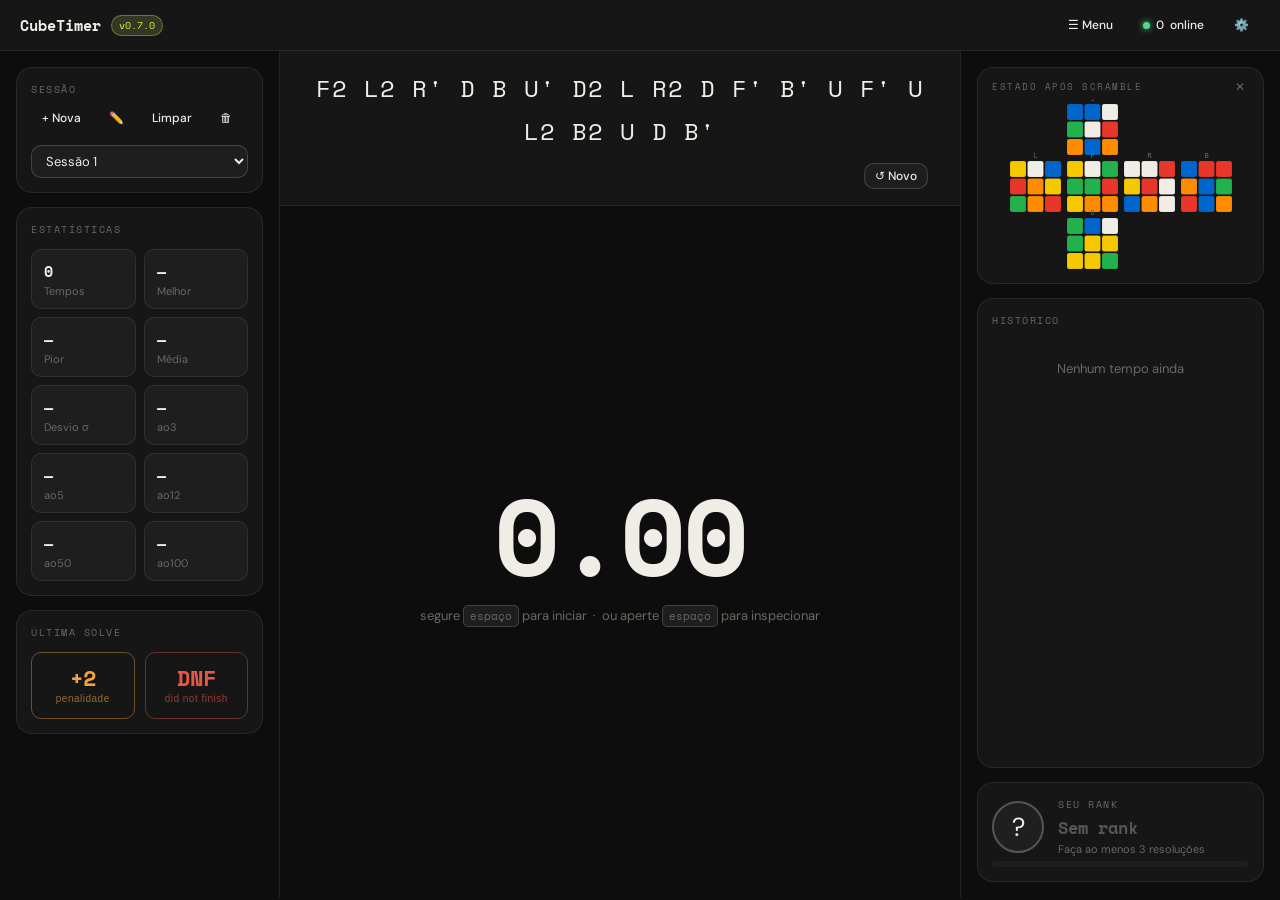
<file: index.html>
<!DOCTYPE html>
<html lang="pt-BR">
<head>
  <meta charset="UTF-8" />
  <meta name="viewport" content="width=device-width, initial-scale=1.0" />
  <title>CubeTimer</title>
  <script>
    (function() {
      const params = new URLSearchParams(window.location.search);
      if (params.get('view') === 'mobile') {
        document.documentElement.classList.add('mobile-mode');
      }
    })();
  </script>
  <link rel="preconnect" href="https://fonts.googleapis.com" />
  <link href="https://fonts.googleapis.com/css2?family=Space+Mono:wght@400;700&family=DM+Sans:wght@300;400;500&display=swap" rel="stylesheet" />
  <link rel="stylesheet" href="css/styles.css" />
  <style>
    /* ═══════════════════════════════
       BATALHA v3 — Layout 3 colunas
    ═══════════════════════════════ */
    .bv3-layout {
      display: grid;
      grid-template-columns: 260px 1fr 260px;
      height: calc(100vh - 53px);
      background: var(--bg);
    }

    /* ── Colunas laterais ── */
    .bv3-side {
      display: flex; flex-direction: column;
      border: 2px solid var(--border2);
      border-radius: var(--rl);
      margin: 12px 8px 12px 12px;
      background: var(--surface);
      overflow: hidden;
      transition: border-color .3s, box-shadow .3s;
    }
    .bv3-opp { margin: 12px 12px 12px 8px; }

    .bv3-side.bv3-win  { border-color: #4adb8a; box-shadow: 0 0 20px rgba(74,219,138,.2); }
    .bv3-side.bv3-loss { border-color: #f87171; box-shadow: 0 0 20px rgba(248,113,113,.15); }

    /* Header do jogador */
    .bv3-player-header {
      display: flex; align-items: center; gap: 12px;
      padding: 16px 14px 12px;
      border-bottom: 1px solid var(--border);
      flex-shrink: 0;
    }
    .bv3-opp-header { flex-direction: row-reverse; }

    .bv3-avatar { font-size: 32px; line-height: 1; flex-shrink: 0; }
    .bv3-player-info { display: flex; flex-direction: column; gap: 2px; flex: 1; }
    .bv3-opp-info { align-items: flex-end; text-align: right; }
    .bv3-player-name { font-size: 13px; font-weight: 600; color: var(--text); white-space: nowrap; overflow: hidden; text-overflow: ellipsis; }
    .bv3-player-time {
      font-family: var(--mono); font-size: 26px; font-weight: 700;
      color: var(--accent); line-height: 1;
    }
    .bv3-player-time.bv3-time-done { color: var(--success); }
    .bv3-player-wins { font-family: var(--mono); font-size: 12px; color: var(--muted); }

    /* Histórico de rounds */
    .bv3-history-list {
      flex: 1; overflow-y: auto; padding: 8px 0;
      scrollbar-width: thin; scrollbar-color: var(--border2) transparent;
    }
    .bv3-history-empty { font-size: 12px; color: var(--muted); text-align: center; padding: 16px; }

    .bv3-hist-row {
      display: grid; grid-template-columns: 28px 1fr auto;
      align-items: center; gap: 8px;
      padding: 6px 14px; font-family: var(--mono); font-size: 12px;
      border-left: 2px solid transparent;
      transition: background .1s;
    }
    .bv3-hist-row:hover { background: var(--surface2); }
    .bv3-hist-row.won  { border-left-color: #4adb8a; }
    .bv3-hist-row.lost { border-left-color: #f87171; }
    .bv3-hist-round  { color: var(--muted); font-size: 11px; }
    .bv3-hist-time   { font-weight: 700; color: var(--text); }
    .bv3-hist-result { font-size: 11px; }
    .bv3-hist-row.won  .bv3-hist-result { color: #4adb8a; }
    .bv3-hist-row.lost .bv3-hist-result { color: #f87171; }

    /* Prévia do scramble (lado direito) */
    .bv3-preview-card {
      border-top: 1px solid var(--border);
      padding: 10px 12px;
      display: flex; flex-direction: column; align-items: center; gap: 6px;
      flex-shrink: 0;
    }
    .bv3-preview-label {
      font-family: var(--mono); font-size: 9px; letter-spacing: 1.5px;
      color: var(--muted); align-self: flex-start;
    }

    /* ── Centro ── */
    .bv3-center {
      display: flex; flex-direction: column;
      align-items: center; justify-content: center;
      gap: 16px; padding: 16px 20px;
      position: relative;
    }

    .bv3-scramble-card {
      width: 100%; background: var(--surface);
      border: 1px solid var(--border2); border-radius: var(--rl);
      padding: 14px 18px;
    }
    .bv3-scramble-label {
      font-family: var(--mono); font-size: 9px; letter-spacing: 1.5px;
      color: var(--muted); margin-bottom: 8px;
    }

    /* Mensagem de aguardo */
    .bv3-waiting-msg {
      width: 100%; display: flex; flex-direction: column;
      align-items: center; justify-content: center; gap: 8px;
      background: var(--surface); border: 1px solid var(--border2);
      border-radius: var(--rl); padding: 20px;
    }
    .bv3-waiting-icon { font-size: 28px; }
    .bv3-waiting-text { font-family: var(--mono); font-size: 13px; color: var(--muted); text-align: center; }

    .bv3-vs {
      font-family: var(--mono); font-size: 22px; font-weight: 700;
      color: var(--muted); letter-spacing: 2px;
    }

    .bv3-timer-area {
      display: flex; flex-direction: column; align-items: center; gap: 10px;
      width: 100%; background: var(--surface);
      border: 1px solid var(--border2); border-radius: var(--rl);
      padding: 28px 20px; user-select: none; cursor: default;
    }

    /* Modo foco na batalha */
    .bv3-side { transition: opacity .25s, border-color .3s, box-shadow .3s; }

    /* Mobile */
    @media (max-width: 900px) {
      .bv3-layout {
        grid-template-columns: 1fr;
        grid-template-rows: auto;
        height: auto; overflow-y: auto;
      }
      .bv3-side { margin: 8px 12px 0; }
      .bv3-opp  { margin: 0 12px 8px; }
      .bv3-history-list { max-height: 180px; }
    }
  </style>
</head>
<body>

<header class="header">
  <div class="header-left">
    <span class="logo">CubeTimer</span>
    <span class="vbadge">v0.7.0</span>
  </div>
  <div class="header-right">
    <button class="btn btn-ghost btn-sm" id="btn-show-preview" onclick="toggleScramblePreview()" title="Mostrar prévia do scramble" style="display:none">⬛ Prévia</button>
    <button class="btn btn-ghost btn-sm" id="btn-menu" onclick="showPage('login')">☰ Menu</button>
    <button class="btn btn-ghost btn-sm btn-online" id="btn-online" onclick="toggleOnlinePanel()">
      <span class="online-dot"></span>
      <span id="online-count">0</span> online
    </button>
    <button class="btn btn-ghost btn-sm" id="settings-btn" onclick="toggleSettings()" title="Configurações">⚙️</button>
  </div>
</header>

<main class="layout">
  <!-- Esquerda -->
  <section class="panel panel-left">

    <!-- Card de Sessão -->
    <div class="card session-card">
      <div class="card-header">
        <span class="plabel">SESSÃO</span>
        <div class="session-actions">
          <button class="btn btn-sm btn-ghost" id="btn-new-session" title="Nova sessão">+ Nova</button>
          <button class="btn btn-sm btn-ghost" id="btn-rename-session" title="Renomear sessão">✏️</button>
          <button class="btn btn-sm btn-ghost btn-danger" id="btn-clear" title="Limpar sessão">Limpar</button>
          <button class="btn btn-sm btn-ghost btn-danger" id="btn-delete-session" title="Excluir sessão">🗑</button>
        </div>
      </div>
      <select id="sel-session" style="width:100%;margin-top:2px"></select>
    </div>
    <div class="card" id="stats-card">
      <div class="card-header"><span class="plabel">ESTATÍSTICAS</span></div>
      <div class="stats-grid">
        <div class="stat-item"><span class="stat-val" id="s-count">0</span><span class="stat-lbl">Tempos</span></div>
        <div class="stat-item"><span class="stat-val" id="s-best">—</span><span class="stat-lbl">Melhor</span></div>
        <div class="stat-item"><span class="stat-val" id="s-worst">—</span><span class="stat-lbl">Pior</span></div>
        <div class="stat-item"><span class="stat-val" id="s-mean">—</span><span class="stat-lbl">Média</span></div>
        <div class="stat-item"><span class="stat-val" id="s-sigma">—</span><span class="stat-lbl">Desvio σ</span></div>
        <div class="stat-item"><span class="stat-val" id="s-ao3">—</span><span class="stat-lbl">ao3</span></div>
        <div class="stat-item"><span class="stat-val" id="s-ao5">—</span><span class="stat-lbl">ao5</span></div>
        <div class="stat-item"><span class="stat-val" id="s-ao12">—</span><span class="stat-lbl">ao12</span></div>
        <div class="stat-item"><span class="stat-val" id="s-ao50">—</span><span class="stat-lbl">ao50</span></div>
        <div class="stat-item"><span class="stat-val" id="s-ao100">—</span><span class="stat-lbl">ao100</span></div>
      </div>
    </div>

    <!-- Penalidades -->
    <div class="card" id="card-penalties">
      <div class="card-header"><span class="plabel">ÚLTIMA SOLVE</span></div>
      <div class="penalties-grid">
        <button class="penalty-btn penalty-p2" id="btn-plus2" onclick="applyPlus2()">
          <span class="penalty-label">+2</span>
          <span class="penalty-sub">penalidade</span>
        </button>
        <button class="penalty-btn penalty-dnf" id="btn-dnf" onclick="applyDNF()">
          <span class="penalty-label">DNF</span>
          <span class="penalty-sub">did not finish</span>
        </button>
      </div>
    </div>

  </section>

  <!-- Centro -->
  <section class="panel panel-center">
    <div class="center-inner">
      <div class="scramble-center-card">
        <div class="scramble-text" id="scramble"></div>
        <div style="display:flex;justify-content:flex-end;margin-top:10px">
          <button class="btn btn-sm" id="btn-scramble">↺ Novo</button>
        </div>
      </div>
      <div class="timer-area">
        <div class="timer-display idle" id="timer">0.00</div>
        <div class="timer-hint" id="hint">segure <kbd>espaço</kbd> para iniciar &nbsp;·&nbsp; ou aperte <kbd>espaço</kbd> para inspecionar</div>
      </div>
    </div>
  </section>

  <!-- Direita -->
  <section class="panel panel-right">
    <!-- Scramble Preview -->
    <div class="scramble-preview" id="scramble-preview">
      <div class="scramble-preview-header">
        <span class="scramble-preview-label">Estado após scramble</span>
        <button class="scramble-preview-toggle" id="btn-toggle-preview" onclick="toggleScramblePreview()" title="Ocultar prévia">✕</button>
      </div>
      <div id="scramble-net"></div>
    </div>
    <div class="card history-card">
      <div class="card-header"><span class="plabel">HISTÓRICO</span></div>
      <div class="history-list" id="history"></div>
    </div>
    <div class="card" id="rank-widget">
      <div class="rank-top">
        <div class="rank-emblem" id="rank-emblem">—</div>
        <div class="rank-info">
          <div class="rank-label">SEU RANK</div>
          <div class="rank-name" id="rank-name">Sem dados</div>
          <div class="rank-div" id="rank-div">Resolva algumas vezes</div>
        </div>
      </div>
      <div class="rank-bar-wrap">
        <div class="rank-bar-info">
          <span id="rank-bar-low"></span>
          <span id="rank-bar-high"></span>
        </div>
        <div class="rank-bar-bg">
          <div class="rank-bar-fill" id="rank-bar-fill" style="width:0%"></div>
        </div>
      </div>
      <div class="rank-avg" id="rank-avg"></div>
    </div>
  </section>
</main>


<!-- ── Modal de confirmação de exclusão de sessão ── -->
<div class="modal-overlay" id="delete-session-overlay" style="display:none" onclick="closeDeleteSession()">
  <div class="modal" onclick="event.stopPropagation()">
    <div class="modal-header">
      <span class="modal-title">Excluir sessão</span>
      <button class="btn btn-ghost btn-sm" onclick="closeDeleteSession()">✕</button>
    </div>
    <div class="modal-body">
      <p style="font-size:14px;color:var(--text);line-height:1.6;">
        Tem certeza que deseja excluir a sessão <strong id="delete-session-name" style="color:var(--accent)"></strong>?
      </p>
      <p style="font-size:12px;color:var(--muted);margin-top:8px;line-height:1.6;">
        Todos os <strong id="delete-session-count"></strong> tempos serão perdidos permanentemente.
      </p>
    </div>
    <div class="modal-footer" style="justify-content:space-between;">
      <button class="btn btn-sm btn-ghost" onclick="closeDeleteSession()">Cancelar</button>
      <button class="btn btn-sm" id="btn-confirm-delete-session" style="background:var(--danger);color:#fff;border-color:var(--danger);" onclick="confirmDeleteSession()">Excluir sessão</button>
    </div>
  </div>
</div>

<div class="modal-overlay" id="clear-session-overlay" style="display:none" onclick="closeClearSession()">
  <div class="modal" onclick="event.stopPropagation()">
    <div class="modal-header">
      <span class="modal-title">Limpar sessão</span>
      <button class="btn btn-ghost btn-sm" onclick="closeClearSession()">✕</button>
    </div>
    <div class="modal-body">
      <p style="font-size:14px;color:var(--text);line-height:1.6;">
        Tem certeza que deseja limpar a sessão <strong id="clear-session-name" style="color:var(--accent)"></strong>?
      </p>
      <p style="font-size:12px;color:var(--muted);margin-top:8px;line-height:1.6;">
        Todos os <strong id="clear-session-count"></strong> serão apagados. A sessão continuará existindo.
      </p>
    </div>
    <div class="modal-footer" style="justify-content:space-between;">
      <button class="btn btn-sm btn-ghost" onclick="closeClearSession()">Cancelar</button>
      <button class="btn btn-sm" style="background:var(--danger);color:#fff;border-color:var(--danger);" onclick="confirmClearSession()">Limpar sessão</button>
    </div>
  </div>
</div>

<div class="modal-overlay" id="session-name-overlay" style="display:none" onclick="closeSessionNameModal()">
  <div class="modal" onclick="event.stopPropagation()">
    <div class="modal-header">
      <span class="modal-title" id="session-name-title">Nova sessão</span>
      <button class="btn btn-ghost btn-sm" onclick="closeSessionNameModal()">✕</button>
    </div>
    <div class="modal-body">
      <label class="modal-label" for="session-name-input">Nome da sessão</label>
      <input class="modal-input" id="session-name-input" type="text" maxlength="40" placeholder="Digite o nome da sessão..." />
      <p id="session-name-help" style="font-size:12px;color:var(--muted);margin-top:8px;line-height:1.6;"></p>
    </div>
    <div class="modal-footer" style="justify-content:space-between;">
      <button class="btn btn-sm btn-ghost" onclick="closeSessionNameModal()">Cancelar</button>
      <button class="btn btn-sm" id="btn-confirm-session-name" onclick="confirmSessionNameModal()">Salvar</button>
    </div>
  </div>
</div>

<div class="toast" id="toast"></div>

<!-- ── Overlay de Rank Up ── -->
<div class="rankup-overlay" id="rankup-overlay" onclick="closeRankUp()">
  <div class="rankup-card" onclick="event.stopPropagation()">
    <div class="rankup-glow"></div>
    <div class="rankup-confetti" id="rankup-confetti"></div>
    <div class="rankup-label">Promoção!</div>
    <div class="rankup-title">Novo Rank</div>
    <div class="rankup-icon" id="rankup-icon">🏆</div>
    <div class="rankup-name" id="rankup-name">—</div>
    <div class="rankup-div"  id="rankup-div"></div>
    <div class="rankup-msg"  id="rankup-msg"></div>
    <button class="rankup-btn" onclick="closeRankUp()">Continuar</button>
  </div>
</div>



<!-- ── PÁGINA BATALHA ── -->
<div id="page-login" class="login-page" style="display:none">
  <div class="login-inner">
    <div class="login-hero">
      <div class="login-hero-badge">v1.7.0</div>
      <div class="login-hero-icon">🧊</div>
      <div class="login-hero-title">CubeTimer</div>
      <div class="login-hero-sub">Escolha um modo para começar.</div>
    </div>

    <div class="login-grid">
      <button class="mode-card mode-timer" onclick="showPage('timer')">
        <div class="mode-top">
          <div class="mode-icon">⏱</div>
          <div class="mode-title">Timer</div>
          <div class="mode-pill">principal</div>
        </div>
        <div class="mode-desc">Treine seus tempos com inspeção, histórico, médias e rank.</div>
        <div class="mode-cta">Abrir Timer →</div>
      </button>

      <button class="mode-card mode-learn" onclick="showPage('learn')">
        <div class="mode-top">
          <div class="mode-icon">🎓</div>
          <div class="mode-title">Aprender</div>
          <div class="mode-pill">trilha</div>
        </div>
        <div class="mode-desc">Lições estilo trilha com notação, iniciante e CFOP.</div>
        <div class="mode-cta">Abrir Aprender →</div>
      </button>

      <button class="mode-card mode-battle" onclick="showPage('battle')">
        <div class="mode-top">
          <div class="mode-icon">⚔️</div>
          <div class="mode-title">Batalha</div>
          <div class="mode-pill">online</div>
        </div>
        <div class="mode-desc">Crie uma sala e dispute com um amigo em rounds.</div>
        <div class="mode-cta">Entrar na Batalha →</div>
      </button>

      <button class="mode-card mode-ranked" onclick="showPage('ranked')">
        <div class="mode-top">
          <div class="mode-icon">🏆</div>
          <div class="mode-title">Ranked</div>
          <div class="mode-pill mode-pill-ranked">competitivo</div>
        </div>
        <div class="mode-desc">Busque adversários e acumule troféus. Ranking global em tempo real.</div>
        <div class="mode-cta">Jogar Ranked →</div>
      </button>
    </div>

    <div class="login-footer">
      <button class="chip" onclick="openProfileModal()">✏️ Perfil</button>
      <button class="chip" onclick="toggleSettings()">⚙️ Configurações</button>
    </div>
  </div>
</div>

<!-- ── PÁGINA BATALHA ── -->
<div id="page-battle" class="battle-page" style="display:none">
  <div class="battle-topbar">
    <button class="btn btn-ghost btn-sm" onclick="leaveBattle()">← Voltar</button>
    <div class="battle-topbar-title">⚔️ Modo Batalha</div>
    <div style="width:80px"></div>
  </div>

  <!-- Lobby -->
  <div id="battle-lobby" class="battle-section">
    <div class="battle-lobby-inner">
      <div class="battle-hero-icon">⚔️</div>
      <h2 class="battle-hero-title">Modo Batalha</h2>
      <p class="battle-hero-sub">Crie uma sala, compartilhe o código com seu amigo e disputem quem faz o melhor tempo!</p>
      <button class="btn-complete" style="margin-top:8px" onclick="createRoom()">Criar Sala</button>
      <div class="battle-divider"><span>ou</span></div>
      <div class="battle-join-row">
        <input class="modal-input" id="join-code" placeholder="Código da sala..." maxlength="6" style="text-transform:uppercase;letter-spacing:3px;text-align:center;font-family:var(--mono)" oninput="this.value=this.value.toUpperCase()" />
        <button class="btn-complete" onclick="joinRoom()">Entrar</button>
      </div>
    </div>
  </div>

  <!-- Sala aguardando -->
  <div id="battle-waiting" class="battle-section" style="display:none">
    <div class="battle-lobby-inner">
      <div class="battle-hero-icon">⏳</div>
      <h2 class="battle-hero-title">Aguardando adversário</h2>
      <p class="battle-hero-sub">Compartilhe este código com seu amigo:</p>
      <div class="battle-code-display" id="battle-code-display">——</div>
      <p style="font-size:12px;color:var(--muted);margin-top:4px">A batalha começa quando ele entrar</p>
      <button class="btn btn-ghost btn-sm btn-danger" style="margin-top:16px" onclick="cancelRoom()">Cancelar sala</button>
    </div>
  </div>

  <!-- Arena ativa — layout 3 colunas -->
  <div id="battle-arena" style="display:none;width:100%;height:calc(100vh - 53px);overflow:hidden;">
    <div class="bv3-layout">

      <!-- ── Coluna esquerda: meu painel ── -->
      <div class="bv3-side bv3-me" id="bv3-me-panel">
        <div class="bv3-player-header">
          <div class="bv3-avatar" id="bv3-me-avatar">🧊</div>
          <div class="bv3-player-info">
            <div class="bv3-player-name" id="bv3-me-name">Você</div>
            <div class="bv3-player-time" id="bv3-me-time">—</div>
            <div class="bv3-player-wins" id="bv3-me-wins">0W</div>
          </div>
        </div>
        <div class="bv3-history-list" id="bv3-me-history">
          <div class="bv3-history-empty">Nenhum round ainda</div>
        </div>
      </div>

      <!-- ── Coluna central: scramble + timer ── -->
      <div class="bv3-center">
        <!-- Scramble (some quando rodando) -->
        <div class="bv3-scramble-card" id="bv3-scramble-card">
          <div class="bv3-scramble-label">SCRAMBLE — ROUND <span id="battle-round">1</span></div>
          <div class="scramble-text" id="battle-scramble"></div>
        </div>
        <!-- Mensagem de aguardo (aparece quando rodando) -->
        <div class="bv3-waiting-msg" id="bv3-waiting-msg" style="display:none">
          <div class="bv3-waiting-icon">⏳</div>
          <div class="bv3-waiting-text">Aguardando finalizar round...</div>
        </div>

        <div class="bv3-vs">VS</div>

        <!-- Timer -->
        <div class="bv3-timer-area">
          <div class="timer-display idle" id="battle-timer"
            ontouchstart="battleTouchDown(event)" ontouchend="battleTouchUp(event)">0.00</div>
          <div class="timer-hint" id="battle-hint">segure <kbd>espaço</kbd> para iniciar &nbsp;·&nbsp; ou aperte <kbd>espaço</kbd> para inspecionar</div>
        </div>
        <div class="battle-status" id="battle-status"></div>
      </div>

      <!-- ── Coluna direita: painel adversário + prévia ── -->
      <div class="bv3-side bv3-opp" id="bv3-opp-panel">
        <div class="bv3-player-header bv3-opp-header">
          <div class="bv3-player-info bv3-opp-info">
            <div class="bv3-player-name" id="bv3-opp-name">Adversário</div>
            <div class="bv3-player-time" id="bv3-opp-time">—</div>
            <div class="bv3-player-wins" id="bv3-opp-wins">0W</div>
          </div>
          <div class="bv3-avatar" id="bv3-opp-avatar">❓</div>
        </div>
        <div class="bv3-history-list" id="bv3-opp-history">
          <div class="bv3-history-empty">Nenhum round ainda</div>
        </div>
        <!-- Prévia do scramble -->
        <div class="bv3-preview-card">
          <div class="bv3-preview-label">PRÉVIA</div>
          <div id="bv3-scramble-net"></div>
        </div>
      </div>

    </div>
  </div>
</div>


<!-- ── PÁGINA RANKED ── -->
<div id="page-ranked" class="battle-page" style="display:none">
  <div class="battle-topbar">
    <button class="btn btn-ghost btn-sm" onclick="leaveRanked()">← Voltar</button>
    <div class="battle-topbar-title">🏆 Modo Ranked</div>
    <div style="display:flex;align-items:center;gap:10px;">
      <span class="ranked-trophy-badge" id="ranked-my-trophies-header">🏆 —</span>
    </div>
  </div>

  <!-- Lobby ranked -->
  <div id="ranked-lobby" class="battle-section">
    <div class="ranked-lobby-inner">

      <!-- Card do jogador -->
      <div class="ranked-profile-card" id="ranked-profile-card">
        <div class="ranked-profile-avatar" id="ranked-lobby-avatar">🧊</div>
        <div class="ranked-profile-info">
          <div class="ranked-profile-name" id="ranked-lobby-name">—</div>
          <div class="ranked-trophy-row">
            <span class="ranked-trophy-icon">🏆</span>
            <span class="ranked-trophy-count" id="ranked-lobby-trophies">0</span>
            <span class="ranked-trophy-label">troféus</span>
          </div>
          <div class="ranked-record" id="ranked-lobby-record">0V · 0D</div>
        </div>
      </div>

      <!-- Botão buscar -->
      <div id="ranked-search-area">
        <button class="btn-complete ranked-search-btn" id="btn-find-match" onclick="findRankedMatch()">
          🔍 Buscar Partida
        </button>
        <p class="ranked-search-sub">Você será pareado com um adversário de nível similar</p>
      </div>

      <!-- Buscando... -->
      <div id="ranked-searching" style="display:none;flex-direction:column;align-items:center;gap:16px;">
        <div class="ranked-searching-anim">
          <div class="searching-ring"></div>
          <div class="searching-icon">🔍</div>
        </div>
        <div class="ranked-searching-text">Procurando adversário...</div>
        <div class="ranked-searching-sub" id="ranked-search-time">0s</div>
        <button class="btn btn-ghost btn-sm btn-danger" onclick="cancelRankedSearch()">Cancelar busca</button>
      </div>

      <!-- Tabs: ranking global -->
      <div class="ranked-tabs">
        <button class="ranked-tab active" onclick="switchRankedTab('leaderboard')">🏆 Ranking Global</button>
        <button class="ranked-tab" onclick="switchRankedTab('history')">📋 Meu Histórico</button>
      </div>

      <!-- Leaderboard -->
      <div id="ranked-tab-leaderboard" class="ranked-tab-content">
        <div class="ranked-leaderboard" id="ranked-leaderboard">
          <div class="ranked-loading">Carregando ranking...</div>
        </div>
      </div>

      <!-- Histórico pessoal -->
      <div id="ranked-tab-history" class="ranked-tab-content" style="display:none">
        <div class="ranked-leaderboard" id="ranked-history-list">
          <div class="ranked-loading">Carregando histórico...</div>
        </div>
      </div>

    </div>
  </div>

  <!-- Arena ranked (igual batalha mas com contexto ranked) -->
  <div id="ranked-arena" class="battle-section" style="display:none">
    <div class="battle-arena-inner">

      <!-- Scramble -->
      <div class="battle-scramble-card">
        <span class="plabel">SCRAMBLE — ROUND <span id="ranked-round">1</span></span>
        <div class="scramble-text" id="ranked-scramble" style="margin-top:8px"></div>
      </div>

      <!-- Placar com troféus em jogo -->
      <div class="ranked-stakes-bar">
        <span class="ranked-stakes-win">+7 🏆</span>
        <span class="ranked-stakes-label">troféus em jogo</span>
        <span class="ranked-stakes-loss">-5 🏆</span>
      </div>

      <!-- Scoreboard -->
      <div class="battle-scoreboard">
        <div class="battle-player-card" id="rp-me">
          <div class="bp-avatar" id="rp-me-avatar">🧊</div>
          <div class="bp-info">
            <div class="bp-name" id="rp-me-name">Você</div>
            <div class="bp-score" id="rp-me-score">—</div>
          </div>
          <div class="bp-wins" id="rp-me-wins">0 vitórias</div>
        </div>
        <div class="battle-vs">VS</div>
        <div class="battle-player-card" id="rp-opp">
          <div class="bp-avatar" id="rp-opp-avatar">❓</div>
          <div class="bp-info">
            <div class="bp-name" id="rp-opp-name">Adversário</div>
            <div class="bp-score" id="rp-opp-score">—</div>
          </div>
          <div class="bp-wins" id="rp-opp-wins">0 vitórias</div>
        </div>
      </div>

      <!-- Timer ranked -->
      <div class="battle-timer-area">
        <div class="timer-display idle" id="ranked-timer" ontouchstart="rankedTouchStart(event)" ontouchend="rankedTouchEnd(event)">0.00</div>
        <div class="timer-hint" id="ranked-hint">segure <kbd>espaço</kbd> para iniciar</div>
      </div>

      <div class="battle-status" id="ranked-status"></div>
    </div>
  </div>

  <!-- Resultado final da partida -->
  <div id="ranked-result" class="battle-section" style="display:none">
    <div class="ranked-result-inner">
      <div class="ranked-result-icon" id="ranked-result-icon">🏆</div>
      <div class="ranked-result-title" id="ranked-result-title">Vitória!</div>
      <div class="ranked-result-sub" id="ranked-result-sub"></div>
      <div class="ranked-result-trophies" id="ranked-result-trophies"></div>
      <div class="ranked-result-total" id="ranked-result-total"></div>
      <div style="display:flex;gap:12px;margin-top:8px;flex-wrap:wrap;justify-content:center;">
        <button class="btn-complete" onclick="findRankedMatch()">🔍 Buscar nova partida</button>
        <button class="btn btn-ghost btn-sm" onclick="leaveRanked()">← Voltar ao lobby</button>
      </div>
    </div>
  </div>
</div>

<!-- ── Painel Online ── -->
<div class="online-panel" id="online-panel" style="display:none">
  <div class="online-panel-header">
    <span class="online-panel-title">🟢 Jogadores Online</span>
    <button class="btn btn-ghost btn-sm" onclick="toggleOnlinePanel()">✕</button>
  </div>
  <div class="online-panel-list" id="online-list"></div>
  <div class="online-panel-footer">
    <button class="btn btn-sm" onclick="openProfileModal()">✏️ Editar perfil</button>
  </div>
</div>


<!-- ── Painel de Configurações ── -->
<div class="settings-panel" id="settings-panel">
  <div class="settings-header" style="padding:14px 24px;border-bottom:1px solid var(--border);display:flex;align-items:center;justify-content:space-between;background:var(--surface);position:sticky;top:0;z-index:1;">
    <div style="display:flex;align-items:center;gap:12px;">
      <button class="btn btn-ghost btn-sm" onclick="toggleSettings()">← Voltar</button>
      <span class="settings-header-title">⚙️ Configurações</span>
    </div>
    <button class="btn btn-ghost btn-sm" onclick="toggleSettings()">✕</button>
  </div>
  <div style="flex:1;overflow-y:auto;max-width:640px;width:100%;margin:0 auto;padding:8px 0 40px;">

  <!-- Perfil -->
  <div class="settings-section">
    <div class="settings-section-title">PERFIL</div>
    <div class="settings-row">
      <div>
        <div class="settings-label" id="cfg-profile-name">—</div>
        <div class="settings-sublabel">nickname · avatar</div>
      </div>
      <button class="btn btn-sm" onclick="openProfileModal()">✏️ Editar</button>
    </div>
  </div>

  <!-- Áudio -->
  <div class="settings-section">
    <div class="settings-section-title">ÁUDIO</div>
    <div class="settings-row">
      <div><div class="settings-label">Bips de inspeção</div></div>
      <label class="toggle">
        <input type="checkbox" id="cfg-sound" onchange="saveCfg()">
        <span class="toggle-slider"></span>
      </label>
    </div>
    <div class="settings-row">
      <div><div class="settings-label">Volume</div></div>
      <input type="range" class="settings-slider" id="cfg-volume" min="0" max="100" step="5" oninput="saveCfg()" style="width:120px">
    </div>
  </div>

  <!-- Timer -->
  <div class="settings-section">
    <div class="settings-section-title">TIMER</div>
    <div class="settings-row">
      <div><div class="settings-label">Inspeção de 15s</div></div>
      <label class="toggle">
        <input type="checkbox" id="cfg-inspection" onchange="saveCfg()">
        <span class="toggle-slider"></span>
      </label>
    </div>
    <div class="settings-row">
      <div><div class="settings-label">DNF automático</div><div class="settings-sublabel">ao fim da inspeção</div></div>
      <label class="toggle">
        <input type="checkbox" id="cfg-auto-dnf" onchange="saveCfg()">
        <span class="toggle-slider"></span>
      </label>
    </div>
    <div class="settings-row" style="flex-direction:column;align-items:flex-start;gap:8px">
      <div class="settings-label">Tempo de hold</div>
      <div class="hold-grid" style="width:100%">
        <button class="hold-btn" onclick="setHoldTime(100)">100ms</button>
        <button class="hold-btn" onclick="setHoldTime(300)">300ms</button>
        <button class="hold-btn" onclick="setHoldTime(500)">500ms</button>
      </div>
    </div>
  </div>

  <!-- Visual -->
  <div class="settings-section">
    <div class="settings-section-title">VISUAL</div>
    <div class="settings-row">
      <div><div class="settings-label">Mostrar scramble</div></div>
      <label class="toggle">
        <input type="checkbox" id="cfg-show-scramble" onchange="saveCfg()">
        <span class="toggle-slider"></span>
      </label>
    </div>
    <div class="settings-row">
      <div><div class="settings-label">Mostrar rank</div></div>
      <label class="toggle">
        <input type="checkbox" id="cfg-show-rank" onchange="saveCfg()">
        <span class="toggle-slider"></span>
      </label>
    </div>
    <div class="settings-row" style="flex-direction:column;align-items:flex-start;gap:8px">
      <div class="settings-label">Tamanho do timer</div>
      <div class="font-size-grid" style="width:100%">
        <button class="font-size-btn" onclick="setTimerSize('small')">P</button>
        <button class="font-size-btn" onclick="setTimerSize('medium')">M</button>
        <button class="font-size-btn" onclick="setTimerSize('large')">G</button>
      </div>
    </div>

    <!-- Temas predefinidos -->
    <div class="settings-row" style="flex-direction:column;align-items:flex-start;gap:10px;margin-top:4px">
      <div class="settings-label">Tema de cor</div>
      <div class="theme-grid">
        <div class="theme-swatch" style="background:#d4f244;color:#000" onclick="setTheme('green')">Verde</div>
        <div class="theme-swatch" style="background:#7dd3fc;color:#000" onclick="setTheme('blue')">Azul</div>
        <div class="theme-swatch" style="background:#c084fc;color:#000" onclick="setTheme('purple')">Roxo</div>
        <div class="theme-swatch" style="background:#f87171;color:#000" onclick="setTheme('red')">Rubi</div>
        <div class="theme-swatch" style="background:#fb923c;color:#000" onclick="setTheme('orange')">Laranja</div>
        <div class="theme-swatch" style="background:#34d399;color:#000" onclick="setTheme('teal')">Teal</div>
        <div class="theme-swatch" style="background:#f472b6;color:#000" onclick="setTheme('pink')">Rosa</div>
        <div class="theme-swatch" style="background:#fbbf24;color:#000" onclick="setTheme('amber')">Âmbar</div>
        <div class="theme-swatch" style="background:#ffffff;color:#000" onclick="setTheme('white')">Branco</div>
        <div class="theme-swatch" style="background:#22d3ee;color:#000" onclick="setTheme('cyan')">Ciano</div>
        <div class="theme-swatch" style="background:#a3e635;color:#000" onclick="setTheme('lime')">Lima</div>
        <div class="theme-swatch" style="background:#fb7185;color:#000" onclick="setTheme('rose')">Rosa 2</div>
        <div class="theme-swatch" style="background:#f8fafc;color:#1e293b;border:1px solid #cbd5e1" onclick="setTheme('light')">Claro</div>
        <div class="theme-swatch" style="background:#fdf6e3;color:#3b2f1a;border:1px solid #d4c4a0" onclick="setTheme('paper')">Papel</div>
      </div>
    </div>
  </div>

  <!-- Personalização avançada -->
  <div class="settings-section">
    <div class="settings-section-title" style="display:flex;align-items:center;justify-content:space-between;">
      PERSONALIZAÇÃO AVANÇADA
      <button class="btn btn-sm btn-ghost" onclick="resetCustomColors()" style="font-size:11px;padding:3px 8px">↺ Resetar</button>
    </div>
    <p style="font-size:11px;color:var(--muted);margin-bottom:14px;line-height:1.5;">Ajuste individualmente cada cor da interface. Ao editar, o tema ativo é substituído pela sua combinação personalizada.</p>

    <div class="settings-row">
      <div>
        <div class="settings-label">Cor do timer</div>
        <div class="settings-sublabel">número principal</div>
      </div>
      <input type="color" id="custom-timer-color" class="color-picker" oninput="setCustomColor('timer', this.value)">
    </div>
    <div class="settings-row">
      <div>
        <div class="settings-label">Cor do scramble</div>
        <div class="settings-sublabel">texto de embaralhamento</div>
      </div>
      <input type="color" id="custom-scramble-color" class="color-picker" oninput="setCustomColor('scramble', this.value)">
    </div>
    <div class="settings-row">
      <div>
        <div class="settings-label">Cor de destaque</div>
        <div class="settings-sublabel">accent, PB, rank, ready</div>
      </div>
      <input type="color" id="custom-accent-color" class="color-picker" oninput="setCustomColor('accent', this.value)">
    </div>
    <div class="settings-row">
      <div>
        <div class="settings-label">Cor do texto</div>
        <div class="settings-sublabel">textos gerais da interface</div>
      </div>
      <input type="color" id="custom-text-color" class="color-picker" oninput="setCustomColor('text', this.value)">
    </div>
    <div class="settings-row">
      <div>
        <div class="settings-label">Cor de fundo</div>
        <div class="settings-sublabel">fundo principal da tela</div>
      </div>
      <input type="color" id="custom-bg-color" class="color-picker" oninput="setCustomColor('bg', this.value)">
    </div>
  </div>

  <!-- Estatísticas -->
  <div class="settings-section">
    <div class="settings-section-title">ESTATÍSTICAS VISÍVEIS</div>
    <div class="stats-toggle-grid" id="stats-toggle-grid"></div>
  </div>

  <!-- Online -->
  <div class="settings-section">
    <div class="settings-section-title">ONLINE</div>
    <div class="settings-row">
      <div><div class="settings-label">Aparecer como online</div><div class="settings-sublabel">visível para outros jogadores</div></div>
      <label class="toggle">
        <input type="checkbox" id="cfg-online-visible" onchange="saveCfg()">
        <span class="toggle-slider"></span>
      </label>
    </div>
  </div>
  </div><!-- fim do conteúdo scrollável -->
</div>

<!-- ── Modal de Perfil ── -->
<div class="modal-overlay" id="modal-overlay" style="display:none" onclick="closeProfileModal()">
  <div class="modal" onclick="event.stopPropagation()">
    <div class="modal-header">
      <span class="modal-title">Seu Perfil</span>
      <button class="btn btn-ghost btn-sm" onclick="closeProfileModal()">✕</button>
    </div>
    <div class="modal-body">
      <div class="avatar-picker" id="avatar-picker"></div>
      <div style="margin-top:16px">
        <label class="modal-label">Nickname</label>
        <input class="modal-input" id="profile-nickname" type="text" maxlength="20" placeholder="Seu nome..." />
      </div>
    </div>
    <div class="modal-footer">
      <button class="btn-complete" onclick="saveProfile()">Salvar</button>
    </div>
  </div>
</div>

<!-- ── Modal de Detalhes da Solve ── -->
<div class="modal-overlay" id="solve-detail-overlay" style="display:none" onclick="closeSolveDetail()">
  <div class="modal solve-detail-modal" onclick="event.stopPropagation()">
    <div class="modal-header">
      <span class="modal-title" id="solve-detail-title">Solve #—</span>
      <button class="btn btn-ghost btn-sm" onclick="closeSolveDetail()">✕</button>
    </div>
    <div class="modal-body">
      <div class="solve-detail-time" id="solve-detail-time">—</div>
      <div class="solve-detail-tags" id="solve-detail-tags"></div>
      <div class="solve-detail-section">
        <span class="solve-detail-label">SCRAMBLE</span>
        <div class="solve-detail-scramble" id="solve-detail-scramble">—</div>
      </div>
    </div>
    <div class="modal-footer" style="gap:8px; justify-content:space-between; align-items:center;">
      <button class="btn btn-sm btn-danger" onclick="deleteSolveFromDetail()">🗑 Deletar</button>
      <div style="display:flex;gap:8px">
        <button class="btn btn-sm" id="btn-copy-solve" onclick="copySolve()">📋 Copiar</button>
        <button class="btn-complete" onclick="reapplyScramble()">↺ Recriar scramble</button>
      </div>
    </div>
  </div>
</div>

<!-- ── Rank Widget ── -->
<!-- ═══ PÁGINA APRENDER ═══ -->
<div id="page-learn" class="learn-page">
  <div class="learn-topbar">
    <div>
      <div class="learn-topbar-title">🎓 Trilha de Aprendizado</div>
      <div class="learn-topbar-sub">Princípios → Método Iniciante → CFOP</div>
    </div>
    <button class="btn btn-ghost btn-sm" onclick="showPage('timer')">← Voltar ao Timer</button>
  </div>

  <!-- Vista da trilha (tela cheia) -->
  <div id="trail-overview" class="trail-overview">
    <div class="trail-overview-inner" id="trail-overview-inner"></div>
  </div>

  <!-- Vista do conteúdo da lição -->
  <div id="lesson-view" class="lesson-view" style="display:none">
    <div class="lesson-view-topbar">
      <button class="btn btn-ghost btn-sm" onclick="backToTrail()">← Trilha</button>
      <span class="lesson-view-title" id="lesson-view-title"></span>
      <div style="width:80px"></div>
    </div>
    <div class="learn-body">
      <div class="learn-trail-col" id="trail-col"></div>
      <div class="learn-detail-col" id="lesson-detail"></div>
    </div>
  </div>
</div>
<script src="js/app.js"></script>
</body>
</html>
</file>
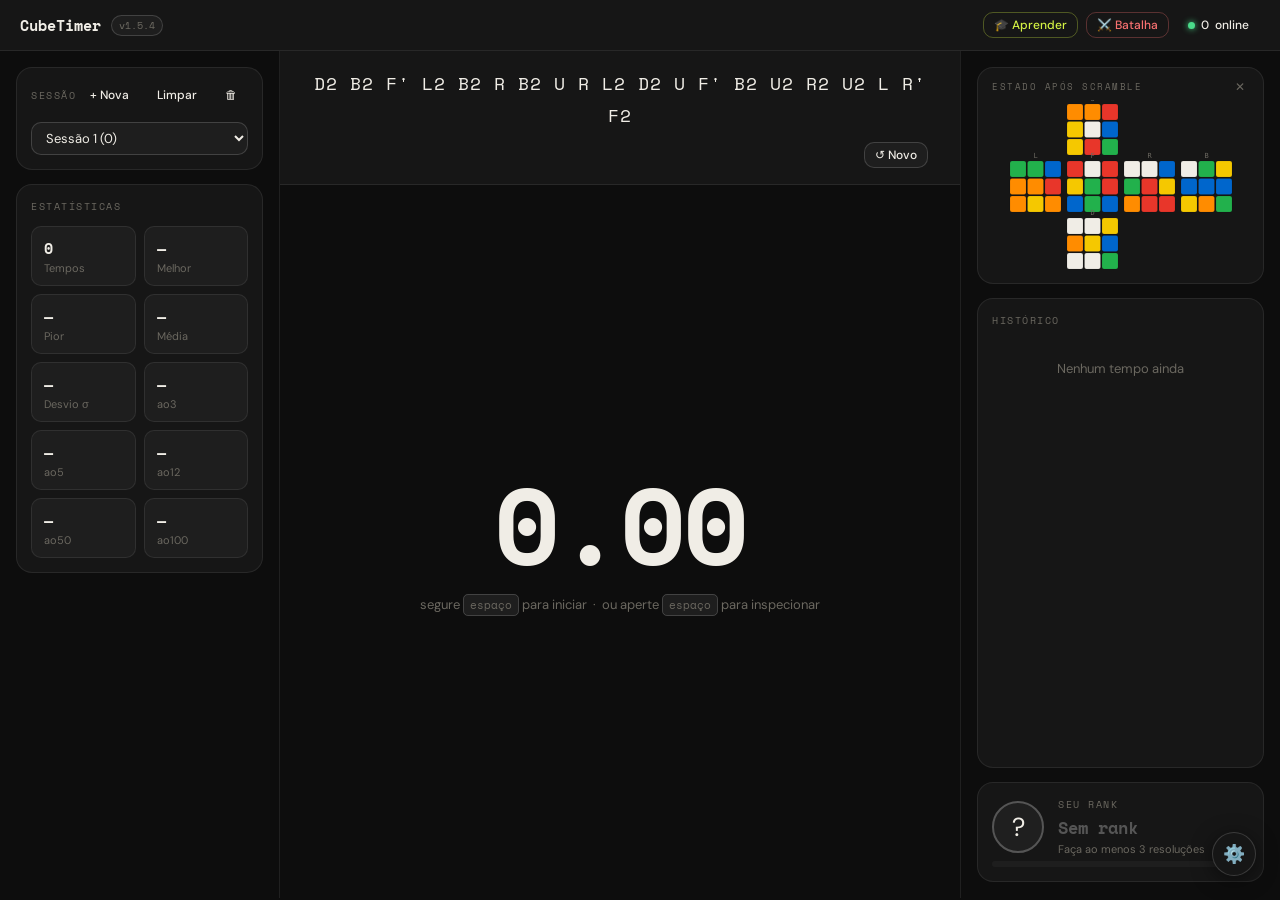
<file: Index.html>
<!DOCTYPE html>
<html lang="pt-BR">
<head>
  <meta charset="UTF-8" />
  <meta name="viewport" content="width=device-width, initial-scale=1.0" />
  <title>CubeTimer</title>
  <link rel="preconnect" href="https://fonts.googleapis.com" />
  <link href="https://fonts.googleapis.com/css2?family=Space+Mono:wght@400;700&family=DM+Sans:wght@300;400;500&display=swap" rel="stylesheet" />
  <style>
    *, *::before, *::after { box-sizing: border-box; margin: 0; padding: 0; }

    :root {
      --bg:       #0d0d0d;
      --surface:  #161616;
      --surface2: #1e1e1e;
      --border:   rgba(255,255,255,0.08);
      --border2:  rgba(255,255,255,0.16);
      --text:     #f0ede6;
      --muted:    #6b6860;
      --accent:   #d4f244;
      --danger:   #e8584a;
      --warning:  #f0a340;
      --success:  #4adb8a;
      --mono:     'Space Mono', monospace;
      --sans:     'DM Sans', sans-serif;
      --r:        10px;
      --rl:       16px;
    }

    html, body { height: 100%; }
    body { font-family: var(--sans); background: var(--bg); color: var(--text); min-height: 100vh; overflow-x: hidden; }

    /* Header */
    .header { display: flex; align-items: center; justify-content: space-between; padding: 12px 20px; border-bottom: 1px solid var(--border); background: var(--surface); position: sticky; top: 0; z-index: 10; gap: 10px; flex-wrap: wrap; }
    .header-left { display: flex; align-items: center; gap: 10px; }
    .logo { font-family: var(--mono); font-size: 15px; font-weight: 700; }
    .vbadge { font-family: var(--mono); font-size: 10px; background: var(--surface2); border: 1px solid var(--border2); color: var(--muted); padding: 2px 7px; border-radius: 99px; }
    .header-right { display: flex; align-items: center; gap: 8px; flex-wrap: wrap; }

    /* Buttons */
    .btn { font-family: var(--sans); font-size: 13px; font-weight: 500; padding: 6px 14px; border-radius: var(--r); border: 1px solid var(--border2); background: var(--surface2); color: var(--text); cursor: pointer; transition: background .15s, transform .1s; white-space: nowrap; }
    .btn:hover { background: #2a2a2a; }
    .btn:active { transform: scale(0.97); }
    .btn-ghost { background: transparent; border-color: transparent; }
    .btn-ghost:hover { background: var(--surface2); }
    .btn-sm { font-size: 12px; padding: 4px 10px; }
    .btn-danger:hover { color: var(--danger); }

    /* Select */
    select { font-family: var(--sans); font-size: 13px; background: var(--surface2); color: var(--text); border: 1px solid var(--border2); border-radius: var(--r); padding: 6px 10px; cursor: pointer; outline: none; }

    /* Layout */
    .layout { display: grid; grid-template-columns: 280px 1fr 320px; height: calc(100vh - 53px); }
    .panel { padding: 16px; display: flex; flex-direction: column; gap: 14px; overflow: hidden; }
    .panel-left { border-right: 1px solid var(--border); overflow-y: auto; }
    .panel-right { border-left: 1px solid var(--border); overflow-y: auto; }
    .panel-center { display: flex; align-items: center; justify-content: center; }

    /* Cards */
    .card { background: var(--surface); border: 1px solid var(--border); border-radius: var(--rl); padding: 14px; }
    .card-header { display: flex; justify-content: space-between; align-items: center; margin-bottom: 12px; }
    .plabel { font-family: var(--mono); font-size: 10px; letter-spacing: 1.5px; color: var(--muted); }

    /* Scramble */
    .scramble-text { font-family: var(--mono); font-size: 13px; line-height: 1.9; word-break: break-all; }

    /* Stats */
    .stats-grid { display: grid; grid-template-columns: 1fr 1fr; gap: 8px; }
    .stat-item { background: var(--surface2); border: 1px solid var(--border); border-radius: var(--r); padding: 10px 12px; }
    .stat-val { font-family: var(--mono); font-size: 15px; font-weight: 700; display: block; }
    .stat-lbl { font-size: 11px; color: var(--muted); margin-top: 2px; display: block; }

    /* Timer */
    .panel-center { display: flex; align-items: stretch; justify-content: center; padding: 0; position: relative; }
    .center-inner { display: flex; flex-direction: column; width: 100%; height: 100%; }
    .scramble-center-card { display: flex; flex-direction: column; width: 100%; background: var(--surface); border-bottom: 1px solid var(--border); padding: 16px 32px; border-radius: 0; }
    .scramble-center-card .scramble-text { font-size: clamp(15px, 1.4vw, 19px); line-height: 1.8; text-align: center; letter-spacing: 1px; }
    .timer-area { display: flex; flex-direction: column; align-items: center; justify-content: center; gap: 18px; user-select: none; cursor: default; flex: 1; }
    .timer-display { font-family: var(--mono); font-size: clamp(56px, 9vw, 108px); font-weight: 700; letter-spacing: -3px; line-height: 1; transition: color .12s; }
    .timer-display.idle       { color: var(--text); }
    .timer-display.holding    { color: var(--warning); }
    .timer-display.ready      { color: var(--accent); }
    .timer-display.inspection { color: var(--warning); }
    .timer-display.running    { color: var(--text); }

    @keyframes inspFlash {
      0%, 100% { opacity: 1; }
      50%       { opacity: .2; }
    }
    @keyframes inspPulse {
      0%, 100% { transform: scale(1); }
      50%       { transform: scale(1.04); }
    }

    /* Modo foco — esconde painéis laterais */
    .layout.focus-mode { grid-template-columns: 0 1fr 0; }
    .layout.focus-mode .panel-left,
    .layout.focus-mode .panel-right { opacity: 0; pointer-events: none; overflow: hidden; transition: opacity .25s; }
    .layout.focus-mode .scramble-center-card { opacity: 0; pointer-events: none; max-height: 0; overflow: hidden; padding: 0 !important; border: none !important; transition: all .25s; }
    .layout.focus-mode .panel-center .timer-display { font-size: clamp(80px, 14vw, 160px); }
    .layout:not(.focus-mode) .panel-left,
    .layout:not(.focus-mode) .panel-right { opacity: 1; transition: opacity .25s; }
    .layout:not(.focus-mode) .scramble-center-card { opacity: 1; transition: opacity .25s; }
    .timer-hint { font-size: 13px; color: var(--muted); }
    .timer-hint kbd { font-family: var(--mono); font-size: 11px; background: var(--surface2); border: 1px solid var(--border2); border-radius: 5px; padding: 2px 6px; }

    /* History */
    .history-card { flex: 1; overflow: hidden; display: flex; flex-direction: column; min-height: 0; }
    .history-list { overflow-y: auto; overflow-x: hidden; flex: 1; }
    .history-list::-webkit-scrollbar { width: 4px; }
    .history-list::-webkit-scrollbar-thumb { background: var(--border2); border-radius: 4px; }
    .history-empty { font-size: 13px; color: var(--muted); text-align: center; padding: 20px 0; }

    /* Tabela de histórico */
    .history-table { width: 100%; border-collapse: collapse; font-family: var(--mono); font-size: 13px; }
    .history-table thead tr { border-bottom: 1px solid var(--border2); }
    .history-table th { font-size: 11px; color: var(--muted); font-weight: 400; padding: 6px 5px; text-align: right; letter-spacing: .5px; }
    .history-table th:first-child { text-align: left; }
    .history-table tbody tr { border-bottom: 1px solid var(--border); transition: background .1s; cursor: pointer; }
    .history-table tbody tr:hover { background: var(--surface2); }
    .history-table td { padding: 7px 5px; text-align: right; color: var(--text); }
    .history-table td:first-child { text-align: left; color: var(--muted); font-size: 11px; }
    .history-table td.td-time { font-weight: 700; font-size: 14px; }
    .history-table td.td-time.pb { color: var(--accent); }
    .history-table td.td-time.dnf { color: var(--danger); }
    .history-table td.td-ao { color: var(--muted); }
    .history-table td.td-ao.dnf-ao { color: var(--danger); opacity: .7; }
    .history-table .hi-del { background: none; border: none; color: var(--muted); cursor: pointer; font-size: 12px; padding: 2px 4px; border-radius: 4px; opacity: 0.4; transition: opacity .1s, color .1s; }
    .history-table tbody tr:hover .hi-del { opacity: 1; }
    .history-table .hi-del:focus { opacity: 1; }
    .history-table .hi-del:hover { color: var(--danger); }

    /* ── Modal de detalhes da solve ── */
    .solve-detail-modal { width: 380px; }
    .solve-detail-time { font-family: var(--mono); font-size: 36px; font-weight: 700; text-align: center; padding: 18px 0 8px; }
    .solve-detail-time.dnf-label { color: var(--danger); }
    .solve-detail-time.pb-label  { color: var(--accent); }
    .solve-detail-section { margin-top: 16px; }
    .solve-detail-label { font-family: var(--mono); font-size: 10px; letter-spacing: 1.5px; color: var(--muted); margin-bottom: 8px; display: block; }
    .solve-detail-scramble { font-family: var(--mono); font-size: 13px; line-height: 1.9; background: var(--bg); border: 1px solid var(--border2); border-radius: var(--r); padding: 10px 14px; color: var(--text); word-break: break-all; }
    .solve-detail-tags { display: flex; gap: 8px; flex-wrap: wrap; margin-top: 4px; }
    .solve-tag { font-size: 11px; font-family: var(--mono); padding: 3px 10px; border-radius: 99px; border: 1px solid; }
    .solve-tag.tag-ok  { color: var(--success); border-color: rgba(74,219,138,.3); background: rgba(74,219,138,.07); }
    .solve-tag.tag-p2  { color: var(--warning); border-color: rgba(240,163,64,.3); background: rgba(240,163,64,.07); }
    .solve-tag.tag-dnf { color: var(--danger);  border-color: rgba(232,88,74,.3);  background: rgba(232,88,74,.07); }
    .solve-tag.tag-pb  { color: var(--accent);  border-color: rgba(212,242,68,.3); background: rgba(212,242,68,.07); }


    /* Penalidades */
    .penalties-grid { display: grid; grid-template-columns: 1fr 1fr; gap: 10px; }
    .penalty-btn {
      display: flex; flex-direction: column; align-items: center; justify-content: center;
      gap: 4px; padding: 14px 8px; border-radius: var(--r); cursor: pointer;
      border: 1px solid; background: transparent;
      transition: background .15s, transform .1s;
    }
    .penalty-btn:hover { opacity: .85; }
    .penalty-btn:active { transform: scale(.97); }
    .penalty-p2 { border-color: rgba(240,163,64,.4); color: var(--warning); }
    .penalty-p2:hover { background: rgba(240,163,64,.08); }
    .penalty-dnf { border-color: rgba(232,88,74,.4); color: var(--danger); }
    .penalty-dnf:hover { background: rgba(232,88,74,.08); }
    .penalty-label { font-family: var(--mono); font-size: 22px; font-weight: 700; line-height: 1; }
    .penalty-sub { font-size: 10px; opacity: .6; letter-spacing: .5px; }

    .toast { position: fixed; bottom: 24px; left: 50%; transform: translateX(-50%) translateY(16px); background: var(--surface2); border: 1px solid var(--border2); border-radius: var(--r); padding: 10px 20px; font-size: 13px; opacity: 0; transition: opacity .2s, transform .2s; pointer-events: none; z-index: 100; }
    .toast.show { opacity: 1; transform: translateX(-50%) translateY(0); }

    .btn-battle { border-color: rgba(248,113,113,.3) !important; color: #f87171 !important; }
    .btn-battle:hover { background: rgba(248,113,113,.08) !important; }

    /* ── Página Batalha ── */
    .battle-page { min-height: calc(100vh - 53px); background: var(--bg); display: none; flex-direction: column; }
    .battle-topbar { display: flex; align-items: center; justify-content: space-between; padding: 14px 24px; border-bottom: 1px solid var(--border); background: var(--surface); }
    .battle-topbar-title { font-family: var(--mono); font-size: 14px; font-weight: 700; }
    .battle-section { flex: 1; display: flex; align-items: center; justify-content: center; padding: 32px 20px; }

    /* Lobby */
    .battle-lobby-inner { display: flex; flex-direction: column; align-items: center; gap: 16px; max-width: 400px; width: 100%; text-align: center; }
    .battle-hero-icon { font-size: 64px; line-height: 1; }
    .battle-hero-title { font-family: var(--mono); font-size: 24px; font-weight: 700; }
    .battle-hero-sub { font-size: 14px; color: var(--muted); line-height: 1.7; }
    .battle-divider { display: flex; align-items: center; gap: 12px; width: 100%; color: var(--muted); font-size: 12px; }
    .battle-divider::before, .battle-divider::after { content:''; flex:1; height:1px; background: var(--border2); }
    .battle-join-row { display: flex; gap: 10px; width: 100%; }
    .battle-join-row .modal-input { flex: 1; }
    .battle-code-display { font-family: var(--mono); font-size: 42px; font-weight: 700; letter-spacing: 8px; color: var(--accent); background: rgba(212,242,68,.06); border: 1px solid rgba(212,242,68,.2); border-radius: var(--rl); padding: 16px 32px; cursor: pointer; }
    .battle-code-display:hover::after { content: ' 📋'; font-size: 20px; }

    /* Arena */
    .battle-arena-inner { display: flex; flex-direction: column; gap: 20px; width: 100%; max-width: 700px; }
    .battle-scramble-card { background: var(--surface); border: 1px solid var(--border); border-radius: var(--rl); padding: 16px 20px; }

    /* Placar */
    .battle-scoreboard { display: grid; grid-template-columns: 1fr auto 1fr; align-items: center; gap: 12px; }
    .battle-player-card { background: var(--surface); border: 1px solid var(--border); border-radius: var(--rl); padding: 16px; display: flex; flex-direction: column; align-items: center; gap: 8px; transition: border-color .2s; }
    .battle-player-card.winning { border-color: var(--accent); background: rgba(212,242,68,.04); }
    .battle-player-card.losing  { border-color: rgba(248,113,113,.3); }
    .bp-avatar { font-size: 32px; }
    .bp-name { font-size: 13px; font-weight: 500; text-align: center; }
    .bp-score { font-family: var(--mono); font-size: 22px; font-weight: 700; color: var(--accent); }
    .bp-score.done { color: var(--success); }
    .bp-wins { font-size: 11px; color: var(--muted); font-family: var(--mono); }
    .battle-vs { font-family: var(--mono); font-size: 20px; font-weight: 700; color: var(--muted); }

    /* Timer batalha */
    .battle-timer-area { display: flex; flex-direction: column; align-items: center; gap: 12px; background: var(--surface); border: 1px solid var(--border); border-radius: var(--rl); padding: 28px; }

    /* Status */
    .battle-status { text-align: center; font-size: 14px; color: var(--muted); font-family: var(--mono); min-height: 24px; }
    .battle-status.winner { color: var(--accent); font-size: 18px; font-weight: 700; }
    .battle-status.loser  { color: #f87171; font-size: 16px; }
    .btn-online { display: flex; align-items: center; gap: 6px; }
    .online-dot { width: 7px; height: 7px; border-radius: 50%; background: var(--success); display: inline-block; box-shadow: 0 0 6px var(--success); animation: pulse 2s infinite; }
    @keyframes pulse { 0%,100%{ opacity:1; } 50%{ opacity:.4; } }

    /* ── Painel Online ── */
    .online-panel {
      position: fixed; top: 58px; right: 16px; z-index: 200;
      background: var(--surface); border: 1px solid var(--border2);
      border-radius: var(--rl); width: 260px;
      box-shadow: 0 8px 32px rgba(0,0,0,.5);
      display: flex; flex-direction: column; overflow: hidden;
    }
    .online-panel-header { display: flex; align-items: center; justify-content: space-between; padding: 12px 16px; border-bottom: 1px solid var(--border); }
    .online-panel-title { font-family: var(--mono); font-size: 12px; font-weight: 700; }
    .online-panel-list { display: flex; flex-direction: column; gap: 4px; padding: 10px; max-height: 320px; overflow-y: auto; }
    .online-panel-footer { padding: 10px; border-top: 1px solid var(--border); }

    .online-player {
      display: flex; align-items: center; gap: 10px;
      padding: 8px 10px; border-radius: var(--r);
      background: var(--surface2); border: 1px solid transparent;
      transition: border-color .15s;
    }
    .online-player.is-me { border-color: rgba(212,242,68,.3); }
    .op-avatar { width: 34px; height: 34px; border-radius: 50%; background: var(--surface); display: flex; align-items: center; justify-content: center; font-size: 18px; flex-shrink: 0; border: 2px solid var(--border2); }
    .op-avatar.is-me { border-color: var(--accent); }
    .op-info { flex: 1; min-width: 0; }
    .op-name { font-size: 13px; font-weight: 500; white-space: nowrap; overflow: hidden; text-overflow: ellipsis; }
    .op-rank { font-size: 11px; color: var(--muted); font-family: var(--mono); }
    .op-you { font-size: 10px; color: var(--accent); font-family: var(--mono); }

    /* ── Modal ── */
    .modal-overlay { position: fixed; inset: 0; background: rgba(0,0,0,.6); z-index: 300; display: flex; align-items: center; justify-content: center; }
    .modal { background: var(--surface); border: 1px solid var(--border2); border-radius: var(--rl); width: 340px; overflow: hidden; }
    .modal-header { display: flex; align-items: center; justify-content: space-between; padding: 16px 20px; border-bottom: 1px solid var(--border); }
    .modal-title { font-family: var(--mono); font-size: 14px; font-weight: 700; }
    .modal-body { padding: 20px; }
    .modal-label { font-size: 12px; color: var(--muted); font-family: var(--mono); display: block; margin-bottom: 6px; letter-spacing: 1px; }
    .modal-input { width: 100%; background: var(--surface2); border: 1px solid var(--border2); border-radius: var(--r); color: var(--text); font-family: var(--sans); font-size: 14px; padding: 8px 12px; outline: none; }
    .modal-input:focus { border-color: var(--accent); }
    .modal-footer { padding: 16px 20px; border-top: 1px solid var(--border); display: flex; justify-content: flex-end; }

    /* Avatar picker */
    .avatar-picker { display: grid; grid-template-columns: repeat(6,1fr); gap: 8px; }
    .avatar-opt { width: 40px; height: 40px; border-radius: 50%; border: 2px solid var(--border2); background: var(--surface2); display: flex; align-items: center; justify-content: center; font-size: 20px; cursor: pointer; transition: border-color .15s, transform .1s; }
    .avatar-opt:hover { transform: scale(1.1); border-color: var(--border2); }
    .avatar-opt.selected { border-color: var(--accent); background: rgba(212,242,68,.1); }
    .rank-widget {
      display: flex;
      flex-direction: column;
      gap: 12px;
      flex-shrink: 0;
      border-color: var(--rank-color, var(--border)) !important;
      transition: border-color .3s;
    }

    /* Card penalties fora do painel — desktop: posição fixa no canto esquerdo */
    @media (min-width: 761px) {
      #card-penalties {
        position: fixed;
        bottom: 24px;
        left: 24px;
        z-index: 50;
        width: 232px;
        box-shadow: 0 4px 24px rgba(0,0,0,.4);
      }
    }
    .rank-top { display: flex; align-items: center; gap: 14px; }
    .rank-emblem {
      width: 52px; height: 52px; border-radius: 50%;
      display: flex; align-items: center; justify-content: center;
      font-size: 26px; flex-shrink: 0;
      border: 2px solid var(--rank-color, #555);
      background: color-mix(in srgb, var(--rank-color, #555) 15%, transparent);
      transition: border-color .3s, background .3s;
    }
    .rank-info { flex: 1; min-width: 0; }
    .rank-label { font-size: 10px; font-family: var(--mono); letter-spacing: 1.5px; color: var(--muted); margin-bottom: 3px; }
    .rank-name { font-family: var(--mono); font-size: 17px; font-weight: 700; color: var(--rank-color, var(--text)); white-space: nowrap; overflow: hidden; text-overflow: ellipsis; }
    .rank-div { font-size: 11px; color: var(--muted); margin-top: 2px; }
    .rank-bar-wrap { display: flex; flex-direction: column; gap: 5px; }
    .rank-bar-info { display: flex; justify-content: space-between; font-size: 11px; color: var(--muted); font-family: var(--mono); }
    .rank-bar-bg { height: 6px; background: var(--surface2); border-radius: 99px; overflow: hidden; }
    .rank-bar-fill { height: 100%; border-radius: 99px; background: var(--rank-color, var(--accent)); transition: width .6s cubic-bezier(.4,0,.2,1); }
    .rank-avg { font-size: 11px; color: var(--muted); font-family: var(--mono); text-align: center; }

    /* ── Responsive Mobile ── */
    @media (max-width: 760px) {
      /* Header */
      .header { padding: 10px 14px; gap: 8px; }
      .logo { font-size: 14px; }
      .header-right { gap: 6px; }
      .header-right .btn { font-size: 11px; padding: 5px 10px; }

      /* Layout principal — coluna única com ordem repensada */
      .layout {
        display: flex; flex-direction: column;
        height: auto; min-height: calc(100vh - 49px);
      }

      /* Centro vem primeiro: timer + scramble em destaque */
      .panel-center {
        order: 1;
        min-height: 52vh;
        padding: 0;
        border-bottom: 1px solid var(--border);
      }
      .center-inner { height: 100%; }
      .scramble-center-card {
        padding: 12px 16px 10px;
      }
      .scramble-center-card .scramble-text {
        font-size: 13px; letter-spacing: 0.5px; line-height: 1.7;
      }
      .timer-area { gap: 10px; padding: 0 16px 16px; }
      .timer-display { font-size: clamp(64px, 18vw, 96px); }
      .timer-hint { font-size: 12px; text-align: center; }

      /* Penalidades ficam abaixo do timer no mobile */
      #card-penalties {
        order: 2;
        margin: 0; border-radius: 0;
        border-left: none; border-right: none;
        border-top: none;
      }
      .penalties-grid { gap: 8px; padding: 2px 0; }
      .penalty-btn { padding: 10px 8px; }
      .penalty-label { font-size: 18px; }

      /* Painel esquerdo — stats e sessão */
      .panel-left {
        order: 3;
        border: none; border-bottom: 1px solid var(--border);
        overflow: visible;
      }
      /* Stats em grid 3 colunas no mobile */
      .stats-grid { grid-template-columns: repeat(3, 1fr); gap: 6px; }
      .stat-item { padding: 8px 6px; }
      .stat-val { font-size: 13px; }
      .stat-lbl { font-size: 10px; }

      /* Histórico */
      .panel-right {
        order: 4;
        border: none; border-bottom: 1px solid var(--border);
        overflow: visible;
      }
      .history-card { min-height: auto; overflow: visible; }
      .history-list { overflow-y: visible; max-height: none; flex: none; }
      .history-table { font-size: 12px; }
      .history-table th, .history-table td { padding: 6px 4px; }
      .history-table td.td-time { font-size: 13px; }
      .history-table .hi-del { opacity: 0.6; }

      /* Rank widget integrado no fluxo */
      .rank-widget {
        position: static !important;
        bottom: auto; left: auto;
        width: 100%; border-radius: 0;
        border-left: none; border-right: none; border-bottom: none;
        box-shadow: none !important;
        order: 5;
      }

      /* Modal de perfil e detalhes — full width mobile */
      .modal { width: calc(100vw - 32px); max-width: 100%; }
      .solve-detail-modal { width: calc(100vw - 32px); }

      /* Online panel */
      .online-panel { width: calc(100vw - 32px); right: 16px; left: 16px; }

      /* Modo foco no mobile */
      .layout.focus-mode .panel-left,
      .layout.focus-mode .panel-right { display: none; }
      .layout.focus-mode #card-penalties { display: none !important; }
      .layout.focus-mode .panel-center { min-height: 100vh; }
    }

    /* ── Página Aprender ── */
    .learn-page { min-height: calc(100vh - 53px); background: var(--bg); display: none; }

    /* Topo fixo da página aprender */
    .learn-topbar { display: flex; align-items: center; justify-content: space-between; padding: 16px 24px; border-bottom: 1px solid var(--border); }
    .learn-topbar-title { font-family: var(--mono); font-size: 14px; font-weight: 700; color: var(--text); }
    .learn-topbar-sub { font-size: 12px; color: var(--muted); margin-top: 2px; }

    /* Layout dividido: trilha à esquerda, conteúdo à direita */
    .learn-body { display: grid; grid-template-columns: 320px 1fr; min-height: calc(100vh - 106px); }
    .learn-trail-col { border-right: 1px solid var(--border); padding: 32px 20px; overflow-y: auto; }
    .learn-detail-col { padding: 32px 40px; overflow-y: auto; }

    /* Seção da trilha */
    .trail-section { margin-bottom: 36px; }
    .trail-section-label { font-family: var(--mono); font-size: 10px; letter-spacing: 2px; color: var(--muted); margin-bottom: 16px; padding-left: 4px; display: block; }

    /* Trilha de nós estilo Duolingo */
    .trail { display: flex; flex-direction: column; align-items: center; gap: 0; position: relative; }

    .trail-node-wrap { display: flex; flex-direction: column; align-items: center; }
    .trail-connector { width: 3px; height: 28px; background: var(--border2); border-radius: 2px; }
    .trail-connector.done { background: var(--accent); }

    .trail-node {
      width: 72px; height: 72px; border-radius: 50%;
      display: flex; flex-direction: column; align-items: center; justify-content: center; gap: 2px;
      cursor: pointer; border: 3px solid var(--border2);
      background: var(--surface); transition: transform .15s, border-color .15s, box-shadow .15s;
      position: relative;
    }
    .trail-node:hover { transform: scale(1.06); border-color: rgba(212,242,68,.5); }
    .trail-node.active { border-color: var(--accent); box-shadow: 0 0 0 6px rgba(212,242,68,.12); background: rgba(212,242,68,.06); }
    .trail-node.done { border-color: var(--accent); background: rgba(212,242,68,.1); }
    .trail-node-icon { font-size: 26px; line-height: 1; }
    .trail-node-label { font-size: 10px; font-weight: 500; color: var(--muted); text-align: center; margin-top: 8px; font-family: var(--mono); }
    .trail-node.active .trail-node-label { color: var(--accent); }
    .trail-node.done .trail-node-label { color: var(--accent); }
    .trail-node-check { position: absolute; top: -4px; right: -4px; width: 20px; height: 20px; border-radius: 50%; background: var(--accent); color: #000; font-size: 11px; font-weight: 700; display: none; align-items: center; justify-content: center; }
    .trail-node.done .trail-node-check { display: flex; }

    /* Detalhe da lição */
    .lesson-header { margin-bottom: 28px; }
    .lesson-section-pill { display: inline-block; font-family: var(--mono); font-size: 10px; letter-spacing: 1.5px; background: rgba(212,242,68,.1); color: var(--accent); border: 1px solid rgba(212,242,68,.25); padding: 4px 12px; border-radius: 99px; margin-bottom: 12px; }
    .lesson-title { font-family: var(--mono); font-size: 22px; font-weight: 700; line-height: 1.2; margin-bottom: 8px; }
    .lesson-desc { font-size: 14px; color: var(--muted); line-height: 1.8; max-width: 560px; }

    /* Cards de conteúdo */
    .lesson-cards { display: flex; flex-direction: column; gap: 12px; margin-top: 24px; }
    .lcard { background: var(--surface); border: 1px solid var(--border); border-radius: var(--rl); overflow: hidden; cursor: pointer; transition: border-color .15s; }
    .lcard:hover { border-color: var(--border2); }
    .lcard.open { border-color: var(--accent); }
    .lcard-head { display: flex; align-items: center; gap: 14px; padding: 16px 18px; }
    .lcard-icon { width: 38px; height: 38px; border-radius: 10px; background: var(--surface2); display: flex; align-items: center; justify-content: center; font-size: 18px; flex-shrink: 0; }
    .lcard.open .lcard-icon { background: rgba(212,242,68,.12); }
    .lcard-title { font-size: 14px; font-weight: 500; flex: 1; }
    .lcard-arrow { font-size: 12px; color: var(--muted); transition: transform .2s; }
    .lcard.open .lcard-arrow { transform: rotate(180deg); }
    .lcard-body { padding: 0 18px 18px 70px; display: none; }
    .lcard.open .lcard-body { display: block; }
    .lcard-text { font-size: 13px; color: var(--muted); line-height: 1.8; }
    .alg-box { font-family: var(--mono); font-size: 13px; background: var(--bg); border: 1px solid var(--border2); border-radius: var(--r); padding: 10px 14px; margin-top: 10px; color: var(--accent); letter-spacing: 0.5px; line-height: 1.8; }
    .tip-box { background: rgba(212,242,68,.05); border: 1px solid rgba(212,242,68,.18); border-radius: var(--r); padding: 10px 14px; font-size: 13px; color: var(--text); margin-top: 10px; line-height: 1.7; }
    .tip-box strong { color: var(--accent); }

    /* Botão concluir lição */
    .lesson-footer { margin-top: 32px; display: flex; align-items: center; gap: 16px; }
    .btn-complete { background: var(--accent); color: #000; border: none; font-weight: 700; font-size: 14px; padding: 12px 28px; border-radius: var(--r); cursor: pointer; transition: opacity .15s, transform .1s; }
    .btn-complete:hover { opacity: .88; }
    .btn-complete:active { transform: scale(.97); }
    .btn-complete.done-state { background: var(--surface2); color: var(--muted); border: 1px solid var(--border2); font-weight: 500; }
    .lesson-empty { display: flex; flex-direction: column; align-items: center; justify-content: center; height: 300px; color: var(--muted); font-size: 14px; gap: 8px; }
    .lesson-empty-icon { font-size: 40px; }

    /* Cards de movimento com cubo 3D */
    .move-grid { display: grid; grid-template-columns: repeat(auto-fill, minmax(180px, 1fr)); gap: 16px; margin-top: 8px; }
    .move-card { background: var(--surface); border: 1px solid var(--border); border-radius: var(--rl); overflow: hidden; transition: border-color .15s, transform .15s; }
    .move-card:hover { border-color: var(--border2); transform: translateY(-2px); }
    .move-card-cube { background: #1a1a1a; display: flex; align-items: center; justify-content: center; padding: 12px; height: 160px; }
    .move-card-cube twisty-player { width: 130px; height: 130px; }
    .move-card-body { padding: 12px 14px; }
    .move-card-name { font-family: var(--mono); font-size: 18px; font-weight: 700; margin-bottom: 6px; }
    .move-card-tag { display: inline-block; font-size: 11px; background: rgba(232,88,74,.15); color: #e8584a; border-radius: 6px; padding: 3px 9px; margin-bottom: 10px; }
    .move-card-check { display: flex; align-items: center; gap: 8px; font-size: 13px; color: var(--muted); margin-bottom: 10px; cursor: pointer; }
    .move-card-check input[type=checkbox] { width: 15px; height: 15px; accent-color: var(--accent); cursor: pointer; }
    .move-card-check.learned { color: var(--accent); }
    .move-progress-bar { height: 5px; background: var(--surface2); border-radius: 99px; overflow: hidden; }
    .move-progress-fill { height: 100%; background: var(--accent); border-radius: 99px; transition: width .3s; }

    /* Vista geral da trilha (tela cheia) */
    .trail-overview { min-height: calc(100vh - 106px); padding: 40px 24px; overflow-y: auto; }
    .trail-overview-inner { max-width: 860px; margin: 0 auto; display: flex; flex-direction: column; gap: 16px; }

    .section-block {
      border: 1px solid var(--border);
      border-radius: var(--rl);
      overflow: hidden;
      cursor: pointer;
      transition: border-color .2s, transform .15s;
    }
    .section-block:hover { border-color: var(--accent); transform: translateY(-2px); }

    /* Banner hero — Princípios do Cubo */
    .section-block-hero {
      background: var(--surface);
      min-height: 180px;
      display: flex;
      align-items: center;
      border: 1px solid var(--border2);
    }
    .section-block-hero:hover { border-color: var(--accent); transform: translateY(-2px); }
    .section-hero-content { display: flex; align-items: center; gap: 24px; padding: 36px 32px; width: 100%; }
    .section-hero-icon { font-size: 64px; line-height: 1; flex-shrink: 0; }
    .section-hero-text { flex: 1; }
    .section-hero-label { font-family: var(--mono); font-size: 11px; letter-spacing: 2px; color: var(--accent); margin-bottom: 8px; }
    .section-hero-name { font-family: var(--mono); font-size: 28px; font-weight: 700; color: var(--text); line-height: 1.1; margin-bottom: 8px; }
    .section-hero-sub { font-size: 14px; color: var(--muted); }

    .section-block-header {
      display: flex; align-items: center; justify-content: space-between;
      padding: 20px 24px;
      background: var(--surface);
    }
    .section-block-left { display: flex; align-items: center; gap: 16px; }
    .section-block-icon { font-size: 32px; }
    .section-block-name { font-family: var(--mono); font-size: 16px; font-weight: 700; }
    .section-block-sub { font-size: 13px; color: var(--muted); margin-top: 3px; }
    .section-block-arrow { font-size: 18px; color: var(--muted); }
    .section-block:hover .section-block-arrow { color: var(--accent); }

    .section-block-nodes {
      display: flex; gap: 10px; padding: 16px 24px;
      background: var(--surface2);
      border-top: 1px solid var(--border);
      flex-wrap: wrap;
    }
    .sbn { display: flex; align-items: center; gap: 6px; background: var(--surface); border: 1px solid var(--border); border-radius: 99px; padding: 5px 12px; font-size: 12px; }
    .sbn-icon { font-size: 14px; }
    .sbn-label { color: var(--muted); }
    .sbn.done { border-color: rgba(212,242,68,.3); }
    .sbn.done .sbn-label { color: var(--accent); }

    /* Vista interna da lição */
    .lesson-view { display: flex; flex-direction: column; height: calc(100vh - 53px); }
    .lesson-view-topbar { display: flex; align-items: center; justify-content: space-between; padding: 12px 20px; border-bottom: 1px solid var(--border); background: var(--surface); }
    .lesson-view-title { font-family: var(--mono); font-size: 13px; font-weight: 700; color: var(--muted); }

    .nav-learn { border-color: rgba(212,242,68,.3) !important; color: var(--accent) !important; }
    .nav-learn:hover { background: rgba(212,242,68,.08) !important; }

    @media (max-width: 760px) {
      /* Página aprender */
      .learn-body { grid-template-columns: 1fr; }
      .learn-trail-col { border-right: none; border-bottom: 1px solid var(--border); padding: 16px; }
      .trail { flex-direction: row; flex-wrap: wrap; justify-content: center; gap: 12px; }
      .trail-connector { display: none; }
      .learn-detail-col { padding: 16px; }
      .lesson-title { font-size: 18px; }
      .move-grid { grid-template-columns: repeat(auto-fill, minmax(150px, 1fr)); }

      /* Página batalha */
      .battle-arena-inner { gap: 14px; }
      .battle-scoreboard { gap: 8px; }
      .bp-score { font-size: 18px; }
      .battle-timer-area { padding: 18px; }
    }


    /* ── Scramble Preview (net do cubo) ── */
    .scramble-preview {
      background: var(--surface);
      border: 1px solid var(--border);
      border-radius: var(--rl);
      padding: 12px 14px 10px;
      display: flex;
      flex-direction: column;
      align-items: center;
      gap: 6px;
      transition: opacity .25s;
      flex-shrink: 0;
    }
    .scramble-preview:hover { border-color: var(--border2); }
    .scramble-preview-label {
      font-family: var(--mono);
      font-size: 9px;
      letter-spacing: 1.5px;
      color: var(--muted);
      text-transform: uppercase;
      align-self: flex-start;
    }
    .scramble-preview svg { display: block; }
    .layout.focus-mode .scramble-preview { opacity: 0; pointer-events: none; }
    .scramble-preview-header {
      display: flex; align-items: center; justify-content: space-between;
      width: 100%; gap: 8px;
    }
    .scramble-preview-toggle {
      background: none; border: none; color: var(--muted); cursor: pointer;
      font-size: 12px; padding: 1px 4px; border-radius: 4px; line-height: 1;
      transition: color .15s, background .15s; flex-shrink: 0;
    }
    .scramble-preview-toggle:hover { color: var(--text); background: var(--surface2); }
    .scramble-preview.hidden { display: none; }

    /* Mobile */
    @media (max-width: 760px) {
      .scramble-preview {
        width: 100%;
        border-radius: 0;
        border-left: none; border-right: none; border-bottom: none;
        align-items: center;
        order: 5;
      }
    }

    /* ── Celebração de Rank Up ── */
    .rankup-overlay {
      position: fixed; inset: 0; z-index: 1000;
      display: flex; align-items: center; justify-content: center;
      background: rgba(0,0,0,0); pointer-events: none;
      transition: background .3s;
    }
    .rankup-overlay.active {
      background: rgba(0,0,0,.7); pointer-events: all;
    }
    .rankup-card {
      background: var(--surface); border: 1px solid var(--border2);
      border-radius: 24px; padding: 40px 48px;
      display: flex; flex-direction: column; align-items: center; gap: 14px;
      text-align: center; position: relative; overflow: hidden;
      transform: scale(.6) translateY(40px); opacity: 0;
      transition: transform .45s cubic-bezier(.34,1.56,.64,1), opacity .3s;
      max-width: 360px; width: 90%;
    }
    .rankup-overlay.active .rankup-card {
      transform: scale(1) translateY(0); opacity: 1;
    }
    .rankup-glow {
      position: absolute; inset: 0; border-radius: 24px;
      background: radial-gradient(ellipse at 50% 0%, var(--rankup-color, #d4f244) 0%, transparent 70%);
      opacity: .12; pointer-events: none;
    }
    .rankup-label {
      font-family: var(--mono); font-size: 11px; letter-spacing: 2.5px;
      color: var(--muted); text-transform: uppercase;
    }
    .rankup-icon { font-size: 72px; line-height: 1; filter: drop-shadow(0 0 24px var(--rankup-color, #d4f244)); }
    .rankup-name {
      font-family: var(--mono); font-size: 32px; font-weight: 700;
      color: var(--rankup-color, #d4f244);
      text-shadow: 0 0 32px var(--rankup-color, #d4f244);
    }
    .rankup-div  { font-family: var(--mono); font-size: 14px; color: var(--muted); }
    .rankup-msg  { font-size: 14px; color: var(--text); line-height: 1.6; margin-top: 4px; }
    .rankup-btn  {
      margin-top: 8px; background: var(--rankup-color, #d4f244); color: #000;
      border: none; font-weight: 700; font-size: 14px;
      padding: 12px 32px; border-radius: var(--r);
      cursor: pointer; transition: opacity .15s, transform .1s;
    }
    .rankup-btn:hover  { opacity: .88; }
    .rankup-btn:active { transform: scale(.97); }
    .rankup-confetti { position: absolute; inset: 0; pointer-events: none; overflow: hidden; border-radius: 24px; }
    .confetti-piece {
      position: absolute; top: -10px;
      width: 8px; height: 8px; border-radius: 2px;
      animation: confettiFall linear forwards;
    }
    @keyframes confettiFall {
      0%   { transform: translateY(0)    rotate(0deg);   opacity: 1; }
      80%  { opacity: 1; }
      100% { transform: translateY(420px) rotate(720deg); opacity: 0; }
    }
    /* ── Painel de Configurações ── */
    .settings-btn {
      position: fixed; bottom: 24px; right: 24px; z-index: 200;
      width: 44px; height: 44px; border-radius: 50%;
      background: var(--surface); border: 1px solid var(--border2);
      display: flex; align-items: center; justify-content: center;
      font-size: 18px; cursor: pointer;
      box-shadow: 0 4px 20px rgba(0,0,0,.5);
      transition: transform .2s, border-color .2s;
    }
    .settings-btn:hover { transform: rotate(45deg); border-color: var(--accent); }

    .settings-panel {
      position: fixed; bottom: 80px; right: 24px; z-index: 200;
      width: 320px; max-height: 80vh; overflow-y: auto;
      background: var(--surface); border: 1px solid var(--border2);
      border-radius: var(--rl); box-shadow: 0 8px 40px rgba(0,0,0,.6);
      display: none; flex-direction: column;
    }
    .settings-panel.open { display: flex; }
    .settings-panel::-webkit-scrollbar { width: 4px; }
    .settings-panel::-webkit-scrollbar-thumb { background: var(--border2); border-radius: 4px; }

    .settings-header { display: flex; align-items: center; justify-content: space-between; padding: 14px 18px; border-bottom: 1px solid var(--border); }
    .settings-header-title { font-family: var(--mono); font-size: 13px; font-weight: 700; }

    .settings-section { padding: 14px 18px; border-bottom: 1px solid var(--border); }
    .settings-section:last-child { border-bottom: none; }
    .settings-section-title { font-family: var(--mono); font-size: 10px; letter-spacing: 1.5px; color: var(--muted); margin-bottom: 12px; }

    .settings-row { display: flex; align-items: center; justify-content: space-between; gap: 12px; margin-bottom: 10px; }
    .settings-row:last-child { margin-bottom: 0; }
    .settings-label { font-size: 13px; color: var(--text); }
    .settings-sublabel { font-size: 11px; color: var(--muted); margin-top: 1px; }

    /* Toggle switch */
    .toggle { position: relative; width: 36px; height: 20px; flex-shrink: 0; }
    .toggle input { opacity: 0; width: 0; height: 0; }
    .toggle-slider { position: absolute; inset: 0; background: var(--surface2); border: 1px solid var(--border2); border-radius: 99px; cursor: pointer; transition: .2s; }
    .toggle-slider::before { content:''; position: absolute; width: 14px; height: 14px; left: 2px; top: 2px; background: var(--muted); border-radius: 50%; transition: .2s; }
    .toggle input:checked + .toggle-slider { background: rgba(212,242,68,.2); border-color: var(--accent); }
    .toggle input:checked + .toggle-slider::before { transform: translateX(16px); background: var(--accent); }

    /* Slider de volume */
    .settings-slider { width: 100%; accent-color: var(--accent); }

    /* Temas de cor */
    .theme-grid { display: grid; grid-template-columns: repeat(4, 1fr); gap: 8px; margin-top: 4px; }
    .theme-swatch {
      height: 36px; border-radius: var(--r); cursor: pointer;
      border: 2px solid transparent; transition: transform .15s, border-color .15s;
      display: flex; align-items: center; justify-content: center; font-size: 11px; font-weight: 700;
    }
    .theme-swatch:hover { transform: scale(1.05); }
    .theme-swatch.active { border-color: white; }

    /* Tamanho da fonte */
    .font-size-grid { display: grid; grid-template-columns: repeat(3,1fr); gap: 8px; margin-top: 4px; }
    .font-size-btn { padding: 8px; border-radius: var(--r); border: 1px solid var(--border2); background: var(--surface2); color: var(--text); cursor: pointer; text-align: center; font-family: var(--mono); transition: border-color .15s; }
    .font-size-btn:hover { border-color: var(--border2); background: #2a2a2a; }
    .font-size-btn.active { border-color: var(--accent); color: var(--accent); background: rgba(212,242,68,.06); }

    /* Stats visíveis */
    .stats-toggle-grid { display: grid; grid-template-columns: 1fr 1fr; gap: 6px; }
    .stat-toggle-btn { padding: 6px 10px; border-radius: var(--r); border: 1px solid var(--border2); background: var(--surface2); color: var(--muted); cursor: pointer; font-size: 12px; font-family: var(--mono); text-align: center; transition: all .15s; }
    .stat-toggle-btn.active { border-color: var(--accent); color: var(--accent); background: rgba(212,242,68,.06); }

    /* Hold time */
    .hold-grid { display: grid; grid-template-columns: repeat(3,1fr); gap: 8px; margin-top:4px; }
    .hold-btn { padding: 8px; border-radius: var(--r); border: 1px solid var(--border2); background: var(--surface2); color: var(--text); cursor: pointer; text-align: center; font-family: var(--mono); font-size: 12px; transition: border-color .15s; }
    .hold-btn:hover { background: #2a2a2a; }
    .hold-btn.active { border-color: var(--accent); color: var(--accent); background: rgba(212,242,68,.06); }
  </style>
</head>
<body>

<header class="header">
  <div class="header-left">
    <span class="logo">CubeTimer</span>
    <span class="vbadge">v1.5.4</span>
  </div>
  <div class="header-right">
    <button class="btn btn-ghost btn-sm" id="btn-show-preview" onclick="toggleScramblePreview()" title="Mostrar prévia do scramble" style="display:none">⬛ Prévia</button>
    <button class="btn btn-ghost btn-sm nav-learn" id="btn-learn" onclick="showPage('learn')">🎓 Aprender</button>
    <button class="btn btn-ghost btn-sm btn-battle" id="btn-battle" onclick="showPage('battle')">⚔️ Batalha</button>
    <button class="btn btn-ghost btn-sm btn-online" id="btn-online" onclick="toggleOnlinePanel()">
      <span class="online-dot"></span>
      <span id="online-count">0</span> online
    </button>
  </div>
</header>

<main class="layout">
  <!-- Esquerda -->
  <section class="panel panel-left">

    <!-- Card de Sessão -->
    <div class="card">
      <div class="card-header">
        <span class="plabel">SESSÃO</span>
        <div style="display:flex;gap:6px">
          <button class="btn btn-sm btn-ghost" id="btn-new-session" title="Nova sessão">+ Nova</button>
          <button class="btn btn-sm btn-ghost btn-danger" id="btn-clear" title="Limpar sessão">Limpar</button>
          <button class="btn btn-sm btn-ghost btn-danger" id="btn-delete-session" title="Excluir sessão">🗑</button>
        </div>
      </div>
      <select id="sel-session" style="width:100%;margin-top:2px"></select>
    </div>
    <div class="card">
      <div class="card-header"><span class="plabel">ESTATÍSTICAS</span></div>
      <div class="stats-grid">
        <div class="stat-item"><span class="stat-val" id="s-count">0</span><span class="stat-lbl">Tempos</span></div>
        <div class="stat-item"><span class="stat-val" id="s-best">—</span><span class="stat-lbl">Melhor</span></div>
        <div class="stat-item"><span class="stat-val" id="s-worst">—</span><span class="stat-lbl">Pior</span></div>
        <div class="stat-item"><span class="stat-val" id="s-mean">—</span><span class="stat-lbl">Média</span></div>
        <div class="stat-item"><span class="stat-val" id="s-sigma">—</span><span class="stat-lbl">Desvio σ</span></div>
        <div class="stat-item"><span class="stat-val" id="s-ao3">—</span><span class="stat-lbl">ao3</span></div>
        <div class="stat-item"><span class="stat-val" id="s-ao5">—</span><span class="stat-lbl">ao5</span></div>
        <div class="stat-item"><span class="stat-val" id="s-ao12">—</span><span class="stat-lbl">ao12</span></div>
        <div class="stat-item"><span class="stat-val" id="s-ao50">—</span><span class="stat-lbl">ao50</span></div>
        <div class="stat-item"><span class="stat-val" id="s-ao100">—</span><span class="stat-lbl">ao100</span></div>
      </div>
    </div>

  </section>

  <!-- Penalidades (entre timer e painel esquerdo) -->
  <div class="card" id="card-penalties" style="display:none">
    <div class="card-header"><span class="plabel">ÚLTIMA SOLVE</span></div>
    <div class="penalties-grid">
      <button class="penalty-btn penalty-p2" id="btn-plus2" onclick="applyPlus2()">
        <span class="penalty-label">+2</span>
        <span class="penalty-sub">penalidade</span>
      </button>
      <button class="penalty-btn penalty-dnf" id="btn-dnf" onclick="applyDNF()">
        <span class="penalty-label">DNF</span>
        <span class="penalty-sub">did not finish</span>
      </button>
    </div>
  </div>

  <!-- Centro -->
  <section class="panel panel-center">
    <div class="center-inner">
      <div class="scramble-center-card">
        <div class="scramble-text" id="scramble"></div>
        <div style="display:flex;justify-content:flex-end;margin-top:10px">
          <button class="btn btn-sm" id="btn-scramble">↺ Novo</button>
        </div>
      </div>
      <div class="timer-area">
        <div class="timer-display idle" id="timer">0.00</div>
        <div class="timer-hint" id="hint">segure <kbd>espaço</kbd> para iniciar &nbsp;·&nbsp; ou aperte <kbd>espaço</kbd> para inspecionar</div>
      </div>
    </div>
  </section>

  <!-- Direita -->
  <section class="panel panel-right">
    <!-- Scramble Preview -->
    <div class="scramble-preview" id="scramble-preview">
      <div class="scramble-preview-header">
        <span class="scramble-preview-label">Estado após scramble</span>
        <button class="scramble-preview-toggle" id="btn-toggle-preview" onclick="toggleScramblePreview()" title="Ocultar prévia">✕</button>
      </div>
      <div id="scramble-net"></div>
    </div>
    <div class="card history-card">
      <div class="card-header"><span class="plabel">HISTÓRICO</span></div>
      <div class="history-list" id="history"></div>
    </div>
    <div class="card" id="rank-widget">
      <div class="rank-top">
        <div class="rank-emblem" id="rank-emblem">—</div>
        <div class="rank-info">
          <div class="rank-label">SEU RANK</div>
          <div class="rank-name" id="rank-name">Sem dados</div>
          <div class="rank-div" id="rank-div">Resolva algumas vezes</div>
        </div>
      </div>
      <div class="rank-bar-wrap">
        <div class="rank-bar-info">
          <span id="rank-bar-low"></span>
          <span id="rank-bar-high"></span>
        </div>
        <div class="rank-bar-bg">
          <div class="rank-bar-fill" id="rank-bar-fill" style="width:0%"></div>
        </div>
      </div>
      <div class="rank-avg" id="rank-avg"></div>
    </div>
  </section>
</main>


<!-- ── Modal de confirmação de exclusão de sessão ── -->
<div class="modal-overlay" id="delete-session-overlay" style="display:none" onclick="closeDeleteSession()">
  <div class="modal" onclick="event.stopPropagation()">
    <div class="modal-header">
      <span class="modal-title">Excluir sessão</span>
      <button class="btn btn-ghost btn-sm" onclick="closeDeleteSession()">✕</button>
    </div>
    <div class="modal-body">
      <p style="font-size:14px;color:var(--text);line-height:1.6;">
        Tem certeza que deseja excluir a sessão <strong id="delete-session-name" style="color:var(--accent)"></strong>?
      </p>
      <p style="font-size:12px;color:var(--muted);margin-top:8px;line-height:1.6;">
        Todos os <strong id="delete-session-count"></strong> tempos serão perdidos permanentemente.
      </p>
    </div>
    <div class="modal-footer" style="justify-content:space-between;">
      <button class="btn btn-sm btn-ghost" onclick="closeDeleteSession()">Cancelar</button>
      <button class="btn btn-sm" id="btn-confirm-delete-session" style="background:var(--danger);color:#fff;border-color:var(--danger);" onclick="confirmDeleteSession()">Excluir sessão</button>
    </div>
  </div>
</div>

<div class="modal-overlay" id="clear-session-overlay" style="display:none" onclick="closeClearSession()">
  <div class="modal" onclick="event.stopPropagation()">
    <div class="modal-header">
      <span class="modal-title">Limpar sessão</span>
      <button class="btn btn-ghost btn-sm" onclick="closeClearSession()">✕</button>
    </div>
    <div class="modal-body">
      <p style="font-size:14px;color:var(--text);line-height:1.6;">
        Tem certeza que deseja limpar a sessão <strong id="clear-session-name" style="color:var(--accent)"></strong>?
      </p>
      <p style="font-size:12px;color:var(--muted);margin-top:8px;line-height:1.6;">
        Todos os <strong id="clear-session-count"></strong> serão apagados. A sessão continuará existindo.
      </p>
    </div>
    <div class="modal-footer" style="justify-content:space-between;">
      <button class="btn btn-sm btn-ghost" onclick="closeClearSession()">Cancelar</button>
      <button class="btn btn-sm" style="background:var(--danger);color:#fff;border-color:var(--danger);" onclick="confirmClearSession()">Limpar sessão</button>
    </div>
  </div>
</div>

<div class="toast" id="toast"></div>

<!-- ── Overlay de Rank Up ── -->
<div class="rankup-overlay" id="rankup-overlay" onclick="closeRankUp()">
  <div class="rankup-card" onclick="event.stopPropagation()">
    <div class="rankup-glow"></div>
    <div class="rankup-confetti" id="rankup-confetti"></div>
    <div class="rankup-label">Promoção!</div>
    <div class="rankup-title">Novo Rank</div>
    <div class="rankup-icon" id="rankup-icon">🏆</div>
    <div class="rankup-name" id="rankup-name">—</div>
    <div class="rankup-div"  id="rankup-div"></div>
    <div class="rankup-msg"  id="rankup-msg"></div>
    <button class="rankup-btn" onclick="closeRankUp()">Continuar</button>
  </div>
</div>



<!-- ── PÁGINA BATALHA ── -->
<div id="page-battle" class="battle-page" style="display:none">
  <div class="battle-topbar">
    <button class="btn btn-ghost btn-sm" onclick="leaveBattle()">← Voltar</button>
    <div class="battle-topbar-title">⚔️ Modo Batalha</div>
    <div style="width:80px"></div>
  </div>

  <!-- Lobby -->
  <div id="battle-lobby" class="battle-section">
    <div class="battle-lobby-inner">
      <div class="battle-hero-icon">⚔️</div>
      <h2 class="battle-hero-title">Modo Batalha</h2>
      <p class="battle-hero-sub">Crie uma sala, compartilhe o código com seu amigo e disputem quem faz o melhor tempo!</p>
      <button class="btn-complete" style="margin-top:8px" onclick="createRoom()">Criar Sala</button>
      <div class="battle-divider"><span>ou</span></div>
      <div class="battle-join-row">
        <input class="modal-input" id="join-code" placeholder="Código da sala..." maxlength="6" style="text-transform:uppercase;letter-spacing:3px;text-align:center;font-family:var(--mono)" oninput="this.value=this.value.toUpperCase()" />
        <button class="btn-complete" onclick="joinRoom()">Entrar</button>
      </div>
    </div>
  </div>

  <!-- Sala aguardando -->
  <div id="battle-waiting" class="battle-section" style="display:none">
    <div class="battle-lobby-inner">
      <div class="battle-hero-icon">⏳</div>
      <h2 class="battle-hero-title">Aguardando adversário</h2>
      <p class="battle-hero-sub">Compartilhe este código com seu amigo:</p>
      <div class="battle-code-display" id="battle-code-display">——</div>
      <p style="font-size:12px;color:var(--muted);margin-top:4px">A batalha começa quando ele entrar</p>
      <button class="btn btn-ghost btn-sm btn-danger" style="margin-top:16px" onclick="cancelRoom()">Cancelar sala</button>
    </div>
  </div>

  <!-- Arena ativa -->
  <div id="battle-arena" class="battle-section" style="display:none">
    <div class="battle-arena-inner">

      <!-- Scramble -->
      <div class="battle-scramble-card">
        <span class="plabel">SCRAMBLE — ROUND <span id="battle-round">1</span></span>
        <div class="scramble-text" id="battle-scramble" style="margin-top:8px"></div>
      </div>

      <!-- Placar -->
      <div class="battle-scoreboard">
        <div class="battle-player-card" id="bp-me">
          <div class="bp-avatar" id="bp-me-avatar">🧊</div>
          <div class="bp-info">
            <div class="bp-name" id="bp-me-name">Você</div>
            <div class="bp-score" id="bp-me-score">—</div>
          </div>
          <div class="bp-wins" id="bp-me-wins">0 vitórias</div>
        </div>
        <div class="battle-vs">VS</div>
        <div class="battle-player-card" id="bp-opp">
          <div class="bp-avatar" id="bp-opp-avatar">❓</div>
          <div class="bp-info">
            <div class="bp-name" id="bp-opp-name">Adversário</div>
            <div class="bp-score" id="bp-opp-score">—</div>
          </div>
          <div class="bp-wins" id="bp-opp-wins">0 vitórias</div>
        </div>
      </div>

      <!-- Timer de batalha -->
      <div class="battle-timer-area">
        <div class="timer-display idle" id="battle-timer">0.00</div>
        <div class="timer-hint" id="battle-hint">segure <kbd>espaço</kbd> para iniciar</div>
      </div>

      <!-- Status do round -->
      <div class="battle-status" id="battle-status"></div>

    </div>
  </div>
</div>

<!-- ── Painel Online ── -->
<div class="online-panel" id="online-panel" style="display:none">
  <div class="online-panel-header">
    <span class="online-panel-title">🟢 Jogadores Online</span>
    <button class="btn btn-ghost btn-sm" onclick="toggleOnlinePanel()">✕</button>
  </div>
  <div class="online-panel-list" id="online-list"></div>
  <div class="online-panel-footer">
    <button class="btn btn-sm" onclick="openProfileModal()">✏️ Editar perfil</button>
  </div>
</div>

<!-- ── Botão de Configurações ── -->
<button class="settings-btn" id="settings-btn" onclick="toggleSettings()" title="Configurações">⚙️</button>

<!-- ── Painel de Configurações ── -->
<div class="settings-panel" id="settings-panel">
  <div class="settings-header">
    <span class="settings-header-title">⚙️ Configurações</span>
    <button class="btn btn-ghost btn-sm" onclick="toggleSettings()">✕</button>
  </div>

  <!-- Perfil -->
  <div class="settings-section">
    <div class="settings-section-title">PERFIL</div>
    <div class="settings-row">
      <div>
        <div class="settings-label" id="cfg-profile-name">—</div>
        <div class="settings-sublabel">nickname · avatar</div>
      </div>
      <button class="btn btn-sm" onclick="openProfileModal()">✏️ Editar</button>
    </div>
  </div>

  <!-- Áudio -->
  <div class="settings-section">
    <div class="settings-section-title">ÁUDIO</div>
    <div class="settings-row">
      <div><div class="settings-label">Bips de inspeção</div></div>
      <label class="toggle">
        <input type="checkbox" id="cfg-sound" onchange="saveCfg()">
        <span class="toggle-slider"></span>
      </label>
    </div>
    <div class="settings-row">
      <div><div class="settings-label">Volume</div></div>
      <input type="range" class="settings-slider" id="cfg-volume" min="0" max="100" step="5" oninput="saveCfg()" style="width:120px">
    </div>
  </div>

  <!-- Timer -->
  <div class="settings-section">
    <div class="settings-section-title">TIMER</div>
    <div class="settings-row">
      <div><div class="settings-label">Inspeção de 15s</div></div>
      <label class="toggle">
        <input type="checkbox" id="cfg-inspection" onchange="saveCfg()">
        <span class="toggle-slider"></span>
      </label>
    </div>
    <div class="settings-row">
      <div><div class="settings-label">DNF automático</div><div class="settings-sublabel">ao fim da inspeção</div></div>
      <label class="toggle">
        <input type="checkbox" id="cfg-auto-dnf" onchange="saveCfg()">
        <span class="toggle-slider"></span>
      </label>
    </div>
    <div class="settings-row" style="flex-direction:column;align-items:flex-start;gap:8px">
      <div class="settings-label">Tempo de hold</div>
      <div class="hold-grid" style="width:100%">
        <button class="hold-btn" onclick="setHoldTime(100)">100ms</button>
        <button class="hold-btn" onclick="setHoldTime(300)">300ms</button>
        <button class="hold-btn" onclick="setHoldTime(500)">500ms</button>
      </div>
    </div>
  </div>

  <!-- Visual -->
  <div class="settings-section">
    <div class="settings-section-title">VISUAL</div>
    <div class="settings-row">
      <div><div class="settings-label">Mostrar scramble</div></div>
      <label class="toggle">
        <input type="checkbox" id="cfg-show-scramble" onchange="saveCfg()">
        <span class="toggle-slider"></span>
      </label>
    </div>
    <div class="settings-row">
      <div><div class="settings-label">Mostrar rank</div></div>
      <label class="toggle">
        <input type="checkbox" id="cfg-show-rank" onchange="saveCfg()">
        <span class="toggle-slider"></span>
      </label>
    </div>
    <div class="settings-row" style="flex-direction:column;align-items:flex-start;gap:8px">
      <div class="settings-label">Tamanho do timer</div>
      <div class="font-size-grid" style="width:100%">
        <button class="font-size-btn" onclick="setTimerSize('small')">P</button>
        <button class="font-size-btn" onclick="setTimerSize('medium')">M</button>
        <button class="font-size-btn" onclick="setTimerSize('large')">G</button>
      </div>
    </div>
    <div class="settings-row" style="flex-direction:column;align-items:flex-start;gap:8px">
      <div class="settings-label">Tema de cor</div>
      <div class="theme-grid">
        <div class="theme-swatch" style="background:#d4f244;color:#000" onclick="setTheme('green')">Verde</div>
        <div class="theme-swatch" style="background:#7dd3fc;color:#000" onclick="setTheme('blue')">Azul</div>
        <div class="theme-swatch" style="background:#c084fc;color:#000" onclick="setTheme('purple')">Roxo</div>
        <div class="theme-swatch" style="background:#f87171;color:#000" onclick="setTheme('red')">Rubi</div>
        <div class="theme-swatch" style="background:#fb923c;color:#000" onclick="setTheme('orange')">Laranja</div>
        <div class="theme-swatch" style="background:#34d399;color:#000" onclick="setTheme('teal')">Teal</div>
        <div class="theme-swatch" style="background:#f472b6;color:#000" onclick="setTheme('pink')">Rosa</div>
        <div class="theme-swatch" style="background:#fbbf24;color:#000" onclick="setTheme('amber')">Âmbar</div>
      </div>
    </div>
  </div>

  <!-- Estatísticas -->
  <div class="settings-section">
    <div class="settings-section-title">ESTATÍSTICAS VISÍVEIS</div>
    <div class="stats-toggle-grid" id="stats-toggle-grid"></div>
  </div>

  <!-- Online -->
  <div class="settings-section">
    <div class="settings-section-title">ONLINE</div>
    <div class="settings-row">
      <div><div class="settings-label">Aparecer como online</div><div class="settings-sublabel">visível para outros jogadores</div></div>
      <label class="toggle">
        <input type="checkbox" id="cfg-online-visible" onchange="saveCfg()">
        <span class="toggle-slider"></span>
      </label>
    </div>
  </div>
</div>

<!-- ── Modal de Perfil ── -->
<div class="modal-overlay" id="modal-overlay" style="display:none" onclick="closeProfileModal()">
  <div class="modal" onclick="event.stopPropagation()">
    <div class="modal-header">
      <span class="modal-title">Seu Perfil</span>
      <button class="btn btn-ghost btn-sm" onclick="closeProfileModal()">✕</button>
    </div>
    <div class="modal-body">
      <div class="avatar-picker" id="avatar-picker"></div>
      <div style="margin-top:16px">
        <label class="modal-label">Nickname</label>
        <input class="modal-input" id="profile-nickname" type="text" maxlength="20" placeholder="Seu nome..." />
      </div>
    </div>
    <div class="modal-footer">
      <button class="btn-complete" onclick="saveProfile()">Salvar</button>
    </div>
  </div>
</div>

<!-- ── Modal de Detalhes da Solve ── -->
<div class="modal-overlay" id="solve-detail-overlay" style="display:none" onclick="closeSolveDetail()">
  <div class="modal solve-detail-modal" onclick="event.stopPropagation()">
    <div class="modal-header">
      <span class="modal-title" id="solve-detail-title">Solve #—</span>
      <button class="btn btn-ghost btn-sm" onclick="closeSolveDetail()">✕</button>
    </div>
    <div class="modal-body">
      <div class="solve-detail-time" id="solve-detail-time">—</div>
      <div class="solve-detail-tags" id="solve-detail-tags"></div>
      <div class="solve-detail-section">
        <span class="solve-detail-label">SCRAMBLE</span>
        <div class="solve-detail-scramble" id="solve-detail-scramble">—</div>
      </div>
    </div>
    <div class="modal-footer" style="gap:8px; justify-content:space-between; align-items:center;">
      <button class="btn btn-sm btn-danger" onclick="deleteSolveFromDetail()">🗑 Deletar</button>
      <div style="display:flex;gap:8px">
        <button class="btn btn-sm" id="btn-copy-solve" onclick="copySolve()">📋 Copiar</button>
        <button class="btn-complete" onclick="reapplyScramble()">↺ Recriar scramble</button>
      </div>
    </div>
  </div>
</div>

<!-- ── Rank Widget ── -->
<!-- ═══ PÁGINA APRENDER ═══ -->
<div id="page-learn" class="learn-page">
  <div class="learn-topbar">
    <div>
      <div class="learn-topbar-title">🎓 Trilha de Aprendizado</div>
      <div class="learn-topbar-sub">Princípios → Método Iniciante → CFOP</div>
    </div>
    <button class="btn btn-ghost btn-sm" onclick="showPage('timer')">← Voltar ao Timer</button>
  </div>

  <!-- Vista da trilha (tela cheia) -->
  <div id="trail-overview" class="trail-overview">
    <div class="trail-overview-inner" id="trail-overview-inner"></div>
  </div>

  <!-- Vista do conteúdo da lição -->
  <div id="lesson-view" class="lesson-view" style="display:none">
    <div class="lesson-view-topbar">
      <button class="btn btn-ghost btn-sm" onclick="backToTrail()">← Trilha</button>
      <span class="lesson-view-title" id="lesson-view-title"></span>
      <div style="width:80px"></div>
    </div>
    <div class="learn-body">
      <div class="learn-trail-col" id="trail-col"></div>
      <div class="learn-detail-col" id="lesson-detail"></div>
    </div>
  </div>
</div>

<script>
// ═══════════════════════════════════════════════
//  STORAGE
// ═══════════════════════════════════════════════
const APP_VERSION = '1.5.5';
const STORE_KEY   = 'cubetimer_v1';

// ── Configurações (declarado cedo para evitar erros de hoisting) ──
const CFG_KEY = 'cubetimer_cfg';
const CFG_DEFAULTS = {
  sound        : true,
  volume       : 60,
  inspection   : true,
  autoDnf      : true,
  holdTime     : 300,
  showScramble : true,
  showRank     : true,
  timerSize    : 'medium',
  theme        : 'green',
  onlineVisible: true,
  visibleStats : ['count','best','worst','mean','sigma','ao3','ao5','ao12','ao50','ao100'],
};
let cfg = (() => {
  try { return { ...CFG_DEFAULTS, ...JSON.parse(localStorage.getItem(CFG_KEY) || '{}') }; }
  catch(e) { return { ...CFG_DEFAULTS }; }
})();

function storageLoad() {
  try {
    const raw = localStorage.getItem(STORE_KEY);
    if (!raw) return defaultData();
    return migrateData(JSON.parse(raw));
  } catch(e) { return defaultData(); }
}

function storageSave(data) {
  data.savedAt = new Date().toISOString();
  localStorage.setItem(STORE_KEY, JSON.stringify(data));
}

function defaultData() {
  return { schemaVersion: 1, sessions: { 'Sessão 1': [] }, active: 'Sessão 1' };
}

function migrateData(d) {
  // v0 → v1
  if (!d.schemaVersion) {
    d.schemaVersion = 1;
    if (!d.sessions) d.sessions = { 'Sessão 1': [] };
    if (!d.active)   d.active   = Object.keys(d.sessions)[0];
  }
  // v1 → v2: converte entradas antigas (números puros) para objetos { ms, dnf, scramble }
  if (d.schemaVersion < 2) {
    Object.keys(d.sessions).forEach(name => {
      d.sessions[name] = d.sessions[name].map(entry =>
        typeof entry === 'number'
          ? { ms: entry, dnf: false, scramble: '' }
          : entry
      );
    });
    d.schemaVersion = 2;
  }
  return d;
}

// ═══════════════════════════════════════════════
//  SCRAMBLE
// ═══════════════════════════════════════════════
function genScramble(len = 20) {
  const faces    = ['U','D','R','L','F','B'];
  const mods     = ['', "'", '2'];
  const opposite = { U:'D', D:'U', R:'L', L:'R', F:'B', B:'F' };
  const moves = [];
  let last = null, prev = null;
  while (moves.length < len) {
    const f = faces[Math.floor(Math.random() * 6)];
    if (f === last) continue;
    if (opposite[f] === last && f === prev) continue;
    moves.push(f + mods[Math.floor(Math.random() * 3)]);
    prev = last; last = f;
  }
  return moves.join(' ');
}

// ═══════════════════════════════════════════════
//  STATS
// ═══════════════════════════════════════════════
function fmtTime(ms) {
  if (ms == null || isNaN(ms)) return '—';
  const m  = Math.floor(ms / 60000);
  const s  = Math.floor((ms % 60000) / 1000);
  const cs = Math.floor((ms % 1000) / 10);
  const p  = n => String(n).padStart(2, '0');
  return m > 0 ? `${m}:${p(s)}.${p(cs)}` : `${s}.${p(cs)}`;
}

function calcAo(entries, n) {
  if (entries.length < n) return null;
  const slice = entries.slice(-n);
  // DNF conta como tempo, mas não entra na média (é descartado como o pior)
  const sorted = slice.slice().sort((a, b) => {
    if (a.dnf && b.dnf) return 0;
    if (a.dnf) return 1;
    if (b.dnf) return -1;
    return a.ms - b.ms;
  });
  // Remove o melhor e o pior, depois soma só os não-DNF
  const trimmed = sorted.slice(1, -1);
  const validMs = trimmed.filter(e => !e.dnf).map(e => e.ms);
  if (validMs.length < trimmed.length) return null; // DNF no meio → média inválida
  return validMs.reduce((a, b) => a + b, 0) / validMs.length;
}

function computeStats(entries) {
  if (!entries.length) return { count:0, best:'—', worst:'—', mean:'—', ao3:'—', ao5:'—', ao12:'—', ao50:'—', ao100:'—', sigma:'—', bestRaw: null };
  const validMs = entries.filter(e => !e.dnf).map(e => e.ms);
  const best  = validMs.length ? Math.min(...validMs) : null;
  const worst = validMs.length ? Math.max(...validMs) : null;
  const mean  = validMs.length ? validMs.reduce((a,b) => a+b, 0) / validMs.length : null;
  const sigma = (validMs.length > 1 && mean != null)
    ? Math.sqrt(validMs.reduce((acc, t) => acc + Math.pow(t - mean, 2), 0) / validMs.length)
    : null;
  return {
    count:  entries.length,
    best:   best  != null ? fmtTime(best)  : 'DNF',
    worst:  worst != null ? fmtTime(worst) : 'DNF',
    mean:   mean  != null ? fmtTime(mean)  : 'DNF',
    ao3:    fmtTime(calcAo(entries, 3)),
    ao5:    fmtTime(calcAo(entries, 5)),
    ao12:   fmtTime(calcAo(entries, 12)),
    ao50:   fmtTime(calcAo(entries, 50)),
    ao100:  fmtTime(calcAo(entries, 100)),
    sigma:  sigma != null ? fmtTime(Math.round(sigma)) : '—',
    bestRaw: best,
  };
}

// ═══════════════════════════════════════════════
//  APP STATE
// ═══════════════════════════════════════════════
let data = storageLoad();

// Timer state machine
// idle → (hold) → inspection → (hold) → running → idle
const STATE = { IDLE:'idle', HOLDING:'holding', READY:'ready', INSPECTION:'inspection', RUNNING:'running' };
let timerState = STATE.IDLE;
let startTime  = 0;
let rafId      = null;
let holdTimer  = null;
let inspTimer  = null;
let inspLeft   = 15;
let isReady    = false;
let cameFromInspection = false;

// ── DOM refs ──
const elTimer    = document.getElementById('timer');
const elHint     = document.getElementById('hint');
const elScramble = document.getElementById('scramble');
const elHistory  = document.getElementById('history');
const elSession  = document.getElementById('sel-session');
const elToast    = document.getElementById('toast');

// ═══════════════════════════════════════════════
//  RENDER
// ═══════════════════════════════════════════════
function currentTimes() {
  return data.sessions[data.active] || [];
}

function renderSession() {
  elSession.innerHTML = '';
  Object.keys(data.sessions).forEach(name => {
    const o = document.createElement('option');
    o.value = name;
    o.textContent = `${name} (${data.sessions[name].length})`;
    if (name === data.active) o.selected = true;
    elSession.appendChild(o);
  });
}

function renderStats() {
  const s = computeStats(currentTimes());
  document.getElementById('s-count').textContent = s.count;
  document.getElementById('s-best').textContent  = s.best;
  document.getElementById('s-worst').textContent = s.worst;
  document.getElementById('s-mean').textContent  = s.mean;
  document.getElementById('s-ao3').textContent   = s.ao3;
  document.getElementById('s-ao5').textContent   = s.ao5;
  document.getElementById('s-ao12').textContent  = s.ao12;
  document.getElementById('s-ao50').textContent  = s.ao50;
  document.getElementById('s-ao100').textContent = s.ao100;
  document.getElementById('s-sigma').textContent = s.sigma;
}

function renderHistory() {
  const entries = currentTimes();
  if (!entries.length) {
    elHistory.innerHTML = '<div class="history-empty">Nenhum tempo ainda</div>';
    return;
  }

  const validMs = entries.filter(e => !e.dnf).map(e => e.ms);
  const bestVal = validMs.length ? Math.min(...validMs) : null;
  const total   = entries.length;

  // Cabeçalho com resumo
  const validCount = validMs.length;
  const meanMs     = validMs.length ? validMs.reduce((a,b)=>a+b,0)/validMs.length : null;
  const summary    = `resolvendo: ${validCount}/${total} &nbsp;·&nbsp; média: ${meanMs ? fmtTime(Math.round(meanMs)) : '—'}`;

  const rows = entries.slice().reverse().map((e, ri) => {
    const idx   = total - ri;
    const isPB  = !e.dnf && e.ms === bestVal;

    // ao5 e ao12 para esta posição
    const slice5  = entries.slice(0, idx);
    const slice12 = entries.slice(0, idx);
    const ao5val  = calcAo(slice5,  5);
    const ao12val = calcAo(slice12, 12);

    const timeCell = e.dnf
      ? `<td class="td-time dnf" onclick="openSolveDetail(${idx-1})">DNF</td>`
      : `<td class="td-time ${isPB ? 'pb' : ''}" onclick="openSolveDetail(${idx-1})">${fmtTime(e.ms)}</td>`;

    const ao5Cell  = ao5val  != null ? `<td class="td-ao">${fmtTime(Math.round(ao5val))}</td>`  : `<td class="td-ao" style="color:var(--muted)">—</td>`;
    const ao12Cell = ao12val != null ? `<td class="td-ao">${fmtTime(Math.round(ao12val))}</td>` : `<td class="td-ao" style="color:var(--muted)">—</td>`;

    return `<tr>
      <td>#${idx}</td>
      ${timeCell}
      ${ao5Cell}
      ${ao12Cell}
      <td><button class="hi-del" onclick="deleteTime(${idx-1})">✕</button></td>
    </tr>`;
  }).join('');

  elHistory.innerHTML = `
    <div style="font-family:var(--mono);font-size:11px;color:var(--muted);text-align:center;padding:8px 4px;border-bottom:1px solid var(--border);">${summary}</div>
    <table class="history-table">
      <thead>
        <tr>
          <th>#</th>
          <th>tempo</th>
          <th>ao5</th>
          <th>ao12</th>
          <th></th>
        </tr>
      </thead>
      <tbody>${rows}</tbody>
    </table>`;
}

function newScramble() {
  elScramble.textContent = genScramble();
  updateScramblePreview();
}

function renderAll() {
  renderSession();
  renderStats();
  renderHistory();
}

// ═══════════════════════════════════════════════
//  AUDIO — BIP DE INSPEÇÃO
// ═══════════════════════════════════════════════
let audioCtx = null;

function getAudioCtx() {
  if (!audioCtx) audioCtx = new (window.AudioContext || window.webkitAudioContext)();
  return audioCtx;
}

function playBip(freq = 880, duration = 0.12, volume = 0.3) {
  if (typeof cfg !== 'undefined' && !cfg.sound) return;
  const vol = typeof cfg !== 'undefined' ? volume * (cfg.volume / 100) : volume;
  try {
    const ctx = getAudioCtx();
    const osc  = ctx.createOscillator();
    const gain = ctx.createGain();
    osc.connect(gain);
    gain.connect(ctx.destination);
    osc.type = 'sine';
    osc.frequency.setValueAtTime(freq, ctx.currentTime);
    gain.gain.setValueAtTime(vol, ctx.currentTime);
    gain.gain.exponentialRampToValueAtTime(0.001, ctx.currentTime + duration);
    osc.start(ctx.currentTime);
    osc.stop(ctx.currentTime + duration);
  } catch(e) {}
}

// Bip duplo (aviso de 8s)
function playDoubleBip() {
  playBip(880, 0.1, 0.3);
  setTimeout(() => playBip(880, 0.1, 0.3), 160);
}

// Bip triplo grave (aviso de 12s — mais urgente)
function playTripleBip() {
  playBip(660, 0.1, 0.4);
  setTimeout(() => playBip(660, 0.1, 0.4), 150);
  setTimeout(() => playBip(660, 0.1, 0.4), 300);
}
function showPenalties(show) {
  document.getElementById('card-penalties').style.display = show ? 'block' : 'none';
}

function setTimerState(s) {
  timerState = s;
  elTimer.className = 'timer-display ' + s;
}

const hintText = {
  idle:       'segure <kbd>espaço</kbd> para iniciar &nbsp;·&nbsp; ou aperte <kbd>espaço</kbd> para inspecionar',
  holding:    'continue segurando...',
  ready:      'pode soltar!',
  inspection: 'aperte <kbd>espaço</kbd> para iniciar a solve',
  running:    'aperte <kbd>espaço</kbd> para finalizar',
};

function setHint(s) { elHint.innerHTML = hintText[s] || ''; }

function startRunning() {
  clearInterval(inspTimer);
  clearTimeout(holdTimer);
  elTimer.style.color = '';
  elTimer.style.animation = '';
  setTimerState(STATE.RUNNING);
  setHint('running');
  startTime = Date.now();
  function tick() {
    elTimer.textContent = fmtTime(Date.now() - startTime);
    rafId = requestAnimationFrame(tick);
  }
  rafId = requestAnimationFrame(tick);
}

function startInspection() {
  inspLeft = 0;
  setTimerState(STATE.INSPECTION);
  setHint('inspection');
  elTimer.textContent = '0';
  elTimer.style.color = '';
  inspTimer = setInterval(() => {
    inspLeft++;
    elTimer.textContent = inspLeft;

    // Avisos visuais por tempo
    if (inspLeft >= 15) {
      elTimer.style.color = 'var(--danger)';
      elTimer.style.animation = 'inspFlash .4s ease infinite';
    } else if (inspLeft >= 12) {
      elTimer.style.color = '#f5c800';
      elTimer.style.animation = 'inspPulse .6s ease infinite';
    } else {
      elTimer.style.color = 'var(--warning)';
      elTimer.style.animation = '';
    }

    // Bips nos marcos
    if (inspLeft === 8)  playDoubleBip();
    if (inspLeft === 12) playTripleBip();

    if (inspLeft >= 15) {
      clearInterval(inspTimer);
      elTimer.style.color = '';
      elTimer.style.animation = '';
      if (cfg?.autoDnf !== false) {
        // DNF automático
        setTimerState(STATE.IDLE);
        setHint('idle');
        elTimer.innerHTML = '<span style="color:var(--danger)">DNF</span>';
        const scramble = elScramble.textContent || '';
        data.sessions[data.active].push({ ms: 0, dnf: true, scramble });
        storageSave(data);
        renderAll();
        updateRankWidget();
        newScramble();
        showToast('Tempo esgotado — DNF registrado.');
      } else {
        // Sem DNF automático — apenas para a inspeção e inicia o timer
        startRunning();
      }
    }
  }, 1000);
}

function setFocusMode(on) {
  document.querySelector('.layout').classList.toggle('focus-mode', on);
  document.querySelector('.header').style.opacity = on ? '0' : '1';
  document.querySelector('.header').style.pointerEvents = on ? 'none' : '';
  const preview = document.getElementById('scramble-preview');
  if (preview) { preview.style.opacity = on ? '0' : '1'; preview.style.pointerEvents = on ? 'none' : ''; }
}

function pressDown() {
  if (timerState === STATE.RUNNING) {
    cancelAnimationFrame(rafId);
    const t = Date.now() - startTime;
    setTimerState(STATE.IDLE);
    setHint('idle');
    elTimer.textContent = fmtTime(t);
    setFocusMode(false);
    saveTime(t);
    return;
  }
  if (timerState === STATE.IDLE) {
    isReady = false;
    cameFromInspection = false;
    setTimerState(STATE.HOLDING);
    setHint('holding');
    setFocusMode(true);
    showPenalties(false);
    holdTimer = setTimeout(() => {
      isReady = true;
      setTimerState(STATE.READY);
      setHint('ready');
    }, cfg?.holdTime || 300);
  }
  if (timerState === STATE.INSPECTION) {
    isReady = false;
    cameFromInspection = true;
    // Não para o inspTimer — inspeção continua correndo
    setTimerState(STATE.HOLDING);
    setHint('holding');
    setFocusMode(true);
    holdTimer = setTimeout(() => {
      isReady = true;
      setTimerState(STATE.READY);
      setHint('ready');
    }, cfg?.holdTime || 300);
  }
}

function pressUp() {
  clearTimeout(holdTimer);
  if (timerState === STATE.HOLDING || timerState === STATE.READY) {
    if (isReady) {
      startRunning();
    } else if (cameFromInspection) {
      startRunning();
    } else {
      if (cfg?.inspection === false) {
        startRunning();
      } else {
        setTimerState(STATE.IDLE);
        setFocusMode(false);
        startInspection();
      }
    }
  }
}

function cancelTimer() {
  if (timerState === STATE.IDLE) return;
  clearTimeout(holdTimer);
  clearInterval(inspTimer);
  cancelAnimationFrame(rafId);
  setTimerState(STATE.IDLE);
  setHint('idle');
  elTimer.textContent = '0.00';
  setFocusMode(false);
  showToast('Cancelado.');
}

function saveTime(t) {
  const scramble = elScramble.textContent || '';
  data.sessions[data.active].push({ ms: t, dnf: false, scramble });
  storageSave(data);
  renderAll();
  newScramble();
  showToast('Salvo: ' + fmtTime(t));
  updateRankWidget();
  showPenalties(true);
}

function applyPlus2() {
  const entries = data.sessions[data.active];
  if (!entries.length) return;
  entries[entries.length - 1].ms += 2000;
  entries[entries.length - 1].plus2 = true;
  storageSave(data);
  renderAll();
  updateRankWidget();
  elTimer.textContent = fmtTime(entries[entries.length - 1].ms);
  showPenalties(false);
  showToast('+2 aplicado.');
}

function applyDNF() {
  const entries = data.sessions[data.active];
  if (!entries.length) return;
  entries[entries.length - 1].dnf = true;
  storageSave(data);
  renderAll();
  updateRankWidget();
  elTimer.innerHTML = '<span style="color:var(--danger)">DNF</span>';
  showPenalties(false);
  showToast('DNF registrado.');
}

function deleteTime(i) {
  data.sessions[data.active].splice(i, 1);
  storageSave(data);
  renderAll();
  updateRankWidget();
}

// ── Modal de detalhes da solve ──
let solveDetailIdx = null;

function openSolveDetail(i) {
  const entries = data.sessions[data.active];
  const e = entries[i];
  if (!e) return;
  solveDetailIdx = i;

  const validMs = entries.filter(x => !x.dnf).map(x => x.ms);
  const bestVal = validMs.length ? Math.min(...validMs) : null;
  const isPB    = !e.dnf && e.ms === bestVal;

  // Título
  document.getElementById('solve-detail-title').textContent = `Solve #${i + 1}`;

  // Tempo
  const timeEl = document.getElementById('solve-detail-time');
  if (e.dnf) {
    timeEl.textContent  = 'DNF';
    timeEl.className    = 'solve-detail-time dnf-label';
  } else {
    timeEl.textContent  = fmtTime(e.ms);
    timeEl.className    = 'solve-detail-time' + (isPB ? ' pb-label' : '');
  }

  // Tags de status
  const tagsEl = document.getElementById('solve-detail-tags');
  const tags = [];
  if (e.dnf)  tags.push('<span class="solve-tag tag-dnf">DNF</span>');
  if (e.plus2) tags.push('<span class="solve-tag tag-p2">+2</span>');
  if (isPB)   tags.push('<span class="solve-tag tag-pb">🏆 PB</span>');
  if (!e.dnf && !e.plus2 && !isPB) tags.push('<span class="solve-tag tag-ok">OK</span>');
  tagsEl.innerHTML = tags.join('');

  // Scramble
  document.getElementById('solve-detail-scramble').textContent = e.scramble || '(scramble não disponível)';

  document.getElementById('solve-detail-overlay').style.display = 'flex';
}

function closeSolveDetail() {
  document.getElementById('solve-detail-overlay').style.display = 'none';
  solveDetailIdx = null;
}

function copySolve() {
  if (solveDetailIdx === null) return;
  const entries = data.sessions[data.active];
  const e = entries[solveDetailIdx];
  if (!e) return;

  const time    = e.dnf ? 'DNF' : fmtTime(e.ms) + (e.plus2 ? ' (+2)' : '');
  const scramble = e.scramble || '(scramble não disponível)';
  const text    = `Solve #${solveDetailIdx + 1}\nTempo: ${time}\nScramble: ${scramble}`;

  navigator.clipboard.writeText(text).then(() => {
    const btn = document.getElementById('btn-copy-solve');
    btn.textContent = '✓ Copiado!';
    btn.style.color = 'var(--accent)';
    btn.style.borderColor = 'rgba(212,242,68,.4)';
    setTimeout(() => {
      btn.textContent = '📋 Copiar';
      btn.style.color = '';
      btn.style.borderColor = '';
    }, 2000);
  }).catch(() => showToast('Erro ao copiar.'));
}

function reapplyScramble() {
  const entries = data.sessions[data.active];
  const e = solveDetailIdx !== null ? entries[solveDetailIdx] : null;
  if (!e || !e.scramble) return;
  elScramble.textContent = e.scramble;
  updateScramblePreview();
  closeSolveDetail();
  showToast('Scramble aplicado!');
}

function deleteSolveFromDetail() {
  if (solveDetailIdx === null) return;
  closeSolveDetail();
  deleteTime(solveDetailIdx);
}

// ═══════════════════════════════════════════════
//  EVENTS
// ═══════════════════════════════════════════════

// Teclado timer principal
function timerKeyDown(e) {
  if (e.code === 'Space' && !e.repeat) { e.preventDefault(); pressDown(); }
  if (e.code === 'Escape') { cancelTimer(); }
}
function timerKeyUp(e) {
  if (e.code === 'Space') { e.preventDefault(); pressUp(); }
}

// Touch no display do timer
elTimer.addEventListener('touchstart', e => { e.preventDefault(); pressDown(); }, { passive: false });
elTimer.addEventListener('touchend',   e => { e.preventDefault(); pressUp(); },   { passive: false });

// Novo scramble
document.getElementById('btn-scramble').addEventListener('click', newScramble);

// Sessões
elSession.addEventListener('change', () => {
  data.active = elSession.value;
  storageSave(data);
  renderStats();
  renderHistory();
});

document.getElementById('btn-new-session').addEventListener('click', () => {
  const name = prompt('Nome da nova sessão:')?.trim();
  if (!name) return;
  if (data.sessions[name]) { showToast('Sessão já existe.'); return; }
  data.sessions[name] = [];
  data.active = name;
  storageSave(data);
  renderAll();
});

document.getElementById('btn-clear').addEventListener('click', () => {
  const count = data.sessions[data.active].length;
  document.getElementById('clear-session-name').textContent = `"${data.active}"`;
  document.getElementById('clear-session-count').textContent =
    count === 0 ? 'nenhum tempo'
    : count === 1 ? '1 tempo'
    : `${count} tempos`;
  document.getElementById('clear-session-overlay').style.display = 'flex';
});

function closeClearSession() {
  document.getElementById('clear-session-overlay').style.display = 'none';
}

function confirmClearSession() {
  data.sessions[data.active] = [];
  storageSave(data);
  closeClearSession();
  renderAll();
  showToast('Sessão limpa.');
}

document.getElementById('btn-delete-session').addEventListener('click', () => {
  const sessions = Object.keys(data.sessions);
  if (sessions.length <= 1) {
    showToast('Não é possível excluir a única sessão.');
    return;
  }
  const count = data.sessions[data.active].length;
  document.getElementById('delete-session-name').textContent = `"${data.active}"`;
  document.getElementById('delete-session-count').textContent =
    count === 0 ? 'nenhum tempo'
    : count === 1 ? '1 tempo'
    : `${count} tempos`;
  document.getElementById('delete-session-overlay').style.display = 'flex';
});

function closeDeleteSession() {
  document.getElementById('delete-session-overlay').style.display = 'none';
}

function confirmDeleteSession() {
  const name = data.active;
  const sessions = Object.keys(data.sessions);
  // Ativa a sessão anterior ou próxima
  const idx = sessions.indexOf(name);
  const nextActive = sessions[idx > 0 ? idx - 1 : 1];
  delete data.sessions[name];
  data.active = nextActive;
  storageSave(data);
  closeDeleteSession();
  renderAll();
  updateRankWidget();
  showToast(`Sessão "${name}" excluída.`);
}

// ═══════════════════════════════════════════════
//  TOAST
// ═══════════════════════════════════════════════
let toastTimer = null;
function showToast(msg) {
  elToast.textContent = msg;
  elToast.classList.add('show');
  clearTimeout(toastTimer);
  toastTimer = setTimeout(() => elToast.classList.remove('show'), 2000);
}

// ═══════════════════════════════════════════════
//  PÁGINA APRENDER — TRILHA ESTILO DUOLINGO
// ═══════════════════════════════════════════════

const TRAIL = [
  {
    section: 'PRINCÍPIOS DO CUBO',
    nodes: [
      {
        id: 'mov-basicos', icon: '🔄', label: 'Movimentos Básicos',
        title: 'Movimentos Básicos',
        desc: 'As notações podem ser no sentido horário ou anti-horário. Quando são no sentido anti-horário são seguidas por \' (apóstrofo). Seguidas de 2 significam meia volta (180°).',
        type: 'moves',
        moves: [
          { name: 'R',  alg: 'R',  desc: 'Face direita — horário' },
          { name: "R'", alg: "R'", desc: 'Face direita — anti-horário' },
          { name: 'R2', alg: 'R2', desc: 'Face direita — meia volta' },
          { name: 'L',  alg: 'L',  desc: 'Face esquerda — horário' },
          { name: "L'", alg: "L'", desc: 'Face esquerda — anti-horário' },
          { name: 'L2', alg: 'L2', desc: 'Face esquerda — meia volta' },
          { name: 'U',  alg: 'U',  desc: 'Face de cima — horário' },
          { name: "U'", alg: "U'", desc: 'Face de cima — anti-horário' },
          { name: 'U2', alg: 'U2', desc: 'Face de cima — meia volta' },
          { name: 'D',  alg: 'D',  desc: 'Face de baixo — horário' },
          { name: "D'", alg: "D'", desc: 'Face de baixo — anti-horário' },
          { name: 'D2', alg: 'D2', desc: 'Face de baixo — meia volta' },
          { name: 'F',  alg: 'F',  desc: 'Face frontal — horário' },
          { name: "F'", alg: "F'", desc: 'Face frontal — anti-horário' },
          { name: 'F2', alg: 'F2', desc: 'Face frontal — meia volta' },
          { name: 'B',  alg: 'B',  desc: 'Face traseira — horário' },
          { name: "B'", alg: "B'", desc: 'Face traseira — anti-horário' },
          { name: 'B2', alg: 'B2', desc: 'Face traseira — meia volta' },
        ]
      },
      {
        id: 'mov-duplos', icon: '⚡', label: 'Movimentos Duplos',
        title: 'Movimentos Duplos',
        desc: 'Movimentos de 2 camadas e wide moves são usados principalmente no CFOP avançado e em outros métodos como Roux.',
        cards: [
          { icon: '📐', title: 'Wide moves (minúsculo)', text: "Letras minúsculas (r, l, u...) indicam um wide move: move a face E a camada do meio juntas. Equivale a mover 2 camadas ao mesmo tempo.", alg: "r = R + M' (wide R)\nl = L + M  (wide L)", tip: '<strong>Quando usar:</strong> Principalmente no F2L avançado e nas últimas camadas do CFOP.' },
          { icon: '🔁', title: 'Movimentos do meio (M, E, S)', text: 'M, E e S movem apenas a camada do meio sem mover nenhuma face. M segue a direção de L, E segue D, e S segue F.', alg: "M  = camada do meio (dir. de L)\nE  = camada equatorial (dir. de D)\nS  = camada frontal do meio (dir. de F)", tip: null },
        ]
      },
      {
        id: 'mov-rotacao', icon: '🌀', label: 'Rotações',
        title: 'Rotações do Cubo Inteiro',
        desc: 'Rotações movem o cubo inteiro sem embaralhar nada. São usadas para reposicionar o cubo durante a resolução.',
        cards: [
          { icon: '🔃', title: 'x, y, z', text: 'x gira o cubo inteiro no sentido de R. y gira no sentido de U. z gira no sentido de F. Com apóstrofo, sentido inverso. Com 2, meia volta.', alg: "x  = cubo inteiro sentido de R\ny  = cubo inteiro sentido de U\nz  = cubo inteiro sentido de F", tip: null },
          { icon: '⚠️', title: 'Minimize rotações', text: 'Cada rotação é tempo perdido. Speedcubers tentam fazer o F2L inteiro sem rotacionar o cubo, usando look-ahead e reorientação mental.', alg: null, tip: '<strong>Meta:</strong> Resolver o F2L com zero ou apenas uma rotação por slot.' },
        ]
      },
    ]
  },
  {
    section: 'MÉTODO INICIANTE',
    nodes: [
      {
        id: 'ini-cruz', icon: '✚', label: 'Cruz Branca',
        title: 'Passo 1 — Cruz Branca',
        desc: 'O método iniciante começa montando uma cruz branca na face branca, com cada aresta alinhada com a cor da face lateral.',
        cards: [
          { icon: '🎯', title: 'O objetivo', text: 'Montar 4 arestas brancas na face inferior (branca), cada uma alinhada com o centro da sua face lateral correspondente.', alg: null, tip: '<strong>Dica:</strong> Não há algoritmo fixo aqui — observe onde cada aresta está e leve ela para o lugar.' },
          { icon: '📍', title: 'Estratégia para iniciantes', text: 'Comece pela aresta branco-verde, depois branco-vermelho, branco-azul e branco-laranja. Resolva uma de cada vez sem preocupar com as outras.', alg: null, tip: null },
          { icon: '✅', title: 'Como verificar', text: 'Com o branco embaixo: a face de baixo forma uma cruz branca E cada aresta lateral está alinhada com o centro da mesma cor.', alg: null, tip: '<strong>Erro comum:</strong> Cruz formada mas arestas laterais erradas. Sempre verifique os dois lados da aresta.' },
        ]
      },
      {
        id: 'ini-cantos', icon: '🟡', label: 'Cantos Brancos',
        title: 'Passo 2 — Cantos Brancos',
        desc: 'Com a cruz pronta, agora insira os 4 cantos brancos para completar a primeira camada.',
        cards: [
          { icon: '🔍', title: 'Encontre o canto certo', text: 'Cada canto tem 3 cores. O canto branco-vermelho-verde vai entre as faces branca, vermelha e verde. Localize o canto na camada de cima.', alg: null, tip: null },
          { icon: '⚙️', title: 'Algoritmo de inserção', text: 'Posicione o canto acima do slot onde ele deve ir (canto superior direito da face frontal) e execute:', alg: "R U R' U' (repita até encaixar)\n\nSe o canto está no lugar mas mal orientado:\nF' U' F (insere pelo lado esquerdo)", tip: '<strong>Dica:</strong> O algoritmo R U R\' U\' pode precisar ser repetido 1 a 5 vezes dependendo da orientação.' },
        ]
      },
      {
        id: 'ini-f2l', icon: '🧩', label: 'Segunda Camada',
        title: 'Passo 3 — Segunda Camada',
        desc: 'Com a primeira camada completa, insira as 4 arestas da segunda camada (as que não têm amarelo).',
        cards: [
          { icon: '🔎', title: 'Identifique as arestas', text: 'As arestas da segunda camada têm 2 cores, nenhuma delas amarela. Ex: vermelho-verde, vermelho-azul, laranja-verde, laranja-azul.', alg: null, tip: null },
          { icon: '➡️', title: 'Inserir para a direita', text: 'Posicione a aresta no topo alinhada com seu centro frontal e execute:', alg: "U R U' R' U' F' U F   (insere à direita)", tip: null },
          { icon: '⬅️', title: 'Inserir para a esquerda', text: 'Se a aresta precisa ir para a esquerda do slot:', alg: "U' L' U L U F U' F'   (insere à esquerda)", tip: '<strong>Dica:</strong> Se a aresta está no lugar mas errada, execute um dos algoritmos acima para tirá-la primeiro.' },
        ]
      },
      {
        id: 'ini-oll', icon: '🌟', label: 'Cruz Amarela',
        title: 'Passo 4 — Cruz Amarela (OLL básico)',
        desc: 'Com as duas primeiras camadas prontas, forme a cruz amarela na face do topo.',
        cards: [
          { icon: '🔍', title: 'Identifique o padrão', text: 'Olhe para cima. Você vai ver um de 4 padrões: ponto, L, linha, ou cruz já formada.', alg: null, tip: null },
          { icon: '⚙️', title: 'Algoritmo da cruz', text: 'Se você vê um ponto, execute 3 vezes. Se vê um L, posicione o L no canto superior esquerdo e execute 2 vezes. Se vê uma linha, posicione horizontal e execute 1 vez:', alg: "F R U R' U' F'", tip: '<strong>Dica:</strong> Sempre que o padrão não for cruz, execute este algoritmo e reavalie.' },
        ]
      },
      {
        id: 'ini-pll', icon: '🏆', label: 'Última Camada',
        title: 'Passos 5, 6 e 7 — Última Camada',
        desc: 'Oriente e permute os cantos e arestas da última camada para terminar o cubo.',
        cards: [
          { icon: '🔄', title: 'Passo 5: Orientar cantos amarelos', text: 'Com a cruz amarela feita, oriente os 4 cantos para o amarelo ficar para cima. Execute até o canto estar correto, depois gire U para o próximo (nunca gire o cubo inteiro).', alg: "R U R' U R U2 R'   (Sune — orienta cantos)", tip: '<strong>IMPORTANTE:</strong> Nunca gire o cubo durante este algoritmo. Só gire a face U.' },
          { icon: '🔀', title: 'Passo 6: Permutar cantos', text: 'Com todos amarelos para cima, posicione os cantos nos lugares certos (mesmo que virados). Encontre dois cantos no lugar correto e posicione-os na face de trás:', alg: "R' F R' B2 R F' R' B2 R2", tip: null },
          { icon: '✨', title: 'Passo 7: Permutar arestas', text: 'Por último, permute as arestas da última camada. Gire U para alinhar uma aresta e execute:', alg: "F2 U L R' F2 L' R U F2   (ciclo de arestas)\n\nAo final, ajuste com U, U' ou U2", tip: '<strong>Parabéns!</strong> Se você chegou até aqui, você sabe resolver o cubo mágico!' },
        ]
      },
    ]
  },
  {
    section: 'MÉTODO CFOP',
    nodes: [
      {
        id: 'cfop-cross', icon: '➕', label: 'Cross',
        title: 'CFOP — Cross (Cruz)',
        desc: 'No CFOP a cruz é resolvida intuitivamente, sem algoritmo fixo, idealmente em 4 a 8 movimentos.',
        cards: [
          { icon: '🧠', title: 'Cruz intuitiva', text: 'Diferente do método iniciante, no CFOP você planeja a cruz inteira durante a inspeção de 15 segundos, visualizando os movimentos antes de tocar o cubo.', alg: null, tip: '<strong>Meta:</strong> Cruz em até 8 movimentos. Profissionais fazem em 4-6.' },
          { icon: '🔭', title: 'Cruz na face D (baixo)', text: 'No CFOP a cruz é resolvida com a face branca para baixo (D). Isso permite já visualizar os slots do F2L enquanto monta a cruz.', alg: null, tip: '<strong>Dica:</strong> Pratique a cruz separadamente. Embaralhe só as 4 arestas brancas e resolva repetidamente.' },
          { icon: '📐', title: 'Planejamento na inspeção', text: 'Use os 15 segundos de inspeção para planejar a cruz completa. Com treino, você consegue planejar os 8 movimentos antes mesmo de começar.', alg: null, tip: null },
        ]
      },
      {
        id: 'cfop-f2l', icon: '🧱', label: 'F2L',
        title: 'CFOP — F2L (Primeiras 2 Camadas)',
        desc: 'O F2L resolve canto e aresta ao mesmo tempo em cada um dos 4 slots. É o passo mais impactante no tempo.',
        cards: [
          { icon: '🤝', title: 'O conceito de par', text: 'Para cada slot, você une o canto (3 cores) com a aresta (2 cores) formando um par na camada U, e insere os dois juntos.', alg: null, tip: '<strong>Dica:</strong> Nunca insira canto e aresta separados — sempre forme o par primeiro.' },
          { icon: '📘', title: 'Caso básico — par formado', text: 'Quando canto e aresta já estão unidos na camada U prontos para entrar:', alg: "Inserir à direita: U R U' R'\nInserir à esquerda: U' L' U L", tip: null },
          { icon: '👁️', title: 'Look-Ahead', text: 'É a habilidade de localizar o próximo par enquanto ainda está resolvendo o atual. É o que elimina as pausas entre slots.', alg: null, tip: '<strong>Treino:</strong> Resolva em câmera lenta forçando os olhos a procurarem o próximo par durante o atual.' },
          { icon: '📊', title: 'Os 41 casos de F2L', text: 'Existem 41 casos diferentes de F2L. Iniciantes aprendem os casos básicos intuitivamente. Com o tempo, memorize os casos mais eficientes para cada situação.', alg: null, tip: '<strong>Meta:</strong> F2L completo em menos de 25 segundos.' },
        ]
      },
      {
        id: 'cfop-oll', icon: '🟡', label: 'OLL',
        title: 'CFOP — OLL (Orientação da Última Camada)',
        desc: 'O OLL orienta todas as peças da última camada para a face superior ficar completamente amarela. 57 casos no total.',
        cards: [
          { icon: '🎓', title: '2-Look OLL (recomendado para iniciantes)', text: 'Divide o OLL em 2 etapas: Cruz amarela (3 algoritmos) + Orientação dos cantos (7 algoritmos). Total de ~9 algs para aprender.', alg: null, tip: '<strong>Recomendação:</strong> Comece pelo 2-Look OLL. Aprenda o OLL completo quando seu tempo chegar a ~30s.' },
          { icon: '✚', title: '2-Look Etapa 1: Cruz amarela', text: 'Se não há arestas amarelas no topo, use o alg abaixo. Repita identificando o padrão (ponto → 3x, L → 2x, linha → 1x):', alg: "F R U R' U' F'", tip: null },
          { icon: '🔆', title: '2-Look Etapa 2: Orientar cantos', text: 'Com a cruz feita, oriente os cantos. O Sune e Anti-Sune cobrem a maioria dos casos:', alg: "Sune:      R U R' U R U2 R'\nAnti-Sune: R' U' R U' R' U2 R", tip: '<strong>Dica:</strong> Os outros 5 casos do 2-Look OLL são combinações de Sune/Anti-Sune.' },
        ]
      },
      {
        id: 'cfop-pll', icon: '🏁', label: 'PLL',
        title: 'CFOP — PLL (Permutação da Última Camada)',
        desc: 'O PLL permuta as peças da última camada já orientadas. 21 casos. O 2-Look PLL usa apenas 6 algoritmos.',
        cards: [
          { icon: '🎯', title: '2-Look PLL: comece aqui', text: 'Etapa 1: permuta os cantos (2 algoritmos). Etapa 2: permuta as arestas (4 algoritmos). Total: 6 algs para resolver qualquer PLL em 2 passos.', alg: null, tip: null },
          { icon: '📐', title: 'Passo 1: Permutar cantos', text: 'Procure 2 cantos adjacentes com a mesma cor frontal. Posicione-os na frente e execute:', alg: "Adj: x R' U R' D2 R U' R' D2 R2\nDiag: R U' R D2 R' U R D2 R2", tip: '<strong>Dica:</strong> Se nenhum par bate, execute qualquer um primeiro.' },
          { icon: '🔁', title: 'Passo 2: Permutar arestas', text: 'Com os cantos no lugar, permute as arestas. Ua e Ub são os mais comuns:', alg: "Ua: R U' R U R U R U' R' U' R2\nUb: R2 U R U R' U' R' U' R' U R'\nH:  M2 U M2 U2 M2 U M2\nZ:  M2 U M2 U M' U2 M2 U2 M'", tip: null },
          { icon: '⏱️', title: 'AUF — Ajuste final', text: 'Após o PLL, o cubo pode estar resolvido mas a camada U desalinhada. Use U, U\' ou U2 para alinhar. Isso é o AUF (Adjust U Face).', alg: "U  /  U'  /  U2", tip: '<strong>Parabéns!</strong> Você agora conhece o CFOP completo — o método dos maiores speedcubers do mundo.' },
        ]
      },
    ]
  }
];

let activeLesson = null;
let activeSection = null;
let completedLessons = new Set(JSON.parse(localStorage.getItem('ct_completed') || '[]'));

function saveCompleted() {
  localStorage.setItem('ct_completed', JSON.stringify([...completedLessons]));
}

// Ícone e descrição de cada seção
const SECTION_META = {
  'PRINCÍPIOS DO CUBO':  { icon: '🧊', sub: 'Movimentos, rotações e notação' },
  'MÉTODO INICIANTE':    { icon: '🟢', sub: 'Resolva o cubo passo a passo' },
  'MÉTODO CFOP':         { icon: '⚡', sub: 'Cross · F2L · OLL · PLL' },
};

// Renderiza a tela inicial da trilha (blocos de seção)
function renderTrailOverview() {
  const el = document.getElementById('trail-overview-inner');
  el.innerHTML = TRAIL.map((section, si) => {
    const meta  = SECTION_META[section.section] || { icon: '📘', sub: '' };
    const isPrincipio = section.section === 'PRINCÍPIOS DO CUBO';

    const nodes = section.nodes.map(n => {
      const done = completedLessons.has(n.id);
      return `<div class="sbn ${done ? 'done' : ''}">
        <span class="sbn-icon">${n.icon}</span>
        <span class="sbn-label">${n.label}</span>
        ${done ? '<span style="color:var(--accent);font-size:11px">✓</span>' : ''}
      </div>`;
    }).join('');

    if (isPrincipio) {
      return `<div class="section-block section-block-hero" onclick="openSection('${section.section}')">
        <div class="section-hero-content">
          <div class="section-hero-icon">${meta.icon}</div>
          <div class="section-hero-text">
            <div class="section-hero-label">COMECE AQUI</div>
            <div class="section-hero-name">${section.section}</div>
            <div class="section-hero-sub">${meta.sub}</div>
          </div>
          <span class="section-block-arrow" style="font-size:24px">→</span>
        </div>
      </div>`;
    }

    return `<div class="section-block" onclick="openSection('${section.section}')">
      <div class="section-block-header">
        <div class="section-block-left">
          <span class="section-block-icon">${meta.icon}</span>
          <div>
            <div class="section-block-name">${section.section}</div>
            <div class="section-block-sub">${meta.sub}</div>
          </div>
        </div>
        <span class="section-block-arrow">→</span>
      </div>
      <div class="section-block-nodes">${nodes}</div>
    </div>`;
  }).join('');
}

// Abre a vista interna de uma seção
function openSection(sectionName) {
  activeSection = sectionName;
  document.getElementById('trail-overview').style.display = 'none';
  document.getElementById('lesson-view').style.display    = 'flex';
  document.getElementById('lesson-view-title').textContent = sectionName;

  // Filtra só os nós desta seção
  const section = TRAIL.find(s => s.section === sectionName);
  renderTrailNodes(section);

  // Abre a primeira lição automaticamente
  if (section && section.nodes.length) openLesson(section.nodes[0].id);
}

function backToTrail() {
  activeLesson  = null;
  activeSection = null;
  document.getElementById('lesson-view').style.display    = 'none';
  document.getElementById('trail-overview').style.display = 'block';
  renderTrailOverview();
}

// Renderiza os nós da trilha lateral (dentro da seção aberta)
function renderTrailNodes(section) {
  const col = document.getElementById('trail-col');
  if (!section) { col.innerHTML = ''; return; }

  const nodes = section.nodes.map((node, ni) => {
    const isDone   = completedLessons.has(node.id);
    const isActive = activeLesson === node.id;
    const connector = ni < section.nodes.length - 1
      ? `<div class="trail-connector ${isDone ? 'done' : ''}"></div>` : '';
    return `<div class="trail-node-wrap">
      <div class="trail-node ${isActive ? 'active' : ''} ${isDone ? 'done' : ''}"
           onclick="openLesson('${node.id}')" title="${node.title}">
        <div class="trail-node-icon">${node.icon}</div>
        <div class="trail-node-check">✓</div>
      </div>
      <div class="trail-node-label">${node.label}</div>
      ${connector}
    </div>`;
  }).join('');

  col.innerHTML = `<div class="trail-section">
    <span class="trail-section-label">${section.section}</span>
    <div class="trail">${nodes}</div>
  </div>`;
}


// ═══════════════════════════════════════════════
//  SCRAMBLE PREVIEW — SIMULADOR + NET SVG
// ═══════════════════════════════════════════════

// Estado inicial resolvido: U=branco, D=amarelo, F=verde, B=azul, R=vermelho, L=laranja
function solvedState() {
  const face = c => Array.from({length:3}, () => Array(3).fill(c));
  return {
    U: face('W'), D: face('Y'), F: face('G'),
    B: face('B'), R: face('R'), L: face('O'),
  };
}

function cloneState(s) {
  const n = {};
  for (const f of 'UDFBRL') n[f] = s[f].map(r => [...r]);
  return n;
}

// Gira face CW (visto de fora)
function rotateFaceCW(f) {
  return [
    [f[2][0], f[1][0], f[0][0]],
    [f[2][1], f[1][1], f[0][1]],
    [f[2][2], f[1][2], f[0][2]],
  ];
}
function rotateFaceCCW(f) { return rotateFaceCW(rotateFaceCW(rotateFaceCW(f))); }
function rotateFace180(f) { return rotateFaceCW(rotateFaceCW(f)); }

// Ciclo de 4 aristas/arestas em arrays lineares
function cycle4(a0,i0, a1,i1, a2,i2, a3,i3, n) {
  const tmp = a3.map((_,k) => a3[i3(k)]);
  for(let k=0;k<n;k++) a3[i3(k)] = a2[i2(k)];
  for(let k=0;k<n;k++) a2[i2(k)] = a1[i1(k)];
  for(let k=0;k<n;k++) a1[i1(k)] = a0[i0(k)];
  for(let k=0;k<n;k++) a0[i0(k)] = tmp[k];
}

// Helpers para extrair/inserir linhas e colunas
function getRow(f,r)    { return [...f[r]]; }
function getCol(f,c)    { return [f[0][c],f[1][c],f[2][c]]; }
function setRow(f,r,v)  { for(let i=0;i<3;i++) f[r][i]=v[i]; }
function setCol(f,c,v)  { for(let i=0;i<3;i++) f[i][c]=v[i]; }
function rev(a)         { return [...a].reverse(); }

// Aplicar um único movimento ao estado
function applyMove(s, move) {
  const n = cloneState(s);
  const {U,D,F,B,R,L} = n;
  switch(move) {
    case 'U': {
      n.U = rotateFaceCW(U);
      const t = getRow(F,0); setRow(n.F,0,getRow(R,0)); setRow(n.R,0,getRow(B,0)); setRow(n.B,0,getRow(L,0)); setRow(n.L,0,t); break;
    }
    case "U'": {
      n.U = rotateFaceCCW(U);
      const t = getRow(F,0); setRow(n.F,0,getRow(L,0)); setRow(n.L,0,getRow(B,0)); setRow(n.B,0,getRow(R,0)); setRow(n.R,0,t); break;
    }
    case 'U2': return applyMove(applyMove(s,'U'),'U');

    case 'D': {
      n.D = rotateFaceCW(D);
      const t = getRow(F,2); setRow(n.F,2,getRow(L,2)); setRow(n.L,2,getRow(B,2)); setRow(n.B,2,getRow(R,2)); setRow(n.R,2,t); break;
    }
    case "D'": {
      n.D = rotateFaceCCW(D);
      const t = getRow(F,2); setRow(n.F,2,getRow(R,2)); setRow(n.R,2,getRow(B,2)); setRow(n.B,2,getRow(L,2)); setRow(n.L,2,t); break;
    }
    case 'D2': return applyMove(applyMove(s,'D'),'D');

    case 'R': {
      n.R = rotateFaceCW(R);
      const t = getCol(U,2);
      setCol(n.U,2,getCol(F,2));
      setCol(n.F,2,getCol(D,2));
      setCol(n.D,2,rev(getCol(B,0)));
      setCol(n.B,0,rev(t));
      break;
    }
    case "R'": {
      n.R = rotateFaceCCW(R);
      const t = getCol(U,2);
      setCol(n.U,2,rev(getCol(B,0)));
      setCol(n.B,0,rev(getCol(D,2)));
      setCol(n.D,2,getCol(F,2));
      setCol(n.F,2,t);
      break;
    }
    case 'R2': return applyMove(applyMove(s,'R'),'R');

    case 'L': {
      n.L = rotateFaceCW(L);
      const t = getCol(U,0);
      setCol(n.U,0,rev(getCol(B,2)));
      setCol(n.B,2,rev(getCol(D,0)));
      setCol(n.D,0,getCol(F,0));
      setCol(n.F,0,t);
      break;
    }
    case "L'": {
      n.L = rotateFaceCCW(L);
      const t = getCol(U,0);
      setCol(n.U,0,getCol(F,0));
      setCol(n.F,0,getCol(D,0));
      setCol(n.D,0,rev(getCol(B,2)));
      setCol(n.B,2,rev(t));
      break;
    }
    case 'L2': return applyMove(applyMove(s,'L'),'L');

    case 'F': {
      n.F = rotateFaceCW(F);
      const t = getRow(U,2);
      setRow(n.U,2,rev(getCol(L,2)));
      setCol(n.L,2,getRow(D,0));
      setRow(n.D,0,rev(getCol(R,0)));
      setCol(n.R,0,t);
      break;
    }
    case "F'": {
      n.F = rotateFaceCCW(F);
      const t = getRow(U,2);
      setRow(n.U,2,getCol(R,0));
      setCol(n.R,0,rev(getRow(D,0)));
      setRow(n.D,0,getCol(L,2));
      setCol(n.L,2,rev(t));
      break;
    }
    case 'F2': return applyMove(applyMove(s,'F'),'F');

    case 'B': {
      n.B = rotateFaceCW(B);
      const t = getRow(U,0);
      setRow(n.U,0,getCol(R,2));
      setCol(n.R,2,rev(getRow(D,2)));
      setRow(n.D,2,getCol(L,0));
      setCol(n.L,0,rev(t));
      break;
    }
    case "B'": {
      n.B = rotateFaceCCW(B);
      const t = getRow(U,0);
      setRow(n.U,0,rev(getCol(L,0)));
      setCol(n.L,0,getRow(D,2));
      setRow(n.D,2,rev(getCol(R,2)));
      setCol(n.R,2,t);
      break;
    }
    case 'B2': return applyMove(applyMove(s,'B'),'B');
  }
  return n;
}

// Aplica sequência de movimentos
function applyScramble(scramble) {
  const moves = scramble.trim().split(/\s+/).filter(Boolean);
  let state = solvedState();
  for (const m of moves) state = applyMove(state, m);
  return state;
}

// Cores das faces para o SVG
const NET_COLORS = {
  W: '#f0ede6', Y: '#f5c800', G: '#22b14c',
  B: '#0066cc', R: '#e8362a', O: '#ff8c00',
};

// Renderiza a "net" (planificação) do cubo em SVG
// Layout padrão WCA:
//       [U]
//  [L] [F] [R] [B]
//       [D]
function renderScrambleNet(state) {
  const S = 16;   // tamanho de cada quadradinho
  const G = 1.5;  // gap entre cubículos
  const P = 6;    // padding da face
  const FS = 3 * S + 2 * G; // tamanho de cada face

  const totalW = 4 * FS + 3 * P + 8;
  const totalH = 3 * FS + 2 * P + 8;

  // Posição (col, row) de cada face na net (em unidades de face)
  const facePos = {
    U: { col: 1, row: 0 },
    L: { col: 0, row: 1 },
    F: { col: 1, row: 1 },
    R: { col: 2, row: 1 },
    B: { col: 3, row: 1 },
    D: { col: 1, row: 2 },
  };

  function drawFace(faceData, ox, oy) {
    let out = '';
    for (let r = 0; r < 3; r++) {
      for (let c = 0; c < 3; c++) {
        const color = NET_COLORS[faceData[r][c]] || '#888';
        const x = ox + c * (S + G);
        const y = oy + r * (S + G);
        out += `<rect x="${x.toFixed(1)}" y="${y.toFixed(1)}" width="${S}" height="${S}" rx="2" fill="${color}" stroke="#00000033" stroke-width="0.5"/>`;
      }
    }
    return out;
  }

  let faces = '';
  for (const [name, pos] of Object.entries(facePos)) {
    const ox = 4 + pos.col * (FS + P);
    const oy = 4 + pos.row * (FS + P);
    faces += drawFace(state[name], ox, oy);
    // Label da face
    const lx = ox + FS/2;
    const ly = oy - 3;
    faces += `<text x="${lx.toFixed(1)}" y="${ly.toFixed(1)}" text-anchor="middle" font-size="7" fill="#6b6860" font-family="monospace">${name}</text>`;
  }

  return `<svg viewBox="0 0 ${totalW} ${totalH}" width="${totalW}" height="${totalH}" xmlns="http://www.w3.org/2000/svg" style="display:block">${faces}</svg>`;
}

// Toggle de visibilidade da prévia
function toggleScramblePreview() {
  const preview = document.getElementById('scramble-preview');
  const btnShow = document.getElementById('btn-show-preview');
  const isHidden = preview.classList.toggle('hidden');
  localStorage.setItem('ct_preview_hidden', isHidden ? '1' : '0');
  if (btnShow) btnShow.style.display = isHidden ? 'inline-flex' : 'none';
}

function initScramblePreviewState() {
  const hidden = localStorage.getItem('ct_preview_hidden') === '1';
  const preview = document.getElementById('scramble-preview');
  const btnShow = document.getElementById('btn-show-preview');
  if (hidden) {
    preview.classList.add('hidden');
    if (btnShow) btnShow.style.display = 'inline-flex';
  }
}

// Atualiza o widget sempre que o scramble mudar
function updateScramblePreview() {
  const scramble = elScramble.textContent.trim();
  const net = document.getElementById('scramble-net');
  if (!net) return;
  if (!scramble) { net.innerHTML = ''; return; }
  try {
    const state = applyScramble(scramble);
    net.innerHTML = renderScrambleNet(state);
  } catch(e) {
    net.innerHTML = '';
  }
}

// ═══════════════════════════════════════════════
//  SVG CUBOS — 18 movimentos básicos
// ═══════════════════════════════════════════════

// Cores padrão
const CL = { W:'#f0ede6', Y:'#f5c800', R:'#e8362a', O:'#ff8c00', G:'#22b14c', B:'#0066cc', K:'#1a1a1a' };

// Desenha um cubo isométrico 3x3 com faces U (topo), R (direita), F (frente)
// u/r/f = arrays 3x3 de cores
function drawCube(u, r, f) {
  const W = 160, H = 140;
  // Projeção isométrica: origem centro-baixo
  const ox = 80, oy = 78;
  const sx = 20, sy = 11; // tamanho de cada célula

  // Converte coordenadas de grade iso para pixel
  function iso(gx, gy, gz) {
    return [
      ox + (gx - gy) * sx,
      oy - gz * sy * 2 + (gx + gy) * sy
    ];
  }

  function cell(pts, color) {
    const d = pts.map(([x,y]) => `${x},${y}`).join(' ');
    const dark = shadeColor(color, -18);
    return `<polygon points="${d}" fill="${color}" stroke="${dark}" stroke-width="1.2" stroke-linejoin="round"/>`;
  }

  function shadeColor(hex, amt) {
    let r = parseInt(hex.slice(1,3),16)+amt;
    let g = parseInt(hex.slice(3,5),16)+amt;
    let b = parseInt(hex.slice(5,7),16)+amt;
    r = Math.max(0,Math.min(255,r));
    g = Math.max(0,Math.min(255,g));
    b = Math.max(0,Math.min(255,b));
    return '#'+[r,g,b].map(v=>v.toString(16).padStart(2,'0')).join('');
  }

  let svg = `<svg viewBox="0 0 ${W} ${H}" width="${W}" height="${H}" xmlns="http://www.w3.org/2000/svg">`;

  // Face U (topo) — grid [row][col], row=0 é frente, col=0 é esquerda
  for (let row = 2; row >= 0; row--) {
    for (let col = 0; col < 3; col++) {
      const c = u[row][col];
      const [x0,y0] = iso(col,   row,   3);
      const [x1,y1] = iso(col+1, row,   3);
      const [x2,y2] = iso(col+1, row+1, 3);
      const [x3,y3] = iso(col,   row+1, 3);
      svg += cell([[x0,y0],[x1,y1],[x2,y2],[x3,y3]], c);
    }
  }

  // Face F (frente) — row=0 é topo, col=0 é esquerda
  for (let row = 0; row < 3; row++) {
    for (let col = 0; col < 3; col++) {
      const c = f[row][col];
      const gz = 2 - row;
      const [x0,y0] = iso(col,   3, gz+1);
      const [x1,y1] = iso(col+1, 3, gz+1);
      const [x2,y2] = iso(col+1, 3, gz);
      const [x3,y3] = iso(col,   3, gz);
      svg += cell([[x0,y0],[x1,y1],[x2,y2],[x3,y3]], c);
    }
  }

  // Face R (direita) — row=0 é topo, col=0 é frente
  for (let row = 0; row < 3; row++) {
    for (let col = 0; col < 3; col++) {
      const c = r[row][col];
      const gz = 2 - row;
      const gy = 2 - col;
      const [x0,y0] = iso(3, gy+1, gz+1);
      const [x1,y1] = iso(3, gy,   gz+1);
      const [x2,y2] = iso(3, gy,   gz);
      const [x3,y3] = iso(3, gy+1, gz);
      svg += cell([[x0,y0],[x1,y1],[x2,y2],[x3,y3]], c);
    }
  }

  svg += '</svg>';
  return svg;
}

// Estado resolvido
const S = {
  U: [[CL.W,CL.W,CL.W],[CL.W,CL.W,CL.W],[CL.W,CL.W,CL.W]],
  F: [[CL.G,CL.G,CL.G],[CL.G,CL.G,CL.G],[CL.G,CL.G,CL.G]],
  R: [[CL.R,CL.R,CL.R],[CL.R,CL.R,CL.R],[CL.R,CL.R,CL.R]],
  B: [[CL.B,CL.B,CL.B],[CL.B,CL.B,CL.B],[CL.B,CL.B,CL.B]],
  L: [[CL.O,CL.O,CL.O],[CL.O,CL.O,CL.O],[CL.O,CL.O,CL.O]],
  D: [[CL.Y,CL.Y,CL.Y],[CL.Y,CL.Y,CL.Y],[CL.Y,CL.Y,CL.Y]],
};

function rot90CW(m)  { return [[m[2][0],m[1][0],m[0][0]],[m[2][1],m[1][1],m[0][1]],[m[2][2],m[1][2],m[0][2]]]; }
function rot90CCW(m) { return [[m[0][2],m[1][2],m[2][2]],[m[0][1],m[1][1],m[2][1]],[m[0][0],m[1][0],m[2][0]]]; }
function rot180(m)   { return rot90CW(rot90CW(m)); }
function clone(m)    { return m.map(r => [...r]); }

// Aplica movimento R: gira face R, permuta colunas de U,F,D,B
function applyR(u, r, f, show_r, show_f, show_u) {
  const nu = clone(u), nr = rot90CW(r), nf = clone(f);
  // col 2 de U ← col 2 de F
  for (let i=0;i<3;i++) { nu[i][2]=f[i][2]; }
  // col 2 de F ← col 2 de D (amarelo)
  for (let i=0;i<3;i++) { nf[i][2]=CL.Y; }
  return { u:nu, r:nr, f:nf };
}

// Estados pré-calculados para cada movimento
function getCubeSVGForMove(move) {
  let u = clone(S.U), r = clone(S.R), f = clone(S.F);

  switch(move) {
    // ── R ──
    case 'R': {
      // Face R gira CW, col direita: U←F, F←D(Y), mas mostramos estado após
      const nu = clone(u), nf = clone(f), nr = rot90CW(r);
      for(let i=0;i<3;i++) { nu[i][2]=CL.G; } // U col2 ← verde (era frente)
      for(let i=0;i<3;i++) { nf[i][2]=CL.Y; } // F col2 ← amarelo (era baixo)
      return drawCube(nu, nr, nf);
    }
    case "R'": {
      const nu = clone(u), nf = clone(f), nr = rot90CCW(r);
      for(let i=0;i<3;i++) { nu[i][2]=CL.Y; } // U col2 ← amarelo
      for(let i=0;i<3;i++) { nf[i][2]=CL.W; } // F col2 ← branco
      return drawCube(nu, nr, nf);
    }
    case 'R2': {
      const nu = clone(u), nf = clone(f), nr = rot180(r);
      for(let i=0;i<3;i++) { nu[i][2]=CL.Y; }
      for(let i=0;i<3;i++) { nf[i][2]=CL.W; }
      return drawCube(nu, nr, nf);
    }

    // ── L ──
    case 'L': {
      // L usa face esquerda, mostramos F e U afetados na col 0
      const nu = clone(u), nf = clone(f), nr = clone(r);
      for(let i=0;i<3;i++) { nu[i][0]=CL.Y; }
      for(let i=0;i<3;i++) { nf[i][0]=CL.W; }
      return drawCube(nu, nr, nf);
    }
    case "L'": {
      const nu = clone(u), nf = clone(f), nr = clone(r);
      for(let i=0;i<3;i++) { nu[i][0]=CL.G; }
      for(let i=0;i<3;i++) { nf[i][0]=CL.Y; }
      return drawCube(nu, nr, nf);
    }
    case 'L2': {
      const nu = clone(u), nf = clone(f), nr = clone(r);
      for(let i=0;i<3;i++) { nu[i][0]=CL.Y; }
      for(let i=0;i<3;i++) { nf[i][0]=CL.W; }
      return drawCube(nu, nr, nf);
    }

    // ── U ──
    case 'U': {
      // Topo gira CW: F row0 ← R col (via U)
      const nu = rot90CW(u), nf = clone(f), nr = clone(r);
      nf[0] = [CL.R,CL.R,CL.R]; // frente topo ← vermelho (era direita)
      nr[0] = [CL.B,CL.B,CL.B]; // direita topo ← azul (era trás)
      return drawCube(nu, nr, nf);
    }
    case "U'": {
      const nu = rot90CCW(u), nf = clone(f), nr = clone(r);
      nf[0] = [CL.O,CL.O,CL.O];
      nr[0] = [CL.G,CL.G,CL.G];
      return drawCube(nu, nr, nf);
    }
    case 'U2': {
      const nu = rot180(u), nf = clone(f), nr = clone(r);
      nf[0] = [CL.B,CL.B,CL.B];
      nr[0] = [CL.G,CL.G,CL.G];
      return drawCube(nu, nr, nf);
    }

    // ── D ──
    case 'D': {
      const nu = clone(u), nf = clone(f), nr = clone(r);
      nf[2] = [CL.O,CL.O,CL.O];
      nr[2] = [CL.G,CL.G,CL.G];
      return drawCube(nu, nr, nf);
    }
    case "D'": {
      const nu = clone(u), nf = clone(f), nr = clone(r);
      nf[2] = [CL.R,CL.R,CL.R];
      nr[2] = [CL.B,CL.B,CL.B];
      return drawCube(nu, nr, nf);
    }
    case 'D2': {
      const nu = clone(u), nf = clone(f), nr = clone(r);
      nf[2] = [CL.B,CL.B,CL.B];
      nr[2] = [CL.O,CL.O,CL.O];
      return drawCube(nu, nr, nf);
    }

    // ── F ──
    case 'F': {
      const nu = clone(u), nf = rot90CW(f), nr = clone(r);
      nu[2] = [CL.O,CL.O,CL.O]; // base do topo ← laranja
      for(let i=0;i<3;i++) { nr[i][0]=CL.W; } // col esq da direita ← branco
      return drawCube(nu, nr, nf);
    }
    case "F'": {
      const nu = clone(u), nf = rot90CCW(f), nr = clone(r);
      nu[2] = [CL.R,CL.R,CL.R];
      for(let i=0;i<3;i++) { nr[i][0]=CL.Y; }
      return drawCube(nu, nr, nf);
    }
    case 'F2': {
      const nu = clone(u), nf = rot180(f), nr = clone(r);
      nu[2] = [CL.Y,CL.Y,CL.Y];
      for(let i=0;i<3;i++) { nr[i][0]=CL.W; }
      return drawCube(nu, nr, nf);
    }

    // ── B ──
    case 'B': {
      const nu = clone(u), nf = clone(f), nr = clone(r);
      nu[0] = [CL.R,CL.R,CL.R];
      for(let i=0;i<3;i++) { nr[i][2]=CL.Y; }
      return drawCube(nu, nr, nf);
    }
    case "B'": {
      const nu = clone(u), nf = clone(f), nr = clone(r);
      nu[0] = [CL.O,CL.O,CL.O];
      for(let i=0;i<3;i++) { nr[i][2]=CL.W; }
      return drawCube(nu, nr, nf);
    }
    case 'B2': {
      const nu = clone(u), nf = clone(f), nr = clone(r);
      nu[0] = [CL.Y,CL.Y,CL.Y];
      for(let i=0;i<3;i++) { nr[i][2]=CL.O; }
      return drawCube(nu, nr, nf);
    }

    default: return drawCube(u, r, f);
  }
}

function openLesson(id) {
  activeLesson = id;

  const section = TRAIL.find(s => s.section === activeSection);
  renderTrailNodes(section);

  let lesson = null;
  for (const s of TRAIL) {
    const found = s.nodes.find(n => n.id === id);
    if (found) { lesson = found; break; }
  }
  if (!lesson) return;

  const isDone = completedLessons.has(id);

  let bodyHTML = '';

  if (lesson.type === 'moves') {
    // Carrega progresso individual de cada movimento
    const moveProgress = JSON.parse(localStorage.getItem('ct_moves_' + id) || '{}');
    const learned = lesson.moves.filter(m => moveProgress[m.name]).length;
    const total   = lesson.moves.length;

    const cardsHTML = lesson.moves.map(m => {
      const isLearned = !!moveProgress[m.name];
      const pct = isLearned ? 100 : 50;
      return `<div class="move-card">
        <div class="move-card-cube">${getCubeSVGForMove(m.name)}</div>
        <div class="move-card-body">
          <div class="move-card-name">${m.name}</div>
          <div class="move-card-tag">notações básicas</div>
          <label class="move-card-check ${isLearned ? 'learned' : ''}">
            <input type="checkbox" ${isLearned ? 'checked' : ''} onchange="toggleMove('${id}','${m.name}')">
            Aprendido
          </label>
          <div class="move-progress-bar">
            <div class="move-progress-fill" style="width:${pct}%"></div>
          </div>
        </div>
      </div>`;
    }).join('');

    bodyHTML = `<div class="move-grid">${cardsHTML}</div>`;

  } else {
    const cardsHTML = lesson.cards.map((c, i) => `
      <div class="lcard" id="lcard-${i}" onclick="toggleLcard(${i})">
        <div class="lcard-head">
          <div class="lcard-icon">${c.icon}</div>
          <div class="lcard-title">${c.title}</div>
          <span class="lcard-arrow">▾</span>
        </div>
        <div class="lcard-body">
          <div class="lcard-text">${c.text}</div>
          ${c.alg ? `<div class="alg-box">${c.alg.replace(/\n/g,'<br>')}</div>` : ''}
          ${c.tip ? `<div class="tip-box">${c.tip}</div>` : ''}
        </div>
      </div>`).join('');
    bodyHTML = `<div class="lesson-cards">${cardsHTML}</div>`;
  }

  document.getElementById('lesson-detail').innerHTML = `
    <div class="lesson-header">
      <span class="lesson-section-pill">LIÇÃO</span>
      <div class="lesson-title">${lesson.title}</div>
      <div class="lesson-desc">${lesson.desc}</div>
    </div>
    ${bodyHTML}
    <div class="lesson-footer">
      <button class="btn-complete ${isDone ? 'done-state' : ''}" id="btn-complete" onclick="completeLesson('${id}')">
        ${isDone ? '✓ Concluído' : 'Marcar como concluído'}
      </button>
    </div>`;
}

function toggleMove(lessonId, moveName) {
  const key      = 'ct_moves_' + lessonId;
  const progress = JSON.parse(localStorage.getItem(key) || '{}');
  progress[moveName] = !progress[moveName];
  localStorage.setItem(key, JSON.stringify(progress));
  openLesson(lessonId); // re-renderiza
}

function toggleLcard(i) {
  document.getElementById('lcard-' + i).classList.toggle('open');
}

function completeLesson(id) {
  if (completedLessons.has(id)) {
    completedLessons.delete(id);
  } else {
    completedLessons.add(id);
  }
  saveCompleted();
  const section = TRAIL.find(s => s.section === activeSection);
  renderTrailNodes(section);
  const btn    = document.getElementById('btn-complete');
  const isDone = completedLessons.has(id);
  btn.textContent = isDone ? '✓ Concluído' : 'Marcar como concluído';
  btn.className   = 'btn-complete ' + (isDone ? 'done-state' : '');
}

// ── Navegação entre páginas ──
function showPage(page) {
  const timer  = document.querySelector('.layout');
  const learn  = document.getElementById('page-learn');
  const battle = document.getElementById('page-battle');

  // Remove listeners anteriores
  document.removeEventListener('keydown', timerKeyDown);
  document.removeEventListener('keyup',   timerKeyUp);
  document.removeEventListener('keydown', battleKeyDown);
  document.removeEventListener('keyup',   battleKeyUp);

  // Esconde tudo
  timer.style.display  = 'none';
  learn.style.display  = 'none';
  battle.style.display = 'none';

  if (page === 'timer') {
    timer.style.display = 'grid';
    document.getElementById('btn-learn').textContent  = '🎓 Aprender';
    document.getElementById('btn-learn').onclick      = () => showPage('learn');
    document.getElementById('btn-battle').textContent = '⚔️ Batalha';
    document.getElementById('btn-battle').onclick     = () => showPage('battle');
    document.addEventListener('keydown', timerKeyDown);
    document.addEventListener('keyup',   timerKeyUp);
    updateRankWidget();

  } else if (page === 'learn') {
    learn.style.display = 'block';
    document.getElementById('btn-learn').textContent = '← Timer';
    document.getElementById('btn-learn').onclick     = () => showPage('timer');
    renderTrailOverview();

  } else if (page === 'battle') {
    battle.style.display = 'flex';
    document.getElementById('btn-battle').textContent = '← Timer';
    document.getElementById('btn-battle').onclick     = () => leaveBattle();
    document.addEventListener('keydown', battleKeyDown);
    document.addEventListener('keyup',   battleKeyUp);
    showBattleLobby();
  }
}

// ═══════════════════════════════════════════════
//  SISTEMA DE RANK
// ═══════════════════════════════════════════════
const RANKS = [
  { name: 'Ferro',       div: 'I',   icon: '🪨', color: '#8B7355', min: 90*1000,       max: 999*60*1000 },
  { name: 'Ferro',       div: 'II',  icon: '🪨', color: '#8B7355', min: 75*1000,       max: 90*1000     },
  { name: 'Ferro',       div: 'III', icon: '🪨', color: '#8B7355', min: 61*1000,       max: 75*1000     },
  { name: 'Bronze',      div: 'I',   icon: '🥉', color: '#cd7f32', min: 57*1000,       max: 61*1000     },
  { name: 'Bronze',      div: 'II',  icon: '🥉', color: '#cd7f32', min: 54*1000,       max: 57*1000     },
  { name: 'Bronze',      div: 'III', icon: '🥉', color: '#cd7f32', min: 51*1000,       max: 54*1000     },
  { name: 'Prata',       div: 'I',   icon: '🥈', color: '#aab0b8', min: 47*1000,       max: 51*1000     },
  { name: 'Prata',       div: 'II',  icon: '🥈', color: '#aab0b8', min: 44*1000,       max: 47*1000     },
  { name: 'Prata',       div: 'III', icon: '🥈', color: '#aab0b8', min: 41*1000,       max: 44*1000     },
  { name: 'Ouro',        div: 'I',   icon: '🥇', color: '#f5c800', min: 37*1000,       max: 41*1000     },
  { name: 'Ouro',        div: 'II',  icon: '🥇', color: '#f5c800', min: 34*1000,       max: 37*1000     },
  { name: 'Ouro',        div: 'III', icon: '🥇', color: '#f5c800', min: 31*1000,       max: 34*1000     },
  { name: 'Platina',     div: 'I',   icon: '💠', color: '#4fd1c5', min: 29*1000,       max: 31*1000     },
  { name: 'Platina',     div: 'II',  icon: '💠', color: '#4fd1c5', min: 28*1000,       max: 29*1000     },
  { name: 'Platina',     div: 'III', icon: '💠', color: '#4fd1c5', min: 26*1000,       max: 28*1000     },
  { name: 'Diamante',    div: 'I',   icon: '💎', color: '#7dd3fc', min: 24*1000,       max: 26*1000     },
  { name: 'Diamante',    div: 'II',  icon: '💎', color: '#7dd3fc', min: 23*1000,       max: 24*1000     },
  { name: 'Diamante',    div: 'III', icon: '💎', color: '#7dd3fc', min: 21*1000,       max: 23*1000     },
  { name: 'Ascendente',  div: 'I',   icon: '🔺', color: '#86efac', min: 19*1000,       max: 21*1000     },
  { name: 'Ascendente',  div: 'II',  icon: '🔺', color: '#86efac', min: 18*1000,       max: 19*1000     },
  { name: 'Ascendente',  div: 'III', icon: '🔺', color: '#86efac', min: 16*1000,       max: 18*1000     },
  { name: 'Imortal',     div: 'I',   icon: '🔥', color: '#f87171', min: 14*1000,       max: 16*1000     },
  { name: 'Imortal',     div: 'II',  icon: '🔥', color: '#f87171', min: 13*1000,       max: 14*1000     },
  { name: 'Imortal',     div: 'III', icon: '🔥', color: '#f87171', min: 11*1000,       max: 13*1000     },
  { name: 'Master Cuber',div: '',    icon: '👑', color: '#d4f244', min: 0,             max: 11*1000     },
];

function getRank(avgMs) {
  if (!avgMs || isNaN(avgMs) || avgMs <= 0) return null;
  for (let i = RANKS.length - 1; i >= 0; i--) {
    if (avgMs >= RANKS[i].min && avgMs < RANKS[i].max) return { ...RANKS[i], index: i };
  }
  return { ...RANKS[0], index: 0 };
}

// Rank salvo para detectar promoção
let _lastRankIndex = null;

function updateRankWidget() {
  const times = currentTimes();
  const widget = document.getElementById('rank-widget');
  if (!widget) return;

  // Filtra apenas tempos válidos (números positivos, sem DNF)
  const validMs = times.filter(e => !e.dnf && typeof e.ms === 'number' && e.ms > 0 && !isNaN(e.ms)).map(e => e.ms);

  if (validMs.length < 3) {
    document.getElementById('rank-name').textContent   = 'Sem rank';
    document.getElementById('rank-div').textContent    = 'Faça ao menos 3 resoluções';
    document.getElementById('rank-emblem').textContent = '?';
    document.getElementById('rank-avg').textContent    = '';
    document.getElementById('rank-bar-fill').style.width = '0%';
    document.getElementById('rank-bar-low').textContent  = '';
    document.getElementById('rank-bar-high').textContent = '';
    widget.style.setProperty('--rank-color', '#555');
    _lastRankIndex = null;
    return;
  }

  const avgMs = validMs.reduce((a,b) => a+b, 0) / validMs.length;
  const rank  = getRank(avgMs);
  if (!rank) return;

  const isMaster = rank.name === 'Master Cuber';

  // Detectar primeiro rank ou promoção
  const isFirstRank = _lastRankIndex === null;
  const isPromotion = !isFirstRank && rank.index > _lastRankIndex;
  if (isFirstRank || isPromotion) {
    showRankUp(rank, isFirstRank);
  }
  _lastRankIndex = rank.index;

  // Quanto mais perto do min (tempo mais rápido), mais cheio o RR
  let pct = 0;
  if (!isMaster) {
    const range = rank.max - rank.min;
    pct = Math.max(0, Math.min(100, Math.round((rank.max - avgMs) / range * 100)));
  } else {
    pct = 100;
  }

  document.getElementById('rank-emblem').textContent = rank.icon;
  document.getElementById('rank-name').textContent   = rank.name;
  document.getElementById('rank-div').textContent    = isMaster ? '🏆 Nível máximo' : `Divisão ${rank.div} — ${pct} RR`;
  document.getElementById('rank-bar-fill').style.width = pct + '%';
  document.getElementById('rank-bar-low').textContent  = isMaster ? '' : fmtTime(rank.max);
  document.getElementById('rank-bar-high').textContent = isMaster ? '' : fmtTime(rank.min);
  document.getElementById('rank-avg').textContent      = `média: ${fmtTime(Math.round(avgMs))}`;
  widget.style.setProperty('--rank-color', rank.color);
}

// ── Celebração de Rank Up ──────────────────────
const RANKUP_MSGS = {
  'Ferro':        'Boa largada! Continue resolvendo para subir mais.',
  'Bronze':       'Você saiu do Ferro! O caminho para o topo começa aqui.',
  'Prata':        'Bronze superado! Sua consistência está aparecendo.',
  'Ouro':         'Você chegou ao Ouro! Poucos cubers chegam tão longe.',
  'Platina':      'Platina! Você já está entre os cubers avançados.',
  'Diamante':     'Diamante! Seus dedos já sabem o caminho.',
  'Ascendente':   'Ascendente! Você está dominando o cubo.',
  'Imortal':      'IMORTAL! Você é uma lenda do cubo. Sub-16 consistente!',
  'Master Cuber': '👑 MASTER CUBER! O nível mais alto. Perfeição.',
};

function spawnConfetti(container, color) {
  const colors = [color, '#ffffff', '#d4f244', '#f0a340', '#f87171', '#7dd3fc'];
  for (let i = 0; i < 48; i++) {
    const el = document.createElement('div');
    el.className = 'confetti-piece';
    el.style.left       = Math.random() * 100 + '%';
    el.style.background = colors[Math.floor(Math.random() * colors.length)];
    el.style.width      = (6 + Math.random() * 6) + 'px';
    el.style.height     = (6 + Math.random() * 6) + 'px';
    el.style.borderRadius = Math.random() > .5 ? '50%' : '2px';
    const dur = 1.2 + Math.random() * 1.4;
    const delay = Math.random() * .6;
    el.style.animation  = `confettiFall ${dur}s ${delay}s linear forwards`;
    container.appendChild(el);
    setTimeout(() => el.remove(), (dur + delay) * 1000 + 100);
  }
}

function playRankUpSound(isMaster) {
  try {
    const ctx = getAudioCtx();
    const t   = ctx.currentTime;
    // Acorde ascendente suave: três notas em sequência
    const notes = isMaster
      ? [523.25, 659.25, 783.99, 1046.50]   // C5 E5 G5 C6 — fanfarra de master
      : [523.25, 659.25, 783.99];            // C5 E5 G5 — acorde maior alegre
    notes.forEach((freq, i) => {
      const osc  = ctx.createOscillator();
      const gain = ctx.createGain();
      osc.connect(gain);
      gain.connect(ctx.destination);
      osc.type = 'sine';
      osc.frequency.setValueAtTime(freq, t + i * 0.13);
      gain.gain.setValueAtTime(0, t + i * 0.13);
      gain.gain.linearRampToValueAtTime(0.18, t + i * 0.13 + 0.04);
      gain.gain.exponentialRampToValueAtTime(0.001, t + i * 0.13 + 0.55);
      osc.start(t + i * 0.13);
      osc.stop(t + i * 0.13 + 0.6);
    });
    // Shimmer final suave
    setTimeout(() => {
      try {
        const o2 = ctx.createOscillator();
        const g2 = ctx.createGain();
        o2.connect(g2); g2.connect(ctx.destination);
        o2.type = 'sine';
        o2.frequency.setValueAtTime(1567.98, ctx.currentTime);
        o2.frequency.exponentialRampToValueAtTime(1318.51, ctx.currentTime + 0.4);
        g2.gain.setValueAtTime(0.10, ctx.currentTime);
        g2.gain.exponentialRampToValueAtTime(0.001, ctx.currentTime + 0.45);
        o2.start(ctx.currentTime); o2.stop(ctx.currentTime + 0.5);
      } catch(e) {}
    }, notes.length * 130 + 40);
  } catch(e) {}
}

function showRankUp(rank, isFirst = false) {
  const overlay   = document.getElementById('rankup-overlay');
  const card      = overlay.querySelector('.rankup-card');
  const confetti  = document.getElementById('rankup-confetti');
  const isMaster  = rank.name === 'Master Cuber';
  const titleEl   = overlay.querySelector('.rankup-title');
  const labelEl   = overlay.querySelector('.rankup-label');

  // Texto muda conforme contexto
  if (isFirst) {
    labelEl.textContent = 'Primeiro Rank!';
    titleEl.textContent = 'Você está ranqueado';
  } else {
    labelEl.textContent = 'Promoção!';
    titleEl.textContent = 'Novo Rank';
  }

  // Popula conteúdo
  overlay.style.setProperty('--rankup-color', rank.color);
  card.style.setProperty('--rankup-color', rank.color);
  document.getElementById('rankup-icon').textContent = rank.icon;
  document.getElementById('rankup-name').textContent = rank.name;
  document.getElementById('rankup-div').textContent  = isMaster ? '👑 Nível Máximo' : `Divisão ${rank.div}`;
  document.getElementById('rankup-msg').textContent  = isFirst
    ? 'Você completou 3 resoluções e entrou no ranking. Continue melhorando!'
    : (RANKUP_MSGS[rank.name] || 'Parabéns pela promoção!');

  // Brilho no rank-widget
  const widget = document.getElementById('rank-widget');
  widget.style.boxShadow = `0 0 24px ${rank.color}55`;
  setTimeout(() => widget.style.boxShadow = '', 3000);

  // Mostra overlay
  overlay.classList.add('active');

  // Som discreto
  setTimeout(() => playRankUpSound(isMaster), 150);

  // Confete
  confetti.innerHTML = '';
  setTimeout(() => spawnConfetti(confetti, rank.color), 200);
}

function closeRankUp() {
  const overlay = document.getElementById('rankup-overlay');
  overlay.classList.remove('active');
}

// ═══════════════════════════════════════════════
//  SUPABASE — PRESENÇA ONLINE + PERFIL
// ═══════════════════════════════════════════════
const SUPABASE_URL    = 'https://ftkbfuvcqtdmnysxhjnd.supabase.co';
const SUPABASE_ANON   = 'sb_publishable_06xLBenyCX3gjzhGZAns5Q_wCgE0EMc';
const sbHeaders       = { 'apikey': SUPABASE_ANON, 'Authorization': 'Bearer ' + SUPABASE_ANON, 'Content-Type': 'application/json' };

// ID único anônimo persistido
function getMyId() {
  let id = localStorage.getItem('ct_uid');
  if (!id) { id = 'u_' + Math.random().toString(36).slice(2,10); localStorage.setItem('ct_uid', id); }
  return id;
}

const MY_ID = getMyId();
const AVATARS = ['🧊','🔥','⚡','🌀','🎯','💎','🏆','🦊','🐉','🧩','🎲','🌟'];

let myProfile = JSON.parse(localStorage.getItem('ct_profile') || 'null') || { nickname: 'Cuber ' + MY_ID.slice(2,6), avatar: '🧊' };
let selectedAvatar = myProfile.avatar;
let onlinePanelOpen = false;
let pingInterval = null;

// ── REST helpers ──────────────────────────────
async function sbGet(table, params='') {
  const r = await fetch(`${SUPABASE_URL}/rest/v1/${table}?${params}`, { headers: sbHeaders });
  return r.json();
}
async function sbUpsert(table, body) {
  await fetch(`${SUPABASE_URL}/rest/v1/${table}`, {
    method: 'POST',
    headers: { ...sbHeaders, 'Prefer': 'resolution=merge-duplicates' },
    body: JSON.stringify(body)
  });
}
async function sbDelete(table, filter) {
  await fetch(`${SUPABASE_URL}/rest/v1/${table}?${filter}`, { method: 'DELETE', headers: sbHeaders });
}

// ── Presença ──────────────────────────────────
async function pingPresence() {
  const times  = currentTimes();
  const validMs = times.filter(e => !e.dnf).map(e => e.ms);
  const avgMs  = validMs.length >= 3 ? validMs.reduce((a,b)=>a+b,0)/validMs.length : null;
  const rank   = avgMs ? getRank(avgMs) : null;
  await sbUpsert('presences', {
    id         : MY_ID,
    nickname   : myProfile.nickname,
    avatar     : myProfile.avatar,
    rank_name  : rank ? rank.name : null,
    rank_div   : rank ? rank.div  : null,
    rank_icon  : rank ? rank.icon : null,
    rank_color : rank ? rank.color: null,
    last_seen  : new Date().toISOString()
  });
}

async function cleanStale() {
  // Remove presenças com last_seen > 45s atrás
  const cutoff = new Date(Date.now() - 45000).toISOString();
  await sbDelete('presences', `last_seen=lt.${cutoff}`);
}

async function fetchOnline() {
  await cleanStale();
  const rows = await sbGet('presences', 'order=nickname.asc');
  if (!Array.isArray(rows)) return;
  document.getElementById('online-count').textContent = rows.length;
  if (onlinePanelOpen) renderOnlineList(rows);
}

function renderOnlineList(rows) {
  const el = document.getElementById('online-list');
  if (!rows.length) { el.innerHTML = '<div style="font-size:13px;color:var(--muted);text-align:center;padding:16px">Ninguém online</div>'; return; }
  el.innerHTML = rows.map(p => {
    const isMe = p.id === MY_ID;
    const rankStr = p.rank_name ? `${p.rank_icon || ''} ${p.rank_name}${p.rank_div ? ' '+p.rank_div : ''}` : 'Sem rank';
    return `<div class="online-player ${isMe ? 'is-me' : ''}">
      <div class="op-avatar ${isMe ? 'is-me' : ''}" style="${p.rank_color ? 'border-color:'+p.rank_color : ''}">${p.avatar}</div>
      <div class="op-info">
        <div class="op-name">${p.nickname}</div>
        <div class="op-rank">${rankStr}</div>
      </div>
      ${isMe ? '<span class="op-you">você</span>' : ''}
    </div>`;
  }).join('');
}

function toggleOnlinePanel() {
  onlinePanelOpen = !onlinePanelOpen;
  const panel = document.getElementById('online-panel');
  panel.style.display = onlinePanelOpen ? 'flex' : 'none';
  if (onlinePanelOpen) fetchOnline();
}

// ── Perfil ────────────────────────────────────
function openProfileModal() {
  document.getElementById('profile-nickname').value = myProfile.nickname;
  selectedAvatar = myProfile.avatar;
  const picker = document.getElementById('avatar-picker');
  picker.innerHTML = AVATARS.map(a => `
    <div class="avatar-opt ${a === selectedAvatar ? 'selected' : ''}" onclick="selectAvatar('${a}')">${a}</div>
  `).join('');
  document.getElementById('modal-overlay').style.display = 'flex';
}

function closeProfileModal() {
  document.getElementById('modal-overlay').style.display = 'none';
}

function selectAvatar(a) {
  selectedAvatar = a;
  document.querySelectorAll('.avatar-opt').forEach(el => {
    el.classList.toggle('selected', el.textContent === a);
  });
}

async function saveProfile() {
  const nick = document.getElementById('profile-nickname').value.trim();
  if (!nick) return;
  myProfile = { nickname: nick, avatar: selectedAvatar };
  localStorage.setItem('ct_profile', JSON.stringify(myProfile));
  closeProfileModal();
  await pingPresence();
  fetchOnline();
  showToast('Perfil salvo!');
}

// ── Init presença ─────────────────────────────
async function initPresence() {
  await pingPresence();
  await fetchOnline();
  pingInterval = setInterval(async () => {
    await pingPresence();
    await fetchOnline();
  }, 20000);
  // Remove ao sair da página
  window.addEventListener('beforeunload', () => sbDelete('presences', `id=eq.${MY_ID}`));
}

// ═══════════════════════════════════════════════
//  MODO BATALHA
// ═══════════════════════════════════════════════
let battleRoom     = null;
let battleIsHost   = false;
let battlePollId   = null;
let battleTimerState = 'idle';
let battleStart    = 0;
let battleRafId    = null;
let battleHoldTimer = null;
let battleHoldReady = false;
let myWins = 0, oppWins = 0;
let myRoundDone = false, oppRoundDone = false;
let myRoundTime = null;

function genRoomCode() {
  return Math.random().toString(36).slice(2,8).toUpperCase();
}

// ── REST batalha ─────────────────────────────
async function sbGetRoom(id) {
  const r = await sbGet('battle_rooms', `id=eq.${id}&limit=1`);
  return Array.isArray(r) && r.length ? r[0] : null;
}
async function sbGetResults(roomId, round) {
  return await sbGet('battle_results', `room_id=eq.${roomId}&round=eq.${round}`);
}
async function sbInsertResult(roomId, playerId, round, timeMs) {
  await fetch(`${SUPABASE_URL}/rest/v1/battle_results`, {
    method: 'POST',
    headers: { ...sbHeaders, 'Prefer': 'resolution=merge-duplicates' },
    body: JSON.stringify({ room_id: roomId, player_id: playerId, round, time_ms: timeMs })
  });
}

// ── Criar sala ───────────────────────────────
async function createRoom() {
  const code = genRoomCode();
  const scramble = genScramble();
  await sbUpsert('battle_rooms', {
    id             : code,
    scramble       : scramble,
    host_id        : MY_ID,
    host_nickname  : myProfile.nickname,
    host_avatar    : myProfile.avatar,
    status         : 'waiting'
  });
  battleRoom   = { id: code, scramble, host_id: MY_ID, status: 'waiting', round: 1 };
  battleIsHost = true;
  showBattleWaiting(code);
  battlePollId = setInterval(pollRoom, 2000);
}

// ── Entrar na sala ───────────────────────────
async function joinRoom() {
  const code = document.getElementById('join-code').value.trim().toUpperCase();
  if (!code || code.length < 4) { showToast('Código inválido.'); return; }
  const room = await sbGetRoom(code);
  if (!room) { showToast('Sala não encontrada.'); return; }
  if (room.status !== 'waiting') { showToast('Sala já em andamento.'); return; }

  // Atualiza guest
  await fetch(`${SUPABASE_URL}/rest/v1/battle_rooms?id=eq.${code}`, {
    method: 'PATCH',
    headers: { ...sbHeaders, 'Prefer': 'return=representation' },
    body: JSON.stringify({ guest_id: MY_ID, guest_nickname: myProfile.nickname, guest_avatar: myProfile.avatar, status: 'active' })
  });

  battleRoom   = { ...room, guest_id: MY_ID, status: 'active' };
  battleIsHost = false;
  myWins = 0; oppWins = 0;
  startArena(room.scramble, room.round || 1);
  battlePollId = setInterval(pollRoom, 2000);
}

// ── Polling da sala ──────────────────────────
async function pollRoom() {
  if (!battleRoom) return;
  const room = await sbGetRoom(battleRoom.id);
  if (!room) { leaveBattle(); showToast('Sala encerrada.'); return; }

  // Host detecta que guest entrou
  if (battleIsHost && room.status === 'active' && battleRoom.status === 'waiting') {
    battleRoom = room;
    myWins = 0; oppWins = 0;
    startArena(room.scramble, room.round || 1);
    return;
  }

  // Checa se o outro jogador finalizou o round
  if (room.status === 'active') {
    const results = await sbGetResults(room.id, room.round);
    const myResult  = results.find(r => r.player_id === MY_ID);
    const oppResult = results.find(r => r.player_id !== MY_ID);

    if (myResult)  { myRoundDone = true;  updateBattleScore(myResult.time_ms, null); }
    if (oppResult) { oppRoundDone = true; updateBattleScore(null, oppResult.time_ms); }

    if (myResult && oppResult) {
      // Round completo — mostra resultado
      resolveRound(myResult.time_ms, oppResult.time_ms, room);
    }
  }

  // Checa se adversário saiu
  if (room.status === 'abandoned') {
    clearInterval(battlePollId);
    setBattleStatus('🏆 Adversário saiu. Você venceu!', 'winner');
    setTimeout(() => showBattleLobby(), 4000);
  }
}

// ── Arena ────────────────────────────────────
function startArena(scramble, round) {
  document.getElementById('battle-lobby').style.display   = 'none';
  document.getElementById('battle-waiting').style.display = 'none';
  document.getElementById('battle-arena').style.display   = 'flex';

  myRoundDone = false; oppRoundDone = false; myRoundTime = null;

  document.getElementById('battle-round').textContent   = round;
  document.getElementById('battle-scramble').textContent = scramble;
  document.getElementById('battle-timer').textContent    = '0.00';
  document.getElementById('battle-timer').className      = 'timer-display idle';
  document.getElementById('battle-hint').innerHTML       = 'segure <kbd>espaço</kbd> para iniciar';
  setBattleStatus('');

  // Preenche info dos jogadores
  const isHost = battleIsHost;
  document.getElementById('bp-me-avatar').textContent  = myProfile.avatar;
  document.getElementById('bp-me-name').textContent    = myProfile.nickname + ' (você)';
  document.getElementById('bp-me-score').textContent   = '—';
  document.getElementById('bp-me-wins').textContent    = myWins + ' vitórias';
  document.getElementById('bp-opp-avatar').textContent = battleRoom.guest_avatar || battleRoom.host_avatar || '❓';
  document.getElementById('bp-opp-name').textContent   = (battleIsHost ? battleRoom.guest_nickname : battleRoom.host_nickname) || 'Adversário';
  document.getElementById('bp-opp-score').textContent  = '—';
  document.getElementById('bp-opp-wins').textContent   = oppWins + ' vitórias';
}

function updateBattleScore(myMs, oppMs) {
  if (myMs  !== null) { document.getElementById('bp-me-score').textContent  = fmtTime(myMs);  document.getElementById('bp-me-score').className  = 'bp-score done'; }
  if (oppMs !== null) { document.getElementById('bp-opp-score').textContent = fmtTime(oppMs); document.getElementById('bp-opp-score').className = 'bp-score done'; }
}

function resolveRound(myMs, oppMs, room) {
  clearInterval(battlePollId);
  const iWon = myMs < oppMs;
  if (iWon) myWins++; else oppWins++;

  document.getElementById('bp-me-wins').textContent  = myWins  + ' vitórias';
  document.getElementById('bp-opp-wins').textContent = oppWins + ' vitórias';
  document.getElementById('bp-me').classList.toggle('winning', iWon);
  document.getElementById('bp-me').classList.toggle('losing',  !iWon);
  document.getElementById('bp-opp').classList.toggle('winning', !iWon);
  document.getElementById('bp-opp').classList.toggle('losing',  iWon);

  if (iWon) setBattleStatus(`🏆 Você venceu o round! ${fmtTime(myMs)} vs ${fmtTime(oppMs)}`, 'winner');
  else       setBattleStatus(`😤 Adversário venceu. ${fmtTime(oppMs)} vs ${fmtTime(myMs)}`, 'loser');

  // Próximo round em 4s (só o host avança o round)
  setTimeout(async () => {
    const newRound = (room.round || 1) + 1;
    const newScramble = genScramble();
    if (battleIsHost) {
      await fetch(`${SUPABASE_URL}/rest/v1/battle_rooms?id=eq.${room.id}`, {
        method: 'PATCH', headers: sbHeaders,
        body: JSON.stringify({ round: newRound, scramble: newScramble })
      });
    }
    battleRoom = { ...battleRoom, round: newRound, scramble: newScramble };
    startArena(newScramble, newRound);
    battlePollId = setInterval(pollRoom, 2000);
  }, 4000);
}

function setBattleStatus(msg, cls) {
  const el = document.getElementById('battle-status');
  el.textContent = msg;
  el.className = 'battle-status' + (cls ? ' ' + cls : '');
}

// ── Timer da batalha ─────────────────────────
function battlePressDown() {
  if (battleTimerState === 'running') {
    // Para o timer
    cancelAnimationFrame(battleRafId);
    const t = Date.now() - battleStart;
    battleTimerState = 'idle';
    myRoundTime = t;
    document.getElementById('battle-timer').textContent  = fmtTime(t);
    document.getElementById('battle-timer').className    = 'timer-display idle';
    document.getElementById('battle-hint').innerHTML     = '⏳ Aguardando adversário...';
    updateBattleScore(t, null);
    setBattleStatus('Aguardando adversário finalizar...');
    // Salva resultado
    sbInsertResult(battleRoom.id, MY_ID, battleRoom.round, t);
    return;
  }
  if (battleTimerState === 'idle') {
    battleHoldReady = false;
    battleTimerState = 'holding';
    document.getElementById('battle-timer').className = 'timer-display holding';
    document.getElementById('battle-hint').innerHTML  = 'continue segurando...';
    battleHoldTimer = setTimeout(() => {
      battleHoldReady = true;
      document.getElementById('battle-timer').className = 'timer-display ready';
      document.getElementById('battle-hint').innerHTML  = 'pode soltar!';
    }, 300);
  }
}

function battlePressUp() {
  clearTimeout(battleHoldTimer);
  if (battleTimerState === 'holding') {
    if (battleHoldReady) {
      // Inicia timer
      battleTimerState = 'running';
      battleStart = Date.now();
      document.getElementById('battle-timer').className = 'timer-display running';
      document.getElementById('battle-hint').innerHTML  = 'aperte <kbd>espaço</kbd> para finalizar';
      function tick() {
        document.getElementById('battle-timer').textContent = fmtTime(Date.now() - battleStart);
        battleRafId = requestAnimationFrame(tick);
      }
      battleRafId = requestAnimationFrame(tick);
    } else {
      battleTimerState = 'idle';
      document.getElementById('battle-timer').className = 'timer-display idle';
      document.getElementById('battle-hint').innerHTML  = 'segure <kbd>espaço</kbd> para iniciar';
    }
  }
}

// ── Navegação da batalha ─────────────────────
function showBattleLobby() {
  document.getElementById('battle-lobby').style.display   = 'flex';
  document.getElementById('battle-waiting').style.display = 'none';
  document.getElementById('battle-arena').style.display   = 'none';
}

function showBattleWaiting(code) {
  document.getElementById('battle-lobby').style.display   = 'none';
  document.getElementById('battle-waiting').style.display = 'flex';
  document.getElementById('battle-arena').style.display   = 'none';
  document.getElementById('battle-code-display').textContent = code;
}

async function cancelRoom() {
  if (battleRoom) await sbDelete('battle_rooms', `id=eq.${battleRoom.id}`);
  clearInterval(battlePollId);
  battleRoom = null;
  showBattleLobby();
}

async function leaveBattle() {
  clearInterval(battlePollId);
  cancelAnimationFrame(battleRafId);
  if (battleRoom && battleRoom.status === 'active') {
    await fetch(`${SUPABASE_URL}/rest/v1/battle_rooms?id=eq.${battleRoom.id}`, {
      method: 'PATCH', headers: sbHeaders, body: JSON.stringify({ status: 'abandoned' })
    });
  } else if (battleRoom && battleIsHost) {
    await sbDelete('battle_rooms', `id=eq.${battleRoom.id}`);
  }
  battleRoom = null; battleTimerState = 'idle';
  showPage('timer');
}

// Teclado na batalha
function battleKeyDown(e) {
  if (e.code === 'Space' && !e.repeat) { e.preventDefault(); battlePressDown(); }
  if (e.code === 'Escape') { cancelAnimationFrame(battleRafId); battleTimerState = 'idle'; document.getElementById('battle-timer').className = 'timer-display idle'; document.getElementById('battle-timer').textContent = '0.00'; document.getElementById('battle-hint').innerHTML = 'segure <kbd>espaço</kbd> para iniciar'; }
}
function battleKeyUp(e) {
  if (e.code === 'Space') { e.preventDefault(); battlePressUp(); }
}

// ═══════════════════════════════════════════════
//  CONFIGURAÇÕES
// ═══════════════════════════════════════════════

const THEMES = {
  green : '#d4f244',
  blue  : '#7dd3fc',
  purple: '#c084fc',
  red   : '#f87171',
  orange: '#fb923c',
  teal  : '#34d399',
  pink  : '#f472b6',
  amber : '#fbbf24',
};

const ALL_STATS = [
  { id:'count', label:'Tempos'  },
  { id:'best',  label:'Melhor'  },
  { id:'worst', label:'Pior'    },
  { id:'mean',  label:'Média'   },
  { id:'sigma', label:'Desvio σ'},
  { id:'ao3',   label:'ao3'     },
  { id:'ao5',   label:'ao5'     },
  { id:'ao12',  label:'ao12'    },
  { id:'ao50',  label:'ao50'    },
  { id:'ao100', label:'ao100'   },
];

function saveCfg() {
  cfg.sound         = document.getElementById('cfg-sound').checked;
  cfg.volume        = parseInt(document.getElementById('cfg-volume').value);
  cfg.inspection    = document.getElementById('cfg-inspection').checked;
  cfg.autoDnf       = document.getElementById('cfg-auto-dnf').checked;
  cfg.showScramble  = document.getElementById('cfg-show-scramble').checked;
  cfg.showRank      = document.getElementById('cfg-show-rank').checked;
  cfg.onlineVisible = document.getElementById('cfg-online-visible').checked;
  localStorage.setItem(CFG_KEY, JSON.stringify(cfg));
  applyCfg();
}

function applyCfg() {
  // Tema de cor
  document.documentElement.style.setProperty('--accent', THEMES[cfg.theme] || THEMES.green);
  document.documentElement.style.setProperty('--accent2', THEMES[cfg.theme] || THEMES.green);

  // Tamanho do timer
  const sizes = { small: 'clamp(40px,6vw,72px)', medium: 'clamp(56px,9vw,108px)', large: 'clamp(80px,13vw,148px)' };
  document.querySelectorAll('.timer-display').forEach(el => el.style.fontSize = sizes[cfg.timerSize] || sizes.medium);

  // Scramble
  const sc = document.querySelector('.scramble-center-card');
  if (sc) sc.style.display = cfg.showScramble ? '' : 'none';

  // Rank widget
  const rw = document.getElementById('rank-widget');
  if (rw) rw.style.display = cfg.showRank ? '' : 'none';

  // Stats visíveis
  ALL_STATS.forEach(s => {
    const el = document.getElementById('s-' + s.id)?.closest('.stat-item');
    if (el) el.style.display = cfg.visibleStats.includes(s.id) ? '' : 'none';
  });

  // Atualiza botões ativos no painel
  document.querySelectorAll('.theme-swatch').forEach(el => {
    el.classList.toggle('active', el.getAttribute('onclick') === `setTheme('${cfg.theme}')`);
  });
  document.querySelectorAll('.font-size-btn').forEach(el => {
    const s = el.getAttribute('onclick').match(/'(\w+)'/)?.[1];
    el.classList.toggle('active', s === cfg.timerSize);
  });
  document.querySelectorAll('.hold-btn').forEach(el => {
    const v = parseInt(el.getAttribute('onclick').match(/\d+/)?.[0]);
    el.classList.toggle('active', v === cfg.holdTime);
  });

  // Stat toggle buttons
  document.querySelectorAll('.stat-toggle-btn').forEach(el => {
    const id = el.dataset.stat;
    el.classList.toggle('active', cfg.visibleStats.includes(id));
  });

  // Perfil no painel
  const pn = document.getElementById('cfg-profile-name');
  if (pn) pn.textContent = `${myProfile?.avatar || '🧊'} ${myProfile?.nickname || '—'}`;
}

function loadCfgUI() {
  document.getElementById('cfg-sound').checked         = cfg.sound;
  document.getElementById('cfg-volume').value          = cfg.volume;
  document.getElementById('cfg-inspection').checked    = cfg.inspection;
  document.getElementById('cfg-auto-dnf').checked      = cfg.autoDnf;
  document.getElementById('cfg-show-scramble').checked = cfg.showScramble;
  document.getElementById('cfg-show-rank').checked     = cfg.showRank;
  document.getElementById('cfg-online-visible').checked= cfg.onlineVisible;

  // Stats toggle grid
  const grid = document.getElementById('stats-toggle-grid');
  if (grid) {
    grid.innerHTML = ALL_STATS.map(s => `
      <button class="stat-toggle-btn ${cfg.visibleStats.includes(s.id) ? 'active' : ''}"
              data-stat="${s.id}" onclick="toggleStat('${s.id}')">${s.label}</button>
    `).join('');
  }

  applyCfg();
}

function toggleStat(id) {
  const idx = cfg.visibleStats.indexOf(id);
  if (idx === -1) cfg.visibleStats.push(id);
  else if (cfg.visibleStats.length > 1) cfg.visibleStats.splice(idx, 1);
  localStorage.setItem(CFG_KEY, JSON.stringify(cfg));
  applyCfg();
  // Atualiza botão
  const btn = document.querySelector(`.stat-toggle-btn[data-stat="${id}"]`);
  if (btn) btn.classList.toggle('active', cfg.visibleStats.includes(id));
}

function setTheme(theme) {
  cfg.theme = theme;
  localStorage.setItem(CFG_KEY, JSON.stringify(cfg));
  applyCfg();
}

function setTimerSize(size) {
  cfg.timerSize = size;
  localStorage.setItem(CFG_KEY, JSON.stringify(cfg));
  applyCfg();
}

function setHoldTime(ms) {
  cfg.holdTime = ms;
  localStorage.setItem(CFG_KEY, JSON.stringify(cfg));
  applyCfg();
}

function toggleSettings() {
  const panel = document.getElementById('settings-panel');
  const isOpen = panel.classList.toggle('open');
  if (isOpen) loadCfgUI();
}

newScramble();
renderAll();
updateScramblePreview();
initScramblePreviewState();
updateRankWidget();
initPresence();
showPage('timer');
loadCfgUI();
</script>
</body>
</html>
</file>
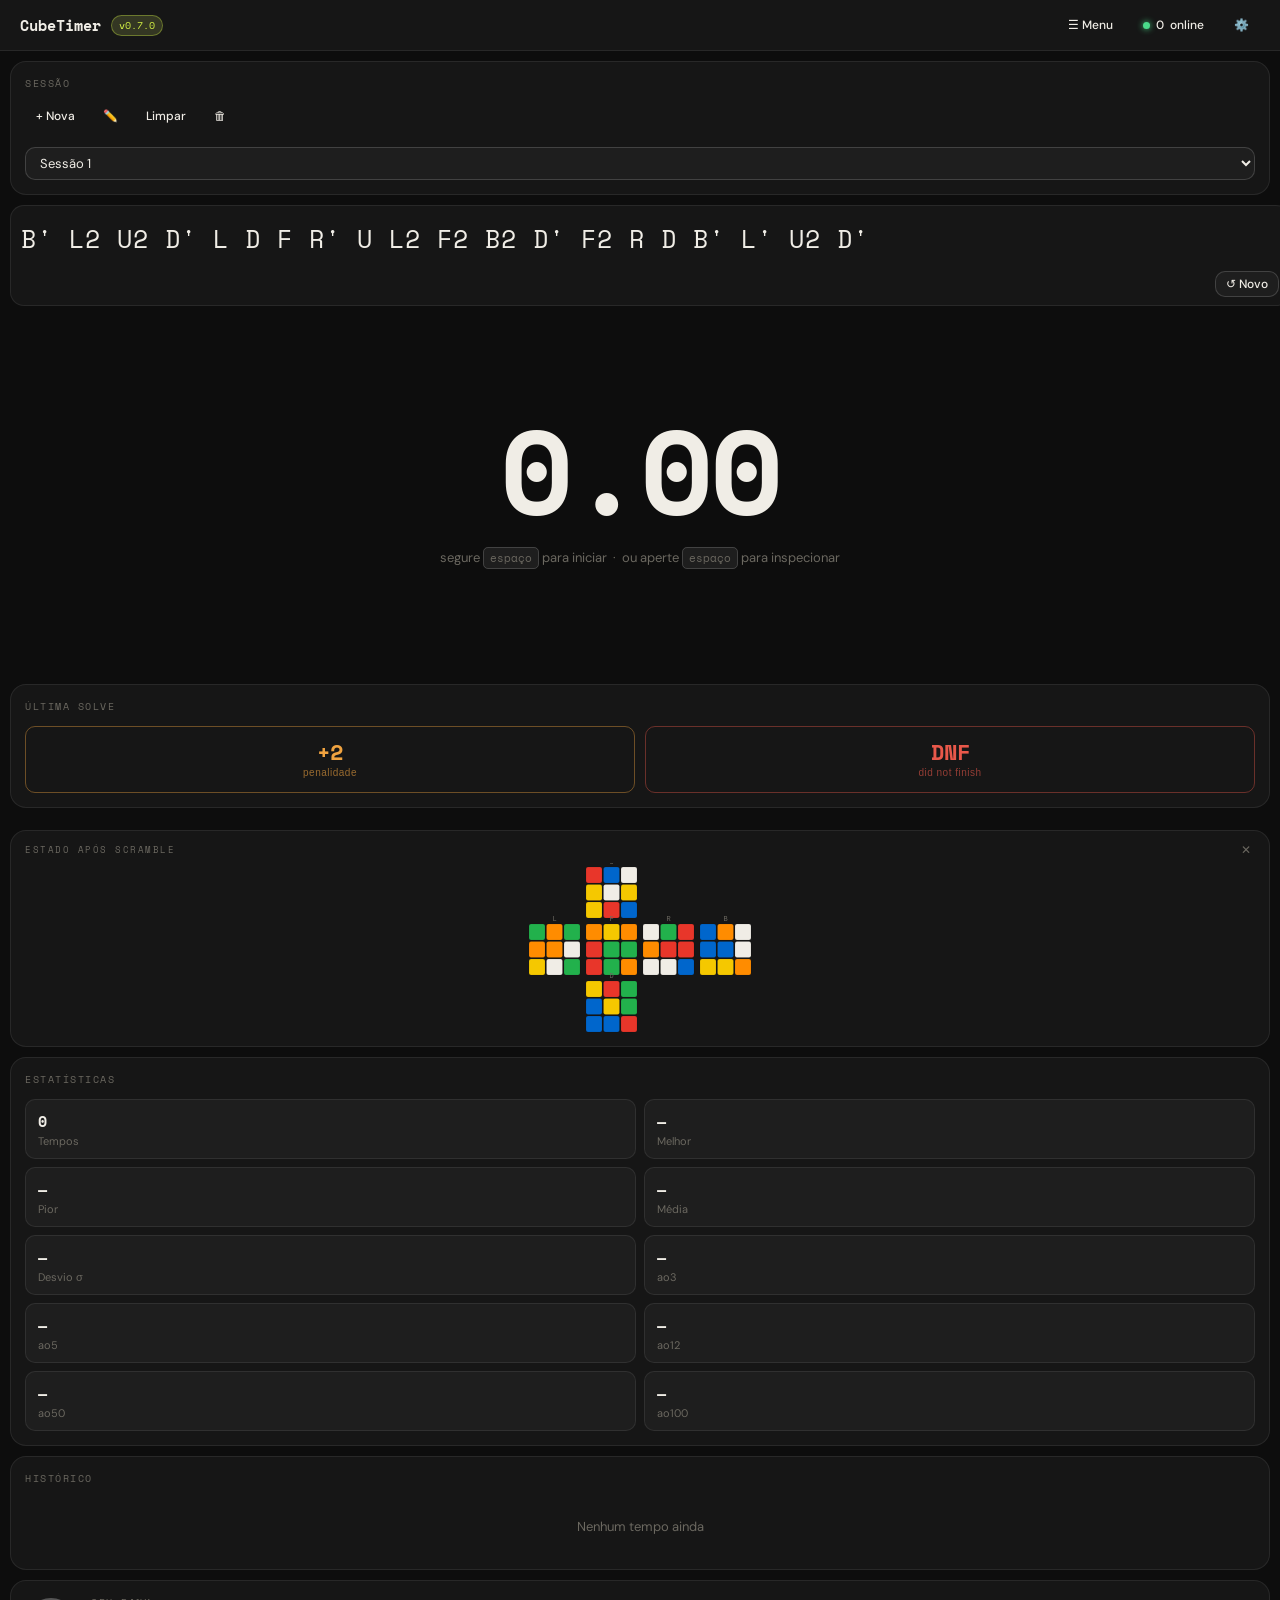
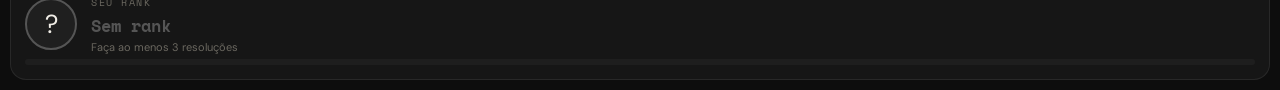
<file: mobile.html>
<!DOCTYPE html>
<html lang="pt-BR">
<head>
  <meta charset="UTF-8" />
  <meta name="viewport" content="width=device-width, initial-scale=1.0" />
  <title>CubeTimer Mobile</title>
  <script>
    window.location.replace('index.html?view=mobile');
  </script>
</head>
<body>
  <p>Abrindo versao mobile...</p>
</body>
</html>
</file>
<file: css/styles.css>
*, *::before, *::after { box-sizing: border-box; margin: 0; padding: 0; }

    :root {
      --bg:       #0d0d0d;
      --surface:  #161616;
      --surface2: #1e1e1e;
      --border:   rgba(255,255,255,0.08);
      --border2:  rgba(255,255,255,0.16);
      --text:     #f0ede6;
      --muted:    #6b6860;
      --accent:   #d4f244;
      --timer-color:    #f0ede6;
      --scramble-color: #f0ede6;
      --danger:   #e8584a;
      --warning:  #f0a340;
      --success:  #4adb8a;
      --mono:     'Space Mono', monospace;
      --sans:     'DM Sans', sans-serif;
      --r:        10px;
      --rl:       16px;
    }

    html, body { height: 100%; }
    body { font-family: var(--sans); background: var(--bg); color: var(--text); min-height: 100vh; overflow-x: hidden; }

    /* Header */
    .header { display: flex; align-items: center; justify-content: space-between; padding: 12px 20px; border-bottom: 1px solid var(--border); background: var(--surface); position: sticky; top: 0; z-index: 200; gap: 10px; flex-wrap: wrap; overflow: visible; }
    .header-left { display: flex; align-items: center; gap: 10px; }
    .logo { font-family: var(--mono); font-size: 15px; font-weight: 700; }
    .vbadge {
      font-family: var(--mono);
      font-size: 10px;
      padding: 2px 7px;
      border-radius: 99px;
      color: var(--accent);
      border: 1px solid color-mix(in srgb, var(--accent) 35%, transparent);
      background: color-mix(in srgb, var(--accent) 12%, var(--surface2));
    }
    .header-right { display: flex; align-items: center; gap: 8px; flex-wrap: wrap; }

    /* Buttons */
    .btn { font-family: var(--sans); font-size: 13px; font-weight: 500; padding: 6px 14px; border-radius: var(--r); border: 1px solid var(--border2); background: var(--surface2); color: var(--text); cursor: pointer; transition: background .15s, transform .1s; white-space: nowrap; }
    .btn:hover { background: #2a2a2a; }
    .btn:active { transform: scale(0.97); }
    .btn-ghost { background: transparent; border-color: transparent; }
    .btn-ghost:hover { background: var(--surface2); }
    .btn-sm { font-size: 12px; padding: 4px 10px; }
    .btn-danger:hover { color: var(--danger); }

    /* Select */
    select { font-family: var(--sans); font-size: 13px; background: var(--surface2); color: var(--text); border: 1px solid var(--border2); border-radius: var(--r); padding: 6px 10px; cursor: pointer; outline: none; }

    /* Layout */
    .layout { display: grid; grid-template-columns: 280px 1fr 320px; height: calc(100vh - 53px); }
    .panel { padding: 16px; display: flex; flex-direction: column; gap: 14px; overflow: hidden; }
    .panel-left { border-right: 1px solid var(--border); overflow-y: auto; }
    .panel-right { border-left: 1px solid var(--border); overflow-y: auto; }
    .panel-center { display: flex; align-items: center; justify-content: center; }

    /* Cards */
    .card { background: var(--surface); border: 1px solid var(--border); border-radius: var(--rl); padding: 14px; }
    .card-header { display: flex; justify-content: space-between; align-items: center; margin-bottom: 12px; }
    .plabel { font-family: var(--mono); font-size: 10px; letter-spacing: 1.5px; color: var(--muted); }
    .session-card .card-header { flex-direction: column; align-items: flex-start; gap: 8px; }
    .session-card .session-actions { display: flex; gap: 6px; flex-wrap: wrap; justify-content: flex-start; width: 100%; }

    /* Scramble */
    .scramble-text { font-family: var(--mono); font-size: 13px; line-height: 1.9; word-break: break-all; color: var(--scramble-color, var(--text)); }

    /* Stats */
    .stats-grid { display: grid; grid-template-columns: 1fr 1fr; gap: 8px; }
    .stat-item { background: var(--surface2); border: 1px solid var(--border); border-radius: var(--r); padding: 10px 12px; }
    .stat-val { font-family: var(--mono); font-size: 15px; font-weight: 700; display: block; }
    .stat-lbl { font-size: 11px; color: var(--muted); margin-top: 2px; display: block; }

    /* Timer */
    .panel-center { display: flex; align-items: stretch; justify-content: center; padding: 0; position: relative; }
    .center-inner { display: flex; flex-direction: column; width: 100%; height: 100%; }
    .scramble-center-card { display: flex; flex-direction: column; width: 100%; background: var(--surface); border-bottom: 1px solid var(--border); padding: 16px 32px; border-radius: 0; }
    .scramble-center-card .scramble-text { font-size: clamp(18px, 1.9vw, 24px); line-height: 1.8; text-align: center; letter-spacing: 1px; }
    .timer-area { display: flex; flex-direction: column; align-items: center; justify-content: center; gap: 18px; user-select: none; cursor: default; flex: 1; }
    .timer-display { font-family: var(--mono); font-size: clamp(56px, 9vw, 108px); font-weight: 700; letter-spacing: -3px; line-height: 1; transition: color .12s; }
    .timer-display.idle       { color: var(--timer-color, var(--text)); }
    .timer-display.holding    { color: var(--warning); }
    .timer-display.ready      { color: var(--accent); }
    .timer-display.inspection { color: var(--warning); }
    .timer-display.running    { color: var(--timer-color, var(--text)); }

    @keyframes inspFlash {
      0%, 100% { opacity: 1; }
      50%       { opacity: .2; }
    }
    @keyframes inspPulse {
      0%, 100% { transform: scale(1); }
      50%       { transform: scale(1.04); }
    }

    /* Modo foco — esconde painéis laterais */
    .layout.focus-mode { grid-template-columns: 0 1fr 0; }
    .layout.focus-mode .panel-left,
    .layout.focus-mode .panel-right { opacity: 0; pointer-events: none; overflow: hidden; transition: opacity .25s; }
    .layout.focus-mode .scramble-center-card { opacity: 0; pointer-events: none; max-height: 0; overflow: hidden; padding: 0 !important; border: none !important; transition: all .25s; }
    .layout.focus-mode .panel-center .timer-display { font-size: clamp(80px, 14vw, 160px); }
    .layout:not(.focus-mode) .panel-left,
    .layout:not(.focus-mode) .panel-right { opacity: 1; transition: opacity .25s; }
    .layout:not(.focus-mode) .scramble-center-card { opacity: 1; transition: opacity .25s; }
    .timer-hint { font-size: 13px; color: var(--muted); }
    .timer-hint kbd { font-family: var(--mono); font-size: 11px; background: var(--surface2); border: 1px solid var(--border2); border-radius: 5px; padding: 2px 6px; }

    /* History */
    .history-card { flex: 1; overflow: hidden; display: flex; flex-direction: column; min-height: 0; }
    .history-list { overflow-y: auto; overflow-x: hidden; flex: 1; }
    .history-list::-webkit-scrollbar { width: 4px; }
    .history-list::-webkit-scrollbar-thumb { background: var(--border2); border-radius: 4px; }
    .history-empty { font-size: 13px; color: var(--muted); text-align: center; padding: 20px 0; }

    /* Tabela de histórico */
    .history-table { width: 100%; border-collapse: collapse; font-family: var(--mono); font-size: 13px; }
    .history-table thead tr { border-bottom: 1px solid var(--border2); }
    .history-table th { font-size: 11px; color: var(--muted); font-weight: 400; padding: 6px 5px; text-align: right; letter-spacing: .5px; }
    .history-table th:first-child { text-align: left; }
    .history-table tbody tr { border-bottom: 1px solid var(--border); transition: background .1s; cursor: pointer; }
    .history-table tbody tr:hover { background: var(--surface2); }
    .history-table td { padding: 7px 5px; text-align: right; color: var(--text); }
    .history-table td:first-child { text-align: left; color: var(--muted); font-size: 11px; }
    .history-table td.td-time { font-weight: 700; font-size: 14px; }
    .history-table td.td-time.pb { color: var(--accent); }
    .history-table td.td-time.dnf { color: var(--danger); }
    .history-table td.td-ao { color: var(--muted); }
    .history-table td.td-ao.dnf-ao { color: var(--danger); opacity: .7; }
    .history-table .hi-del { background: none; border: none; color: var(--muted); cursor: pointer; font-size: 12px; padding: 2px 4px; border-radius: 4px; opacity: 0.4; transition: opacity .1s, color .1s; }
    .history-table tbody tr:hover .hi-del { opacity: 1; }
    .history-table .hi-del:focus { opacity: 1; }
    .history-table .hi-del:hover { color: var(--danger); }

    /* ── Modal de detalhes da solve ── */
    .solve-detail-modal { width: 380px; }
    .solve-detail-time { font-family: var(--mono); font-size: 36px; font-weight: 700; text-align: center; padding: 18px 0 8px; }
    .solve-detail-time.dnf-label { color: var(--danger); }
    .solve-detail-time.pb-label  { color: var(--accent); }
    .solve-detail-section { margin-top: 16px; }
    .solve-detail-label { font-family: var(--mono); font-size: 10px; letter-spacing: 1.5px; color: var(--muted); margin-bottom: 8px; display: block; }
    .solve-detail-scramble { font-family: var(--mono); font-size: 13px; line-height: 1.9; background: var(--bg); border: 1px solid var(--border2); border-radius: var(--r); padding: 10px 14px; color: var(--text); word-break: break-all; }
    .solve-detail-tags { display: flex; gap: 8px; flex-wrap: wrap; margin-top: 4px; }
    .solve-tag { font-size: 11px; font-family: var(--mono); padding: 3px 10px; border-radius: 99px; border: 1px solid; }
    .solve-tag.tag-ok  { color: var(--success); border-color: rgba(74,219,138,.3); background: rgba(74,219,138,.07); }
    .solve-tag.tag-p2  { color: var(--warning); border-color: rgba(240,163,64,.3); background: rgba(240,163,64,.07); }
    .solve-tag.tag-dnf { color: var(--danger);  border-color: rgba(232,88,74,.3);  background: rgba(232,88,74,.07); }
    .solve-tag.tag-pb  { color: var(--accent);  border-color: rgba(212,242,68,.3); background: rgba(212,242,68,.07); }


    /* Penalidades */
    .penalties-grid { display: grid; grid-template-columns: 1fr 1fr; gap: 10px; }
    .penalty-btn {
      display: flex; flex-direction: column; align-items: center; justify-content: center;
      gap: 4px; padding: 14px 8px; border-radius: var(--r); cursor: pointer;
      border: 1px solid; background: transparent;
      transition: background .15s, transform .1s;
    }
    .penalty-btn:hover { opacity: .85; }
    .penalty-btn:active { transform: scale(.97); }
    .penalty-p2 { border-color: rgba(240,163,64,.4); color: var(--warning); }
    .penalty-p2:hover { background: rgba(240,163,64,.08); }
    .penalty-dnf { border-color: rgba(232,88,74,.4); color: var(--danger); }
    .penalty-dnf:hover { background: rgba(232,88,74,.08); }
    .penalty-label { font-family: var(--mono); font-size: 22px; font-weight: 700; line-height: 1; }
    .penalty-sub { font-size: 10px; opacity: .6; letter-spacing: .5px; }

    .toast { position: fixed; bottom: 24px; left: 50%; transform: translateX(-50%) translateY(16px); background: var(--surface2); border: 1px solid var(--border2); border-radius: var(--r); padding: 10px 20px; font-size: 13px; opacity: 0; transition: opacity .2s, transform .2s; pointer-events: none; z-index: 100; }
    .toast.show { opacity: 1; transform: translateX(-50%) translateY(0); }

    .btn-battle { border-color: rgba(248,113,113,.3) !important; color: #f87171 !important; }
    .btn-battle:hover { background: rgba(248,113,113,.08) !important; }

    /* ── Página Batalha ── */
    .battle-page { min-height: calc(100vh - 53px); background: var(--bg); display: none; flex-direction: column; }
    .battle-topbar { display: flex; align-items: center; justify-content: space-between; padding: 14px 24px; border-bottom: 1px solid var(--border); background: var(--surface); }
    .battle-topbar-title { font-family: var(--mono); font-size: 14px; font-weight: 700; }
    .battle-section { flex: 1; display: flex; align-items: center; justify-content: center; padding: 32px 20px; }

/* ── Página Login ── */
.login-page {
  min-height: calc(100vh - 53px);
  background: var(--bg);
  display: none;
  padding: 34px 18px;
  position: relative;
  overflow: hidden;
}
.login-page::before {
  content: '';
  position: absolute;
  inset: -120px -160px auto -160px;
  height: 460px;
  background:
    radial-gradient(600px 280px at 50% 20%, color-mix(in srgb, var(--accent) 22%, transparent) 0%, transparent 70%),
    radial-gradient(520px 260px at 20% 30%, rgba(125,211,252,.10) 0%, transparent 70%),
    radial-gradient(520px 260px at 80% 35%, rgba(248,113,113,.08) 0%, transparent 70%);
  filter: blur(0px);
  pointer-events: none;
  opacity: .95;
}
.login-page::after {
  content: '';
  position: absolute;
  inset: 0;
  background: linear-gradient(to bottom, rgba(0,0,0,.22), transparent 45%, rgba(0,0,0,.35));
  pointer-events: none;
}
.login-inner {
  max-width: 540px;
  margin: 0 auto;
  display: flex;
  flex-direction: column;
  gap: 16px;
  position: relative;
  z-index: 1;
}
.login-hero {
  text-align: center;
  display: flex;
  flex-direction: column;
  gap: 8px;
  padding: 10px 0 2px;
}
.login-hero-badge {
  align-self: center;
  font-family: var(--mono);
  font-size: 11px;
  letter-spacing: 1px;
  color: var(--accent);
  border: 1px solid color-mix(in srgb, var(--accent) 35%, transparent);
  background: color-mix(in srgb, var(--accent) 10%, var(--surface));
  padding: 4px 10px;
  border-radius: 999px;
}
.login-hero-icon { font-size: 64px; line-height: 1; }
.login-hero-title { font-family: var(--mono); font-weight: 700; font-size: 26px; }
.login-hero-sub { font-size: 14px; color: #ffffff; line-height: 1.7; }

.login-grid {
  display: grid;
  grid-template-columns: 1fr;
  gap: 12px;
}

.mode-card {
  text-align: left;
  border: 1px solid rgba(255,255,255,.14);
  background: linear-gradient(180deg, rgba(24,24,24,.96), rgba(17,17,17,.95));
  border-radius: 18px;
  padding: 16px 16px 14px;
  cursor: pointer;
  transition: transform .12s ease, border-color .15s ease, background .15s ease;
}
.mode-card:hover {
  transform: translateY(-2px);
  border-color: color-mix(in srgb, var(--accent) 40%, rgba(255,255,255,.16));
  background: linear-gradient(180deg, rgba(28,28,28,.98), rgba(19,19,19,.97));
}
.mode-card:active { transform: translateY(0); }
.mode-top { display: flex; align-items: center; gap: 10px; }
.mode-icon {
  width: 42px; height: 42px;
  display: flex; align-items: center; justify-content: center;
  border-radius: 14px;
  background: rgba(0,0,0,.25);
  border: 1px solid rgba(255,255,255,.06);
  font-size: 20px;
  flex-shrink: 0;
}
.mode-title { font-family: var(--mono); font-size: 16px; font-weight: 700; color: #ffffff; }
.mode-pill {
  margin-left: auto;
  font-family: var(--mono);
  font-size: 10px;
  letter-spacing: 1px;
  color: #ffffff;
  background: rgba(0,0,0,.25);
  border: 1px solid rgba(255,255,255,.14);
  padding: 4px 9px;
  border-radius: 999px;
  text-transform: uppercase;
}
.mode-desc { margin-top: 10px; font-size: 13px; color: #ffffff; line-height: 1.6; }
.mode-cta {
  margin-top: 12px;
  font-family: var(--mono);
  font-size: 12px;
  color: #ffffff;
}

.mode-timer .mode-icon  { background: color-mix(in srgb, var(--accent) 14%, rgba(0,0,0,.25)); border-color: color-mix(in srgb, var(--accent) 20%, rgba(255,255,255,.06)); }
.mode-learn .mode-icon  { background: rgba(125,211,252,.10); border-color: rgba(125,211,252,.22); }
.mode-battle .mode-icon { background: rgba(248,113,113,.10); border-color: rgba(248,113,113,.22); }

.login-footer {
  display: flex;
  justify-content: center;
  gap: 10px;
  margin-top: 8px;
}
.chip {
  font-family: var(--mono);
  font-size: 12px;
  padding: 8px 12px;
  border-radius: 999px;
  border: 1px solid rgba(255,255,255,.10);
  background: rgba(0,0,0,.25);
  color: var(--text);
  cursor: pointer;
  transition: background .15s, border-color .15s, transform .1s;
}
.chip:hover {
  background: rgba(255,255,255,.04);
  border-color: rgba(255,255,255,.16);
}
.chip:active { transform: scale(.98); }

@media (min-width: 761px) {
  .login-inner { max-width: 760px; }
  .login-grid { grid-template-columns: repeat(3, 1fr); gap: 14px; }
  .mode-card { min-height: 168px; }
  .mode-pill { margin-left: 0; }
  .mode-top { flex-wrap: wrap; }
  .mode-cta { position: absolute; opacity: 0; transform: translateY(4px); }
  .mode-card { position: relative; }
  .mode-card:hover .mode-cta { opacity: 1; transform: translateY(0); transition: opacity .15s ease, transform .15s ease; }
}

    /* Lobby */
    .battle-lobby-inner { display: flex; flex-direction: column; align-items: center; gap: 16px; max-width: 400px; width: 100%; text-align: center; }
    .battle-hero-icon { font-size: 64px; line-height: 1; }
    .battle-hero-title { font-family: var(--mono); font-size: 24px; font-weight: 700; }
    .battle-hero-sub { font-size: 14px; color: var(--muted); line-height: 1.7; }
    .battle-divider { display: flex; align-items: center; gap: 12px; width: 100%; color: var(--muted); font-size: 12px; }
    .battle-divider::before, .battle-divider::after { content:''; flex:1; height:1px; background: var(--border2); }
    .battle-join-row { display: flex; gap: 10px; width: 100%; }
    .battle-join-row .modal-input { flex: 1; }
    .battle-code-display { font-family: var(--mono); font-size: 42px; font-weight: 700; letter-spacing: 8px; color: var(--accent); background: rgba(212,242,68,.06); border: 1px solid rgba(212,242,68,.2); border-radius: var(--rl); padding: 16px 32px; cursor: pointer; }
    .battle-code-display:hover::after { content: ' 📋'; font-size: 20px; }

    /* Arena */
    .battle-arena-inner { display: flex; flex-direction: column; gap: 20px; width: 100%; max-width: 700px; }
    .battle-scramble-card { background: var(--surface); border: 1px solid var(--border); border-radius: var(--rl); padding: 16px 20px; }

    /* Placar */
    .battle-scoreboard { display: grid; grid-template-columns: 1fr auto 1fr; align-items: center; gap: 12px; }
    .battle-player-card { background: var(--surface); border: 1px solid var(--border); border-radius: var(--rl); padding: 16px; display: flex; flex-direction: column; align-items: center; gap: 8px; transition: border-color .2s; }
    .battle-player-card.winning { border-color: var(--accent); background: rgba(212,242,68,.04); }
    .battle-player-card.losing  { border-color: rgba(248,113,113,.3); }
    .bp-avatar { font-size: 32px; }
    .bp-name { font-size: 13px; font-weight: 500; text-align: center; }
    .bp-score { font-family: var(--mono); font-size: 22px; font-weight: 700; color: var(--accent); }
    .bp-score.done { color: var(--success); }
    .bp-wins { font-size: 11px; color: var(--muted); font-family: var(--mono); }
    .battle-vs { font-family: var(--mono); font-size: 20px; font-weight: 700; color: var(--muted); }

    /* Timer batalha */
    .battle-timer-area { display: flex; flex-direction: column; align-items: center; gap: 12px; background: var(--surface); border: 1px solid var(--border); border-radius: var(--rl); padding: 28px; }

    /* Status */
    .battle-status { text-align: center; font-size: 14px; color: var(--muted); font-family: var(--mono); min-height: 24px; }
    .battle-status.winner { color: var(--accent); font-size: 18px; font-weight: 700; }
    .battle-status.loser  { color: #f87171; font-size: 16px; }
    .btn-online { display: flex; align-items: center; gap: 6px; }
    .online-dot { width: 7px; height: 7px; border-radius: 50%; background: var(--success); display: inline-block; box-shadow: 0 0 6px var(--success); animation: pulse 2s infinite; }
    @keyframes pulse { 0%,100%{ opacity:1; } 50%{ opacity:.4; } }

    /* ── Painel Online ── */
    .online-panel {
      position: fixed; top: 58px; right: 16px; z-index: 200;
      background: rgba(20,20,20,.98); border: 1px solid rgba(255,255,255,.18);
      border-radius: var(--rl); width: 260px;
      box-shadow: 0 8px 32px rgba(0,0,0,.5);
      display: flex; flex-direction: column; overflow: hidden;
    }
    .online-panel-header { display: flex; align-items: center; justify-content: space-between; padding: 12px 16px; border-bottom: 1px solid var(--border); }
    .online-panel-title { font-family: var(--mono); font-size: 12px; font-weight: 700; }
    .online-panel-list { display: flex; flex-direction: column; gap: 4px; padding: 10px; max-height: 320px; overflow-y: auto; }
    .online-panel-footer { padding: 10px; border-top: 1px solid var(--border); }

    .online-player {
      display: flex; align-items: center; gap: 10px;
      padding: 8px 10px; border-radius: var(--r);
      background: rgba(34,34,34,.95); border: 1px solid rgba(255,255,255,.08);
      transition: border-color .15s;
    }
    .online-player.is-me { border-color: rgba(212,242,68,.3); }
    .op-avatar { width: 34px; height: 34px; border-radius: 50%; background: var(--surface); display: flex; align-items: center; justify-content: center; font-size: 18px; flex-shrink: 0; border: 2px solid var(--border2); }
    .op-avatar.is-me { border-color: var(--accent); }
    .op-info { flex: 1; min-width: 0; }
    .op-name { font-size: 13px; font-weight: 600; color: color-mix(in srgb, var(--text) 98%, white); white-space: nowrap; overflow: hidden; text-overflow: ellipsis; }
    .op-rank { font-size: 11px; color: color-mix(in srgb, var(--text) 80%, var(--muted)); font-family: var(--mono); }
    .op-you { font-size: 10px; color: var(--accent); font-family: var(--mono); }

    /* ── Modal ── */
    .modal-overlay { position: fixed; inset: 0; background: rgba(0,0,0,.6); z-index: 300; display: flex; align-items: center; justify-content: center; }
    .modal { background: var(--surface); border: 1px solid var(--border2); border-radius: var(--rl); width: 340px; overflow: hidden; }
    .modal-header { display: flex; align-items: center; justify-content: space-between; padding: 16px 20px; border-bottom: 1px solid var(--border); }
    .modal-title { font-family: var(--mono); font-size: 14px; font-weight: 700; }
    .modal-body { padding: 20px; }
    .modal-label { font-size: 12px; color: var(--muted); font-family: var(--mono); display: block; margin-bottom: 6px; letter-spacing: 1px; }
    .modal-input { width: 100%; background: var(--surface2); border: 1px solid var(--border2); border-radius: var(--r); color: var(--text); font-family: var(--sans); font-size: 14px; padding: 8px 12px; outline: none; }
    .modal-input:focus { border-color: var(--accent); }
    .modal-footer { padding: 16px 20px; border-top: 1px solid var(--border); display: flex; justify-content: flex-end; }

    /* Avatar picker */
    .avatar-picker { display: grid; grid-template-columns: repeat(6,1fr); gap: 8px; }
    .avatar-opt { width: 40px; height: 40px; border-radius: 50%; border: 2px solid var(--border2); background: var(--surface2); display: flex; align-items: center; justify-content: center; font-size: 20px; cursor: pointer; transition: border-color .15s, transform .1s; }
    .avatar-opt:hover { transform: scale(1.1); border-color: var(--border2); }
    .avatar-opt.selected { border-color: var(--accent); background: rgba(212,242,68,.1); }
    .rank-widget {
      display: flex;
      flex-direction: column;
      gap: 12px;
      flex-shrink: 0;
      border-color: var(--rank-color, var(--border)) !important;
      transition: border-color .3s;
    }

    #card-penalties { display: block; }
    .rank-top { display: flex; align-items: center; gap: 14px; }
    .rank-emblem {
      width: 52px; height: 52px; border-radius: 50%;
      display: flex; align-items: center; justify-content: center;
      font-size: 26px; flex-shrink: 0;
      border: 2px solid var(--rank-color, #555);
      background: color-mix(in srgb, var(--rank-color, #555) 15%, transparent);
      transition: border-color .3s, background .3s;
    }
    .rank-info { flex: 1; min-width: 0; }
    .rank-label { font-size: 10px; font-family: var(--mono); letter-spacing: 1.5px; color: var(--muted); margin-bottom: 3px; }
    .rank-name { font-family: var(--mono); font-size: 17px; font-weight: 700; color: var(--rank-color, var(--text)); white-space: nowrap; overflow: hidden; text-overflow: ellipsis; }
    .rank-div { font-size: 11px; color: var(--muted); margin-top: 2px; }
    .rank-bar-wrap { display: flex; flex-direction: column; gap: 5px; }
    .rank-bar-info { display: flex; justify-content: space-between; font-size: 11px; color: var(--muted); font-family: var(--mono); }
    .rank-bar-bg { height: 6px; background: var(--surface2); border-radius: 99px; overflow: hidden; }
    .rank-bar-fill { height: 100%; border-radius: 99px; background: var(--rank-color, var(--accent)); transition: width .6s cubic-bezier(.4,0,.2,1); }
    .rank-avg { font-size: 11px; color: var(--muted); font-family: var(--mono); text-align: center; }

    /* ── Responsive Mobile / Tablet ── */
    @media (max-width: 1024px) {
      .header { padding: 10px 12px; gap: 6px; }
      .logo { font-size: 14px; }
      .header-right { gap: 4px; }
      .header-right .btn { font-size: 11px; padding: 5px 8px; }

      .layout {
        display: flex !important;
        flex-direction: column !important;
        height: auto !important;
        min-height: calc(100vh - 49px);
      }
      .panel { width: 100%; padding: 12px; gap: 10px; }
      .panel-left, .panel-right { border: none !important; overflow: visible; }

      /* Ordem fixa no mobile */
      .panel-left { order: 1; }
      .panel-center { order: 2; min-height: 58vh; padding: 0; border-bottom: 1px solid var(--border); }
      .panel-right { order: 3; }

      .center-inner { height: 100%; }
      .scramble-center-card { padding: 12px 14px 10px; }
      .scramble-center-card .scramble-text {
        font-size: clamp(19px, 5.2vw, 26px);
        line-height: 1.7;
        letter-spacing: .4px;
        text-align: left;
        word-break: break-word;
      }
      .timer-area { gap: 12px; padding: 10px 12px 22px; min-height: 40vh; }
      .timer-display { font-size: clamp(74px, 21vw, 118px) !important; letter-spacing: -2px; }
      .timer-hint { font-size: 13px; line-height: 1.5; text-align: center; }

      .card { padding: 14px; border-radius: 14px; }
      .card-header { margin-bottom: 10px; }

      .session-card .session-actions { gap: 8px; }
      .session-card .session-actions .btn {
        font-size: 12px;
        padding: 6px 10px;
        min-height: 34px;
      }
      #sel-session { min-height: 38px; font-size: 14px; }

      .stats-grid { grid-template-columns: repeat(2, minmax(0, 1fr)); gap: 8px; }
      .stat-item { padding: 11px 9px; }
      .stat-val { font-size: 15px; }
      .stat-lbl { font-size: 11px; }

      #card-penalties { margin: 0; }
      .penalties-grid { gap: 10px; }
      .penalty-btn { min-height: 64px; padding: 10px 8px; }
      .penalty-label { font-size: 21px; }

      .history-card { min-height: auto; }
      .history-list { max-height: 48vh; overflow-y: auto; }
      .history-table { font-size: 13px; }
      .history-table th, .history-table td { padding: 7px 5px; }
      .history-table td.td-time { font-size: 14px; }

      #rank-widget { position: static !important; width: 100%; }
      .rank-top { gap: 10px; }
      .rank-name { font-size: 18px; }
      .rank-div, .rank-avg, .rank-bar-info { font-size: 12px; }

      /* Estado do scramble logo após o timer */
      .scramble-preview { width: 100%; order: 1; }
      .history-card { order: 2; }
      #rank-widget { order: 3; }
      .scramble-preview #scramble-net { width: 100%; overflow-x: auto; }

      .modal { width: calc(100vw - 24px); max-width: 420px; }
      .solve-detail-modal { width: calc(100vw - 24px); max-width: 420px; }

      .online-panel { top: 52px; left: 10px; right: 10px; width: auto; max-width: none; }

      .layout.focus-mode .panel-left,
      .layout.focus-mode .panel-right { display: none; }
      .layout.focus-mode #card-penalties { display: none !important; }
      .layout.focus-mode .panel-center { min-height: 100vh; }
    }

    @media (max-width: 600px) {
      .panel { padding: 10px; }
      .scramble-center-card { padding: 10px 10px 8px; }
      .scramble-center-card .scramble-text { font-size: clamp(18px, 5.7vw, 24px); }
      .timer-display { font-size: clamp(68px, 23vw, 108px) !important; }
      .session-card .session-actions .btn { font-size: 11px; padding: 5px 8px; min-height: 32px; }
      .stats-grid { grid-template-columns: repeat(2, minmax(0, 1fr)); }
      .history-list { max-height: 42vh; }
    }

    /* ── Página Aprender ── */
    .learn-page { min-height: calc(100vh - 53px); background: var(--bg); display: none; }

    /* Topo fixo da página aprender */
    .learn-topbar { display: flex; align-items: center; justify-content: space-between; padding: 16px 24px; border-bottom: 1px solid var(--border); }
    .learn-topbar-title { font-family: var(--mono); font-size: 14px; font-weight: 700; color: var(--text); }
    .learn-topbar-sub { font-size: 12px; color: var(--muted); margin-top: 2px; }

    /* Layout dividido: trilha à esquerda, conteúdo à direita */
    .learn-body { display: grid; grid-template-columns: 320px 1fr; min-height: calc(100vh - 106px); }
    .learn-trail-col { border-right: 1px solid var(--border); padding: 32px 20px; overflow-y: auto; }
    .learn-detail-col { padding: 32px 40px; overflow-y: auto; }

    /* Seção da trilha */
    .trail-section { margin-bottom: 36px; }
    .trail-section-label { font-family: var(--mono); font-size: 10px; letter-spacing: 2px; color: var(--muted); margin-bottom: 16px; padding-left: 4px; display: block; }

    /* Trilha de nós estilo Duolingo */
    .trail { display: flex; flex-direction: column; align-items: center; gap: 0; position: relative; }

    .trail-node-wrap { display: flex; flex-direction: column; align-items: center; }
    .trail-connector { width: 3px; height: 28px; background: var(--border2); border-radius: 2px; }
    .trail-connector.done { background: var(--accent); }

    .trail-node {
      width: 72px; height: 72px; border-radius: 50%;
      display: flex; flex-direction: column; align-items: center; justify-content: center; gap: 2px;
      cursor: pointer; border: 3px solid var(--border2);
      background: var(--surface); transition: transform .15s, border-color .15s, box-shadow .15s;
      position: relative;
    }
    .trail-node:hover { transform: scale(1.06); border-color: rgba(212,242,68,.5); }
    .trail-node.active { border-color: var(--accent); box-shadow: 0 0 0 6px rgba(212,242,68,.12); background: rgba(212,242,68,.06); }
    .trail-node.done { border-color: var(--accent); background: rgba(212,242,68,.1); }
    .trail-node-icon { font-size: 26px; line-height: 1; }
    .trail-node-label { font-size: 10px; font-weight: 500; color: var(--muted); text-align: center; margin-top: 8px; font-family: var(--mono); }
    .trail-node.active .trail-node-label { color: var(--accent); }
    .trail-node.done .trail-node-label { color: var(--accent); }
    .trail-node-check { position: absolute; top: -4px; right: -4px; width: 20px; height: 20px; border-radius: 50%; background: var(--accent); color: #000; font-size: 11px; font-weight: 700; display: none; align-items: center; justify-content: center; }
    .trail-node.done .trail-node-check { display: flex; }

    /* Detalhe da lição */
    .lesson-header { margin-bottom: 28px; }
    .lesson-section-pill { display: inline-block; font-family: var(--mono); font-size: 10px; letter-spacing: 1.5px; background: rgba(212,242,68,.1); color: var(--accent); border: 1px solid rgba(212,242,68,.25); padding: 4px 12px; border-radius: 99px; margin-bottom: 12px; }
    .lesson-title { font-family: var(--mono); font-size: 22px; font-weight: 700; line-height: 1.2; margin-bottom: 8px; }
    .lesson-desc { font-size: 14px; color: var(--muted); line-height: 1.8; max-width: 560px; }

    /* Cards de conteúdo */
    .lesson-cards { display: flex; flex-direction: column; gap: 12px; margin-top: 24px; }
    .lcard { background: var(--surface); border: 1px solid var(--border); border-radius: var(--rl); overflow: hidden; cursor: pointer; transition: border-color .15s; }
    .lcard:hover { border-color: var(--border2); }
    .lcard.open { border-color: var(--accent); }
    .lcard-head { display: flex; align-items: center; gap: 14px; padding: 16px 18px; }
    .lcard-icon { width: 38px; height: 38px; border-radius: 10px; background: var(--surface2); display: flex; align-items: center; justify-content: center; font-size: 18px; flex-shrink: 0; }
    .lcard.open .lcard-icon { background: rgba(212,242,68,.12); }
    .lcard-title { font-size: 14px; font-weight: 500; flex: 1; }
    .lcard-arrow { font-size: 12px; color: var(--muted); transition: transform .2s; }
    .lcard.open .lcard-arrow { transform: rotate(180deg); }
    .lcard-body { padding: 0 18px 18px 70px; display: none; }
    .lcard.open .lcard-body { display: block; }
    .lcard-text { font-size: 13px; color: var(--muted); line-height: 1.8; }
    .alg-box { font-family: var(--mono); font-size: 13px; background: var(--bg); border: 1px solid var(--border2); border-radius: var(--r); padding: 10px 14px; margin-top: 10px; color: var(--accent); letter-spacing: 0.5px; line-height: 1.8; }
    .tip-box { background: rgba(212,242,68,.05); border: 1px solid rgba(212,242,68,.18); border-radius: var(--r); padding: 10px 14px; font-size: 13px; color: var(--text); margin-top: 10px; line-height: 1.7; }
    .tip-box strong { color: var(--accent); }

    /* Botão concluir lição */
    .lesson-footer { margin-top: 32px; display: flex; align-items: center; gap: 16px; }
    .btn-complete { background: var(--accent); color: #000; border: none; font-weight: 700; font-size: 14px; padding: 12px 28px; border-radius: var(--r); cursor: pointer; transition: opacity .15s, transform .1s; }
    .btn-complete:hover { opacity: .88; }
    .btn-complete:active { transform: scale(.97); }
    .btn-complete.done-state { background: var(--surface2); color: var(--muted); border: 1px solid var(--border2); font-weight: 500; }
    .lesson-empty { display: flex; flex-direction: column; align-items: center; justify-content: center; height: 300px; color: var(--muted); font-size: 14px; gap: 8px; }
    .lesson-empty-icon { font-size: 40px; }

    /* Cards de movimento com cubo 3D */
    .move-grid { display: grid; grid-template-columns: repeat(auto-fill, minmax(180px, 1fr)); gap: 16px; margin-top: 8px; }
    .move-card { background: var(--surface); border: 1px solid var(--border); border-radius: var(--rl); overflow: hidden; transition: border-color .15s, transform .15s; }
    .move-card:hover { border-color: var(--border2); transform: translateY(-2px); }
    .move-card-cube { background: #1a1a1a; display: flex; align-items: center; justify-content: center; padding: 12px; height: 160px; }
    .move-card-cube twisty-player { width: 130px; height: 130px; }
    .move-card-body { padding: 12px 14px; }
    .move-card-name { font-family: var(--mono); font-size: 18px; font-weight: 700; margin-bottom: 6px; }
    .move-card-tag { display: inline-block; font-size: 11px; background: rgba(232,88,74,.15); color: #e8584a; border-radius: 6px; padding: 3px 9px; margin-bottom: 10px; }
    .move-card-check { display: flex; align-items: center; gap: 8px; font-size: 13px; color: var(--muted); margin-bottom: 10px; cursor: pointer; }
    .move-card-check input[type=checkbox] { width: 15px; height: 15px; accent-color: var(--accent); cursor: pointer; }
    .move-card-check.learned { color: var(--accent); }
    .move-progress-bar { height: 5px; background: var(--surface2); border-radius: 99px; overflow: hidden; }
    .move-progress-fill { height: 100%; background: var(--accent); border-radius: 99px; transition: width .3s; }

    /* Vista geral da trilha (tela cheia) */
    .trail-overview { min-height: calc(100vh - 106px); padding: 40px 24px; overflow-y: auto; }
    .trail-overview-inner { max-width: 860px; margin: 0 auto; display: flex; flex-direction: column; gap: 16px; }

    .section-block {
      border: 1px solid var(--border);
      border-radius: var(--rl);
      overflow: hidden;
      cursor: pointer;
      transition: border-color .2s, transform .15s;
    }
    .section-block:hover { border-color: var(--accent); transform: translateY(-2px); }

    /* Banner hero — Princípios do Cubo */
    .section-block-hero {
      background: var(--surface);
      min-height: 180px;
      display: flex;
      align-items: center;
      border: 1px solid var(--border2);
    }
    .section-block-hero:hover { border-color: var(--accent); transform: translateY(-2px); }
    .section-hero-content { display: flex; align-items: center; gap: 24px; padding: 36px 32px; width: 100%; }
    .section-hero-icon { font-size: 64px; line-height: 1; flex-shrink: 0; }
    .section-hero-text { flex: 1; }
    .section-hero-label { font-family: var(--mono); font-size: 11px; letter-spacing: 2px; color: var(--accent); margin-bottom: 8px; }
    .section-hero-name { font-family: var(--mono); font-size: 28px; font-weight: 700; color: var(--text); line-height: 1.1; margin-bottom: 8px; }
    .section-hero-sub { font-size: 14px; color: var(--muted); }

    .section-block-header {
      display: flex; align-items: center; justify-content: space-between;
      padding: 20px 24px;
      background: var(--surface);
    }
    .section-block-left { display: flex; align-items: center; gap: 16px; }
    .section-block-icon { font-size: 32px; }
    .section-block-name { font-family: var(--mono); font-size: 16px; font-weight: 700; }
    .section-block-sub { font-size: 13px; color: var(--muted); margin-top: 3px; }
    .section-block-arrow { font-size: 18px; color: var(--muted); }
    .section-block:hover .section-block-arrow { color: var(--accent); }

    .section-block-nodes {
      display: flex; gap: 10px; padding: 16px 24px;
      background: var(--surface2);
      border-top: 1px solid var(--border);
      flex-wrap: wrap;
    }
    .sbn { display: flex; align-items: center; gap: 6px; background: var(--surface); border: 1px solid var(--border); border-radius: 99px; padding: 5px 12px; font-size: 12px; }
    .sbn-icon { font-size: 14px; }
    .sbn-label { color: var(--muted); }
    .sbn.done { border-color: rgba(212,242,68,.3); }
    .sbn.done .sbn-label { color: var(--accent); }

    /* Vista interna da lição */
    .lesson-view { display: flex; flex-direction: column; height: calc(100vh - 53px); }
    .lesson-view-topbar { display: flex; align-items: center; justify-content: space-between; padding: 12px 20px; border-bottom: 1px solid var(--border); background: var(--surface); }
    .lesson-view-title { font-family: var(--mono); font-size: 13px; font-weight: 700; color: var(--muted); }

    .nav-learn { border-color: rgba(212,242,68,.3) !important; color: var(--accent) !important; }
    .nav-learn:hover { background: rgba(212,242,68,.08) !important; }

    @media (max-width: 760px) {
      /* Página aprender */
      .learn-body { grid-template-columns: 1fr; }
      .learn-trail-col { border-right: none; border-bottom: 1px solid var(--border); padding: 16px; }
      .trail { flex-direction: row; flex-wrap: wrap; justify-content: center; gap: 12px; }
      .trail-connector { display: none; }
      .learn-detail-col { padding: 16px; }
      .lesson-title { font-size: 18px; }
      .move-grid { grid-template-columns: repeat(auto-fill, minmax(150px, 1fr)); }

      /* Página batalha */
      .battle-arena-inner { gap: 14px; }
      .battle-scoreboard { gap: 8px; }
      .bp-score { font-size: 18px; }
      .battle-timer-area { padding: 18px; }
    }


    /* ── Scramble Preview (net do cubo) ── */
    .scramble-preview {
      background: var(--surface);
      border: 1px solid var(--border);
      border-radius: var(--rl);
      padding: 12px 14px 10px;
      display: flex;
      flex-direction: column;
      align-items: center;
      gap: 6px;
      transition: opacity .25s;
      flex-shrink: 0;
    }
    .scramble-preview:hover { border-color: var(--border2); }
    .scramble-preview-label {
      font-family: var(--mono);
      font-size: 9px;
      letter-spacing: 1.5px;
      color: var(--muted);
      text-transform: uppercase;
      align-self: flex-start;
    }
    .scramble-preview svg { display: block; }
    .layout.focus-mode .scramble-preview { opacity: 0; pointer-events: none; }
    .scramble-preview-header {
      display: flex; align-items: center; justify-content: space-between;
      width: 100%; gap: 8px;
    }
    .scramble-preview-toggle {
      background: none; border: none; color: var(--muted); cursor: pointer;
      font-size: 12px; padding: 1px 4px; border-radius: 4px; line-height: 1;
      transition: color .15s, background .15s; flex-shrink: 0;
    }
    .scramble-preview-toggle:hover { color: var(--text); background: var(--surface2); }
    .scramble-preview.hidden { display: none; }

    /* Mobile */
    @media (max-width: 760px) {
      .scramble-preview {
        width: 100%;
        border-radius: 0;
        border-left: none; border-right: none; border-bottom: none;
        align-items: center;
        order: 5;
      }
    }

    /* ── Celebração de Rank Up ── */
    .rankup-overlay {
      position: fixed; inset: 0; z-index: 1000;
      display: flex; align-items: center; justify-content: center;
      background: rgba(0,0,0,0); pointer-events: none;
      transition: background .3s;
    }
    .rankup-overlay.active {
      background: rgba(0,0,0,.7); pointer-events: all;
    }
    .rankup-card {
      background: var(--surface); border: 1px solid var(--border2);
      border-radius: 24px; padding: 40px 48px;
      display: flex; flex-direction: column; align-items: center; gap: 14px;
      text-align: center; position: relative; overflow: hidden;
      transform: scale(.6) translateY(40px); opacity: 0;
      transition: transform .45s cubic-bezier(.34,1.56,.64,1), opacity .3s;
      max-width: 360px; width: 90%;
    }
    .rankup-overlay.active .rankup-card {
      transform: scale(1) translateY(0); opacity: 1;
    }
    .rankup-glow {
      position: absolute; inset: 0; border-radius: 24px;
      background: radial-gradient(ellipse at 50% 0%, var(--rankup-color, #d4f244) 0%, transparent 70%);
      opacity: .12; pointer-events: none;
    }
    .rankup-label {
      font-family: var(--mono); font-size: 11px; letter-spacing: 2.5px;
      color: var(--muted); text-transform: uppercase;
    }
    .rankup-icon { font-size: 72px; line-height: 1; filter: drop-shadow(0 0 24px var(--rankup-color, #d4f244)); }
    .rankup-name {
      font-family: var(--mono); font-size: 32px; font-weight: 700;
      color: var(--rankup-color, #d4f244);
      text-shadow: 0 0 32px var(--rankup-color, #d4f244);
    }
    .rankup-div  { font-family: var(--mono); font-size: 14px; color: var(--muted); }
    .rankup-msg  { font-size: 14px; color: var(--text); line-height: 1.6; margin-top: 4px; }
    .rankup-btn  {
      margin-top: 8px; background: var(--rankup-color, #d4f244); color: #000;
      border: none; font-weight: 700; font-size: 14px;
      padding: 12px 32px; border-radius: var(--r);
      cursor: pointer; transition: opacity .15s, transform .1s;
    }
    .rankup-btn:hover  { opacity: .88; }
    .rankup-btn:active { transform: scale(.97); }
    .rankup-confetti { position: absolute; inset: 0; pointer-events: none; overflow: hidden; border-radius: 24px; }
    .confetti-piece {
      position: absolute; top: -10px;
      width: 8px; height: 8px; border-radius: 2px;
      animation: confettiFall linear forwards;
    }
    @keyframes confettiFall {
      0%   { transform: translateY(0)    rotate(0deg);   opacity: 1; }
      80%  { opacity: 1; }
      100% { transform: translateY(420px) rotate(720deg); opacity: 0; }
    }
    /* ── Painel de Configurações ── */
    /* Botão de configs no header */
    #settings-btn:hover { color: var(--accent); }

    /* Overlay tela cheia */
    .settings-panel {
      position: fixed; inset: 0; z-index: 500;
      background: var(--bg);
      display: none; flex-direction: column;
      overflow: hidden;
      animation: settingsFadeIn .18s ease;
    }
    @keyframes settingsFadeIn {
      from { opacity: 0; transform: translateY(8px); }
      to   { opacity: 1; transform: translateY(0); }
    }
    .settings-panel.open { display: flex; }
    .settings-panel::-webkit-scrollbar { width: 4px; }
    .settings-panel::-webkit-scrollbar-thumb { background: var(--border2); border-radius: 4px; }

    /* Conteúdo interno scrollável centralizado */
    .settings-panel > div:last-child {
      flex: 1; overflow-y: auto;
      scrollbar-width: thin; scrollbar-color: var(--border2) transparent;
    }
    .settings-section {
      padding: 20px 24px; border-bottom: 1px solid var(--border);
      max-width: 640px; margin: 0 auto; width: 100%;
    }

    .settings-header { display: flex; align-items: center; justify-content: space-between; padding: 14px 18px; border-bottom: 1px solid var(--border); }
    .settings-header-title { font-family: var(--mono); font-size: 13px; font-weight: 700; }

    .settings-section { padding: 14px 18px; border-bottom: 1px solid var(--border); }
    .settings-section:last-child { border-bottom: none; }
    .settings-section-title { font-family: var(--mono); font-size: 10px; letter-spacing: 1.5px; color: var(--muted); margin-bottom: 12px; }

    .settings-row { display: flex; align-items: center; justify-content: space-between; gap: 12px; margin-bottom: 10px; }
    .settings-row:last-child { margin-bottom: 0; }
    .settings-label { font-size: 13px; color: var(--text); }
    .settings-sublabel { font-size: 11px; color: var(--muted); margin-top: 1px; }

    /* Toggle switch */
    .toggle { position: relative; width: 36px; height: 20px; flex-shrink: 0; }
    .toggle input { opacity: 0; width: 0; height: 0; }
    .toggle-slider { position: absolute; inset: 0; background: var(--surface2); border: 1px solid var(--border2); border-radius: 99px; cursor: pointer; transition: .2s; }
    .toggle-slider::before { content:''; position: absolute; width: 14px; height: 14px; left: 2px; top: 2px; background: var(--muted); border-radius: 50%; transition: .2s; }
    .toggle input:checked + .toggle-slider { background: rgba(212,242,68,.2); border-color: var(--accent); }
    .toggle input:checked + .toggle-slider::before { transform: translateX(16px); background: var(--accent); }

    /* Slider de volume */
    .settings-slider { width: 100%; accent-color: var(--accent); }

    /* Color picker de personalização */
    .color-picker {
      -webkit-appearance: none;
      width: 44px; height: 32px;
      border: 1px solid var(--border2);
      border-radius: var(--r);
      background: none;
      cursor: pointer;
      padding: 2px;
      flex-shrink: 0;
    }
    .color-picker::-webkit-color-swatch-wrapper { padding: 0; }
    .color-picker::-webkit-color-swatch { border: none; border-radius: 4px; }
    .color-picker:hover { border-color: var(--accent); }

    /* Temas de cor */
    .theme-grid { display: grid; grid-template-columns: repeat(4, 1fr); gap: 8px; margin-top: 4px; width: 100%; }
    .theme-swatch {
      height: 36px; border-radius: var(--r); cursor: pointer;
      border: 2px solid transparent; transition: transform .15s, border-color .15s;
      display: flex; align-items: center; justify-content: center; font-size: 11px; font-weight: 700;
    }
    .theme-swatch:hover { transform: scale(1.05); }
    .theme-swatch.active { border-color: white; }

    /* Tamanho da fonte */
    .font-size-grid { display: grid; grid-template-columns: repeat(3,1fr); gap: 8px; margin-top: 4px; }
    .font-size-btn { padding: 8px; border-radius: var(--r); border: 1px solid var(--border2); background: var(--surface2); color: var(--text); cursor: pointer; text-align: center; font-family: var(--mono); transition: border-color .15s; }
    .font-size-btn:hover { border-color: var(--border2); background: #2a2a2a; }
    .font-size-btn.active { border-color: var(--accent); color: var(--accent); background: rgba(212,242,68,.06); }

    /* Stats visíveis */
    .stats-toggle-grid { display: grid; grid-template-columns: 1fr 1fr; gap: 6px; }
    .stat-toggle-btn { padding: 6px 10px; border-radius: var(--r); border: 1px solid var(--border2); background: var(--surface2); color: var(--muted); cursor: pointer; font-size: 12px; font-family: var(--mono); text-align: center; transition: all .15s; }
    .stat-toggle-btn.active { border-color: var(--accent); color: var(--accent); background: rgba(212,242,68,.06); }

    /* Hold time */
    .hold-grid { display: grid; grid-template-columns: repeat(3,1fr); gap: 8px; margin-top:4px; }
    .hold-btn { padding: 8px; border-radius: var(--r); border: 1px solid var(--border2); background: var(--surface2); color: var(--text); cursor: pointer; text-align: center; font-family: var(--mono); font-size: 12px; transition: border-color .15s; }
    .hold-btn:hover { background: #2a2a2a; }
    .hold-btn.active { border-color: var(--accent); color: var(--accent); background: rgba(212,242,68,.06); }

    /* ── Dedicated mobile view (opened via mobile.html) ── */
    .mobile-mode body { overflow-x: hidden; }
    .mobile-mode .layout {
      display: flex !important;
      flex-direction: column !important;
      height: auto !important;
      min-height: calc(100vh - 49px);
    }
    .mobile-mode .panel { width: 100%; padding: 10px; gap: 10px; }
    .mobile-mode .panel-left,
    .mobile-mode .panel-right { border: none !important; overflow: visible; }
    .mobile-mode .panel-left { order: 1; }
    .mobile-mode .panel-center { order: 2; min-height: 60vh; padding: 0; }
    .mobile-mode .panel-right { order: 3; }

    .mobile-mode .scramble-center-card {
      padding: 12px 10px 8px;
      margin: 0 10px;
      border: 1px solid var(--border);
      border-radius: 14px;
      background: var(--surface);
    }
    .mobile-mode .scramble-center-card .scramble-text {
      font-size: clamp(18px, 5.8vw, 25px);
      line-height: 1.7;
      text-align: left;
      word-break: break-word;
    }
    .mobile-mode .timer-area { min-height: 42vh; padding: 10px 10px 22px; }
    .mobile-mode .timer-display { font-size: clamp(74px, 24vw, 120px) !important; }
    .mobile-mode .timer-hint { font-size: 13px; line-height: 1.5; text-align: center; }
    .mobile-mode .panel-center #card-penalties { margin: 0 10px 12px; }

    .mobile-mode .stats-grid { grid-template-columns: repeat(2, minmax(0, 1fr)); }
    .mobile-mode .session-card .session-actions .btn {
      font-size: 12px;
      padding: 6px 10px;
      min-height: 34px;
    }

    .mobile-mode .scramble-preview { order: 1; width: 100%; }
    .mobile-mode #stats-card { order: 2; }
    .mobile-mode .history-card { order: 3; }
    .mobile-mode #rank-widget { order: 4; width: 100%; }

    .mobile-mode .layout.focus-mode .panel-left,
    .mobile-mode .layout.focus-mode .panel-right { display: none; }
    .mobile-mode .layout.focus-mode #card-penalties { display: none !important; }

    /* ═══════════════════════════════════════════════
       MODO RANKED
    ═══════════════════════════════════════════════ */

    .btn-ranked { color: #fbbf24; }
    .btn-ranked:hover { color: #fbbf24; background: rgba(251,191,36,.1); }

    .mode-ranked { border-color: rgba(251,191,36,.3); }
    .mode-ranked:hover { border-color: #fbbf24; box-shadow: 0 0 24px rgba(251,191,36,.15); }
    .mode-ranked .mode-icon { color: #fbbf24; }
    .mode-pill-ranked { background: rgba(251,191,36,.15); color: #fbbf24; border-color: rgba(251,191,36,.3); }

    /* Lobby */
    .ranked-lobby-inner {
      display: flex; flex-direction: column; align-items: center;
      gap: 20px; width: 100%; max-width: 640px; padding: 24px 16px 40px;
    }

    /* Card de perfil ranked */
    .ranked-profile-card {
      display: flex; align-items: center; gap: 18px;
      background: var(--surface); border: 1px solid var(--border2);
      border-radius: var(--rl); padding: 18px 24px; width: 100%;
    }
    .ranked-profile-avatar { font-size: 40px; line-height: 1; }
    .ranked-profile-info { display: flex; flex-direction: column; gap: 4px; }
    .ranked-profile-name { font-size: 16px; font-weight: 700; color: var(--text); }
    .ranked-trophy-row { display: flex; align-items: center; gap: 6px; }
    .ranked-trophy-icon { font-size: 16px; }
    .ranked-trophy-count { font-family: var(--mono); font-size: 22px; font-weight: 700; color: #fbbf24; }
    .ranked-trophy-label { font-size: 12px; color: var(--muted); }
    .ranked-record { font-family: var(--mono); font-size: 12px; color: var(--muted); }
    .ranked-trophy-badge {
      font-family: var(--mono); font-size: 13px; font-weight: 700;
      color: #fbbf24; background: rgba(251,191,36,.1);
      border: 1px solid rgba(251,191,36,.25); border-radius: 99px;
      padding: 3px 10px;
    }

    /* Botão de busca */
    .ranked-search-btn { font-size: 16px; padding: 14px 40px; }
    .ranked-search-sub { font-size: 12px; color: var(--muted); text-align: center; }

    /* Animação de busca */
    .ranked-searching-anim {
      position: relative; width: 80px; height: 80px;
      display: flex; align-items: center; justify-content: center;
    }
    .searching-ring {
      position: absolute; inset: 0; border-radius: 50%;
      border: 3px solid transparent;
      border-top-color: #fbbf24;
      border-right-color: rgba(251,191,36,.3);
      animation: ranked-spin 1s linear infinite;
    }
    .searching-icon { font-size: 32px; animation: ranked-pulse 1.5s ease-in-out infinite; }
    @keyframes ranked-spin  { to { transform: rotate(360deg); } }
    @keyframes ranked-pulse { 0%,100% { opacity: 1; } 50% { opacity: .5; } }
    .ranked-searching-text { font-family: var(--mono); font-size: 15px; color: var(--text); }
    .ranked-searching-sub  { font-size: 12px; color: var(--muted); }

    /* Tabs */
    .ranked-tabs { display: flex; gap: 0; width: 100%; border: 1px solid var(--border2); border-radius: var(--r); overflow: hidden; }
    .ranked-tab {
      flex: 1; padding: 10px; font-size: 13px; font-family: var(--mono);
      background: var(--surface2); color: var(--muted); border: none; cursor: pointer;
      transition: background .15s, color .15s;
    }
    .ranked-tab.active { background: var(--surface); color: var(--text); }
    .ranked-tab-content { width: 100%; }

    /* Leaderboard */
    .ranked-leaderboard {
      width: 100%; background: var(--surface);
      border: 1px solid var(--border2); border-radius: var(--rl); overflow: hidden;
    }
    .ranked-loading { padding: 24px; text-align: center; color: var(--muted); font-size: 13px; }
    .ranked-lb-row {
      display: grid; grid-template-columns: 40px 1fr auto auto;
      align-items: center; gap: 12px; padding: 10px 16px;
      border-bottom: 1px solid var(--border); transition: background .1s;
    }
    .ranked-lb-row:last-child { border-bottom: none; }
    .ranked-lb-row:hover { background: var(--surface2); }
    .ranked-lb-row.is-me { background: rgba(251,191,36,.06); border-left: 2px solid #fbbf24; }
    .ranked-lb-pos {
      font-family: var(--mono); font-size: 13px; font-weight: 700;
      color: var(--muted); text-align: center;
    }
    .ranked-lb-pos.top1 { color: #fbbf24; font-size: 16px; }
    .ranked-lb-pos.top2 { color: #aab0b8; }
    .ranked-lb-pos.top3 { color: #cd7f32; }
    .ranked-lb-player { display: flex; align-items: center; gap: 8px; }
    .ranked-lb-avatar { font-size: 20px; }
    .ranked-lb-name { font-size: 13px; font-weight: 500; color: var(--text); }
    .ranked-lb-record { font-size: 11px; color: var(--muted); font-family: var(--mono); }
    .ranked-lb-trophies {
      font-family: var(--mono); font-size: 15px; font-weight: 700; color: #fbbf24;
      display: flex; align-items: center; gap: 4px;
    }
    .ranked-lb-wr {
      font-family: var(--mono); font-size: 11px; color: var(--muted); text-align: right;
    }

    /* Stakes bar (troféus em jogo) */
    .ranked-stakes-bar {
      display: flex; align-items: center; justify-content: space-between;
      background: var(--surface); border: 1px solid var(--border2);
      border-radius: var(--r); padding: 8px 16px;
    }
    .ranked-stakes-win  { font-family: var(--mono); font-size: 14px; font-weight: 700; color: #4ade80; }
    .ranked-stakes-loss { font-family: var(--mono); font-size: 14px; font-weight: 700; color: var(--danger); }
    .ranked-stakes-label { font-size: 12px; color: var(--muted); }

    /* Tela de resultado */
    .ranked-result-inner {
      display: flex; flex-direction: column; align-items: center;
      gap: 14px; max-width: 400px; width: 100%; text-align: center; padding: 24px 16px;
    }
    .ranked-result-icon  { font-size: 72px; animation: ranked-pop .4s cubic-bezier(.34,1.56,.64,1); }
    @keyframes ranked-pop { from { transform: scale(0); } to { transform: scale(1); } }
    .ranked-result-title { font-family: var(--mono); font-size: 28px; font-weight: 700; color: var(--text); }
    .ranked-result-sub   { font-size: 14px; color: var(--muted); }
    .ranked-result-trophies {
      font-family: var(--mono); font-size: 36px; font-weight: 700; color: #fbbf24;
    }
    .ranked-result-total { font-size: 13px; color: var(--muted); }
    .ranked-result-win  .ranked-result-title { color: #4ade80; }
    .ranked-result-loss .ranked-result-title { color: var(--danger); }

    /* ── Menu de dispositivos ── */
    .device-connect-wrapper {
      position: relative;
    }
    .device-connect-main {
      white-space: nowrap;
    }
    .device-connect-menu {
      position: absolute; top: calc(100% + 8px); right: 0;
      background: var(--surface); border: 1px solid var(--border2);
      border-radius: var(--rl); box-shadow: 0 8px 32px rgba(0,0,0,.5);
      min-width: 260px; z-index: 300; overflow: hidden;
      animation: deviceMenuIn .15s ease;
    }
    @keyframes deviceMenuIn {
      from { opacity: 0; transform: translateY(-6px); }
      to   { opacity: 1; transform: translateY(0); }
    }
    .device-menu-title {
      font-family: var(--mono); font-size: 10px; letter-spacing: 1.5px;
      color: var(--muted); padding: 12px 16px 8px; text-transform: uppercase;
    }
    .device-menu-item {
      display: flex; align-items: center; gap: 12px;
      padding: 10px 16px; width: 100%; background: none; border: none;
      cursor: pointer; text-align: left; transition: background .1s;
      color: var(--text);
    }
    .device-menu-item:hover { background: var(--surface2); }
    .device-menu-icon { font-size: 20px; flex-shrink: 0; }
    .device-menu-name { font-size: 13px; font-weight: 600; color: var(--text); }
    .device-menu-sub  { font-size: 11px; color: var(--muted); margin-top: 1px; }
    .device-menu-status { margin-left: auto; flex-shrink: 0; }
    .device-menu-divider { height: 1px; background: var(--border); margin: 4px 0; }
    .device-menu-disconnect .device-menu-name { color: var(--danger); }

    /* ═══════════════════════════════════════════════
       BATALHA — REDESIGN
    ═══════════════════════════════════════════════ */

    /* ── Lobby novo ── */
    .battle-lobby-new {
      display: flex; flex-direction: column; align-items: center;
      gap: 24px; width: 100%; max-width: 520px; padding: 8px 0 32px;
    }
    .bln-header {
      display: flex; align-items: center; gap: 16px;
      background: var(--surface); border: 1px solid var(--border2);
      border-radius: var(--rl); padding: 18px 24px; width: 100%;
    }
    .bln-icon { font-size: 40px; line-height: 1; flex-shrink: 0; }
    .bln-title { font-family: var(--mono); font-size: 18px; font-weight: 700; color: var(--text); }
    .bln-sub   { font-size: 12px; color: var(--muted); margin-top: 3px; }

    .bln-cards { display: flex; flex-direction: column; gap: 0; width: 100%; }
    .bln-card {
      background: var(--surface); border: 1px solid var(--border2);
      border-radius: var(--rl); padding: 20px 24px;
      display: flex; flex-direction: column; gap: 6px;
      transition: border-color .15s, box-shadow .15s; cursor: default;
    }
    .bln-card:hover { border-color: var(--accent); box-shadow: 0 0 20px rgba(212,242,68,.08); }
    .bln-card-create { border-bottom-left-radius: 0; border-bottom-right-radius: 0; border-bottom: none; }
    .bln-card-join   { border-top-left-radius: 0; border-top-right-radius: 0; }
    .bln-card-icon  { font-size: 28px; }
    .bln-card-title { font-family: var(--mono); font-size: 15px; font-weight: 700; color: var(--text); }
    .bln-card-desc  { font-size: 12px; color: var(--muted); }
    .bln-card-btn {
      align-self: flex-start; margin-top: 8px;
      background: var(--accent); color: #000; border: none;
      font-weight: 700; font-size: 13px; padding: 8px 20px;
      border-radius: var(--r); cursor: pointer; transition: opacity .15s;
    }
    .bln-card-btn:hover { opacity: .85; }
    .bln-card-divider {
      display: flex; align-items: center; gap: 12px;
      color: var(--muted); font-size: 12px; padding: 0 24px;
      background: var(--surface); border-left: 1px solid var(--border2);
      border-right: 1px solid var(--border2); height: 36px;
    }
    .bln-card-divider::before,
    .bln-card-divider::after { content:''; flex:1; height:1px; background: var(--border2); }
    .bln-join-input-row { display: flex; gap: 10px; align-items: center; margin-top: 4px; }
    .bln-code-input {
      flex: 1; background: var(--bg); border: 1px solid var(--border2);
      border-radius: var(--r); padding: 10px 14px; font-size: 18px;
      color: var(--text); outline: none; transition: border-color .15s;
    }
    .bln-code-input:focus { border-color: var(--accent); }
    .bln-online-strip {
      display: flex; align-items: center; gap: 8px;
      font-size: 12px; color: var(--muted); font-family: var(--mono);
    }

    /* ── Sala aguardando novo ── */
    .battle-waiting-new {
      display: flex; flex-direction: column; align-items: center;
      gap: 14px; max-width: 400px; width: 100%; text-align: center;
    }
    .bwn-title  { font-family: var(--mono); font-size: 22px; font-weight: 700; color: var(--accent); }
    .bwn-sub    { font-size: 13px; color: var(--muted); }
    .bwn-hint   { font-size: 11px; color: var(--muted); opacity: .6; }
    .bwn-status { font-size: 13px; color: var(--muted); font-family: var(--mono); }
    .bwn-waiting-anim {
      position: relative; width: 64px; height: 64px;
      display: flex; align-items: center; justify-content: center; margin: 4px 0;
    }
    .bwn-ring {
      position: absolute; inset: 0; border-radius: 50%;
      border: 3px solid transparent;
      border-top-color: var(--accent);
      border-right-color: rgba(212,242,68,.25);
      animation: ranked-spin 1.2s linear infinite;
    }
    .bwn-ring-icon { font-size: 28px; }

    /* ── Arena nova ── */
    .battle-arena-new {
      display: flex; flex-direction: column; gap: 14px;
      width: 100%; max-width: 720px; padding: 4px 0 24px;
    }

    /* Placar compacto no topo */
    .ban-scoreboard {
      display: grid; grid-template-columns: 1fr auto 1fr;
      align-items: center; gap: 8px;
      background: var(--surface); border: 1px solid var(--border2);
      border-radius: var(--rl); padding: 14px 16px;
    }
    .ban-player {
      display: flex; flex-direction: column; align-items: flex-start; gap: 2px;
    }
    .ban-player-opp { align-items: flex-end; text-align: right; }
    .ban-avatar { font-size: 24px; line-height: 1; }
    .ban-name   { font-size: 12px; color: var(--muted); }
    .ban-score  { font-family: var(--mono); font-size: 20px; font-weight: 700; color: var(--accent); }
    .ban-score.done { color: var(--success); }
    .ban-wins   { font-family: var(--mono); font-size: 11px; color: var(--muted); }
    .ban-center { display: flex; flex-direction: column; align-items: center; gap: 4px; }
    .ban-vs     { font-family: var(--mono); font-size: 13px; font-weight: 700; color: var(--muted); }
    .ban-round  { font-family: var(--mono); font-size: 11px; color: var(--accent); }
    .ban-player.winning { }
    .ban-player.winning .ban-score { color: var(--success); text-shadow: 0 0 16px rgba(74,219,138,.4); }
    .ban-player.losing  .ban-score { color: var(--danger); }

    /* Scramble + prévia lado a lado */
    .ban-scramble-row {
      display: grid; grid-template-columns: 1fr auto;
      gap: 12px; align-items: start;
    }
    .ban-scramble-card {
      background: var(--surface); border: 1px solid var(--border2);
      border-radius: var(--rl); padding: 14px 16px;
    }
    .ban-scramble-label {
      font-family: var(--mono); font-size: 9px; letter-spacing: 1.5px;
      color: var(--muted); margin-bottom: 8px;
    }
    .ban-net-preview {
      background: var(--surface); border: 1px solid var(--border2);
      border-radius: var(--rl); padding: 10px 12px;
      display: flex; flex-direction: column; align-items: center; gap: 6px;
      flex-shrink: 0;
    }
    .ban-net-label {
      font-family: var(--mono); font-size: 9px; letter-spacing: 1.5px; color: var(--muted);
    }

    /* Timer area melhorada */
    .ban-timer-area {
      display: flex; flex-direction: column; align-items: center; gap: 10px;
      background: var(--surface); border: 1px solid var(--border2);
      border-radius: var(--rl); padding: 28px 20px;
    }

    /* Histórico dos rounds */
    .ban-history-card {
      background: var(--surface); border: 1px solid var(--border2);
      border-radius: var(--rl); padding: 14px 16px;
    }
    .ban-history-label {
      font-family: var(--mono); font-size: 9px; letter-spacing: 1.5px;
      color: var(--muted); margin-bottom: 10px;
    }
    .ban-history-list { display: flex; flex-direction: column; gap: 6px; }
    .ban-history-row {
      display: grid; grid-template-columns: 28px 1fr 1fr 1fr;
      align-items: center; gap: 8px; font-family: var(--mono); font-size: 12px;
      padding: 6px 8px; border-radius: var(--r); background: var(--bg);
    }
    .ban-history-row.won  { border-left: 2px solid var(--success); }
    .ban-history-row.lost { border-left: 2px solid var(--danger); }
    .ban-hr-round { color: var(--muted); font-size: 11px; }
    .ban-hr-me    { color: var(--text); font-weight: 700; }
    .ban-hr-opp   { color: var(--muted); }
    .ban-hr-result { font-size: 11px; }
    .ban-hr-result.w { color: var(--success); }
    .ban-hr-result.l { color: var(--danger); }

    @media (max-width: 760px) {
      .ban-scramble-row { grid-template-columns: 1fr; }
      .ban-net-preview  { display: none; }
      .battle-lobby-new { padding: 8px 0 16px; }
    }
</file>
